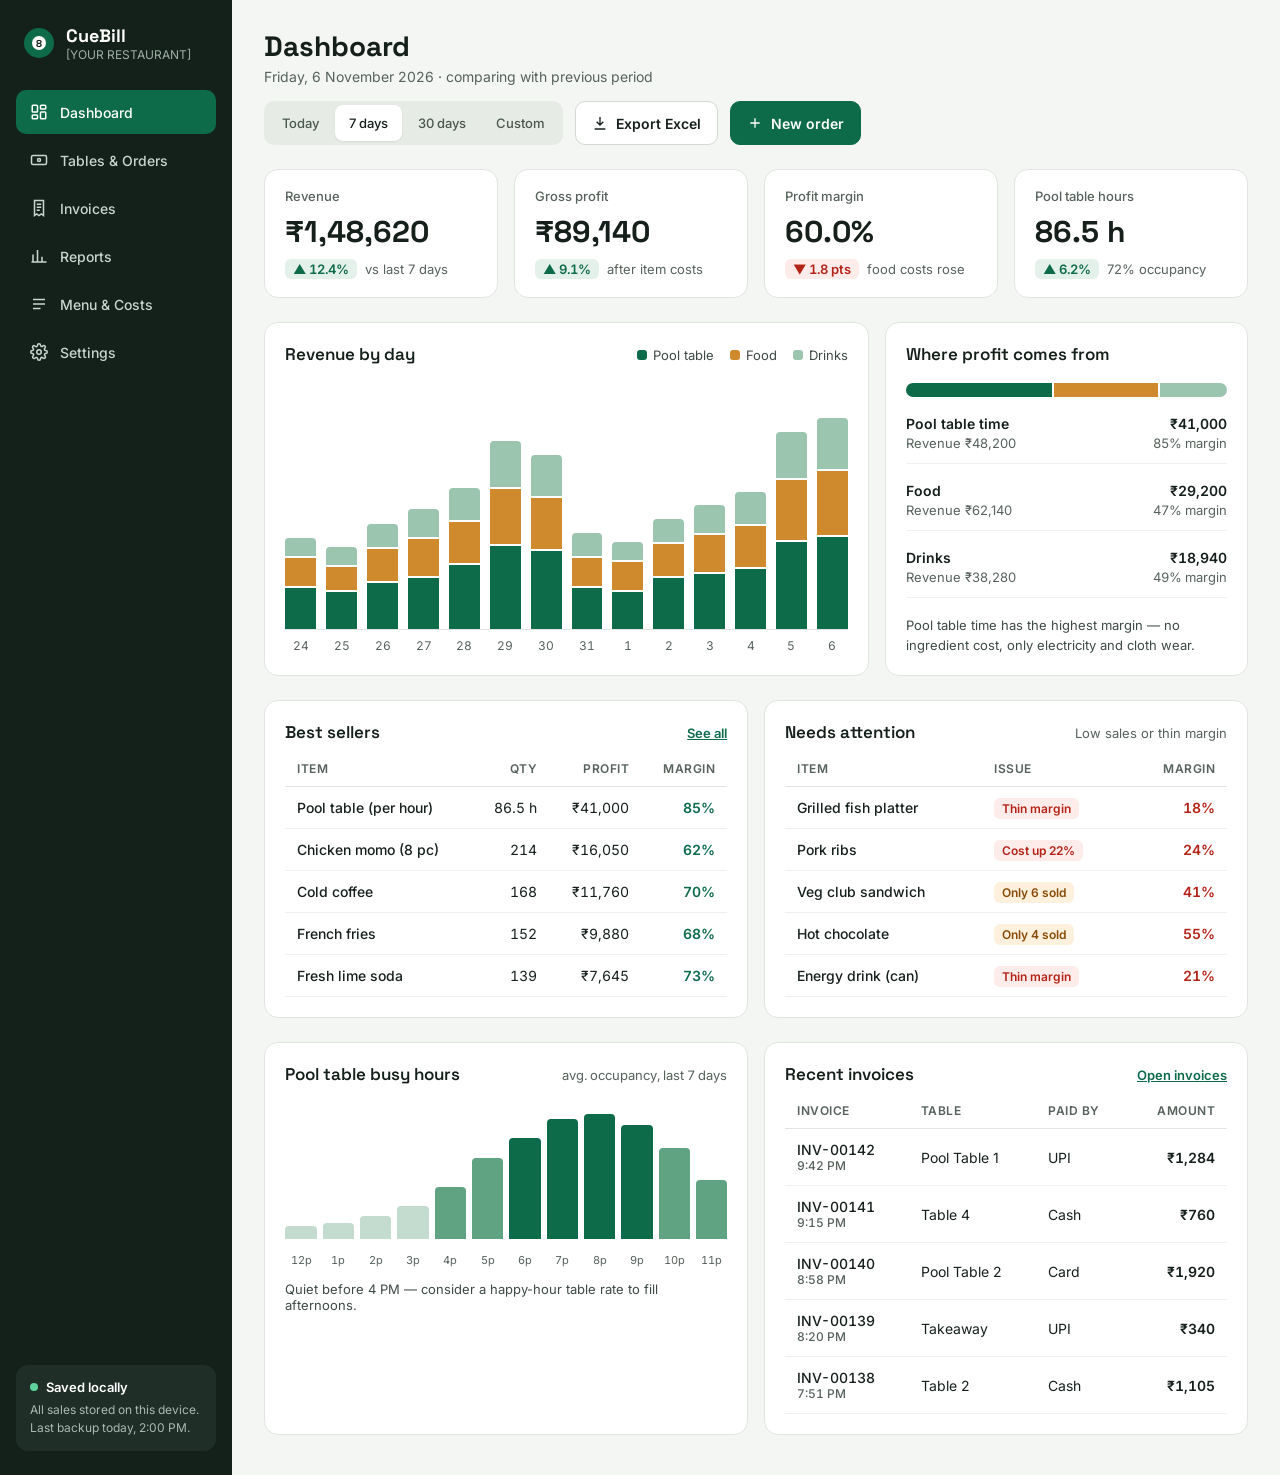
<file: cuebill-design-handoff/design/screens/01-dashboard.html>
<!doctype html>
<html lang="en">
<head>
<meta charset="utf-8">
<meta name="viewport" content="width=device-width, initial-scale=1">
<title>CueBill design reference — 01-dashboard</title>
<!-- Static render of the design canvas artboard Main.dc.html. Reference only: build the real screen in Filament. -->
<link rel="preconnect" href="https://fonts.googleapis.com">
<link href="https://fonts.googleapis.com/css2?family=Inter:wght@400;500;600;700&amp;family=Space+Grotesk:wght@500;600;700&amp;display=swap" rel="stylesheet">
<style>
body{margin:0;background:#F4F6F3}
a{color:#0E6B4A}a:hover{color:#0A4F37}
.nav a{display:flex;align-items:center;gap:12px;padding:11px 14px;border-radius:10px;color:#C9D6CF;text-decoration:none;font-size:14px;font-weight:500;min-height:22px}
.nav a:hover{background:#1F2E27;color:#FFFFFF}
.nav a.on{background:#0E6B4A;color:#FFFFFF}
.card{background:#FFFFFF;border:1px solid #E1E5E0;border-radius:14px}
.num{font-variant-numeric:tabular-nums}
.btn{display:inline-flex;align-items:center;gap:8px;min-height:44px;padding:0 16px;border-radius:10px;font:600 14px Inter,sans-serif;cursor:pointer;text-decoration:none;box-sizing:border-box}
.btn-p{background:#0E6B4A;color:#FFFFFF;border:1px solid #0E6B4A}
.btn-s{background:#FFFFFF;color:#16201B;border:1px solid #D3D9D2}
.seg button{border:0;background:transparent;padding:0 14px;min-height:36px;border-radius:8px;font:500 13px Inter,sans-serif;color:#4A5650;cursor:pointer}
.seg button.on{background:#FFFFFF;color:#16201B;box-shadow:0 1px 2px rgba(0,0,0,.08)}
table{border-collapse:collapse;width:100%}
th{font:600 12px Inter,sans-serif;color:#56625B;text-align:left;padding:10px 12px;border-bottom:1px solid #E1E5E0;text-transform:uppercase;letter-spacing:.04em}
td{font:400 14px Inter,sans-serif;color:#16201B;padding:12px;border-bottom:1px solid #EEF1ED}
</style>
</head>
<body>
<div style="display: flex; flex-wrap: wrap; min-height: 100vh; font-family: Inter, system-ui, sans-serif; color: #16201B">

<aside style="flex: 1 0 232px; max-width: 100%; background: #14201A; padding: 24px 16px; box-sizing: border-box; display: flex; flex-direction: column; gap: 28px">
<div style="display: flex; align-items: center; gap: 10px; padding: 0 6px">
<svg width="34" height="34" viewBox="0 0 34 34" aria-hidden="true"><circle cx="17" cy="17" r="15" fill="#0E6B4A"></circle><circle cx="17" cy="17" r="7" fill="#FFFFFF"></circle><text x="17" y="21" text-anchor="middle" font-family="Space Grotesk" font-weight="700" font-size="10" fill="#14201A">8</text></svg>
<div><div style="font: 700 18px 'Space Grotesk', sans-serif; color: #FFFFFF">CueBill</div><div style="font-size: 12px; color: #9DB0A6">[YOUR RESTAURANT]</div></div>
</div>
<nav class="nav" aria-label="Main" style="display: flex; flex-direction: column; gap: 4px">
<a class="on" href="01-dashboard.html"><svg width="18" height="18" viewBox="0 0 24 24" fill="none" stroke="currentColor" stroke-width="2" aria-hidden="true"><rect x="3" y="3" width="7" height="9" rx="1"></rect><rect x="14" y="3" width="7" height="5" rx="1"></rect><rect x="14" y="12" width="7" height="9" rx="1"></rect><rect x="3" y="16" width="7" height="5" rx="1"></rect></svg>Dashboard</a>
<a href="02-tables-orders.html"><svg width="18" height="18" viewBox="0 0 24 24" fill="none" stroke="currentColor" stroke-width="2" aria-hidden="true"><rect x="2" y="6" width="20" height="12" rx="2"></rect><circle cx="12" cy="12" r="2"></circle></svg>Tables &amp; Orders</a>
<a href="03-checkout-invoice.html"><svg width="18" height="18" viewBox="0 0 24 24" fill="none" stroke="currentColor" stroke-width="2" aria-hidden="true"><path d="M6 2h12v20l-3-2-3 2-3-2-3 2z"></path><path d="M9 7h6M9 11h6M9 15h4"></path></svg>Invoices</a>
<a href="04-reports.html"><svg width="18" height="18" viewBox="0 0 24 24" fill="none" stroke="currentColor" stroke-width="2" aria-hidden="true"><path d="M4 20V10M10 20V4M16 20v-7M22 20H2"></path></svg>Reports</a>
<a href="05-menu-costs.html"><svg width="18" height="18" viewBox="0 0 24 24" fill="none" stroke="currentColor" stroke-width="2" aria-hidden="true"><path d="M4 6h16M4 12h16M4 18h10"></path></svg>Menu &amp; Costs</a>
<a href="06-business-settings.html"><svg width="18" height="18" viewBox="0 0 24 24" fill="none" stroke="currentColor" stroke-width="2" aria-hidden="true"><circle cx="12" cy="12" r="3"></circle><path d="M19.4 15a1.7 1.7 0 0 0 .3 1.8l.1.1a2 2 0 1 1-2.8 2.8l-.1-.1a1.7 1.7 0 0 0-1.8-.3 1.7 1.7 0 0 0-1 1.5V21a2 2 0 1 1-4 0v-.1a1.7 1.7 0 0 0-1.1-1.5 1.7 1.7 0 0 0-1.8.3l-.1.1a2 2 0 1 1-2.8-2.8l.1-.1a1.7 1.7 0 0 0 .3-1.8 1.7 1.7 0 0 0-1.5-1H3a2 2 0 1 1 0-4h.1a1.7 1.7 0 0 0 1.5-1.1 1.7 1.7 0 0 0-.3-1.8l-.1-.1a2 2 0 1 1 2.8-2.8l.1.1a1.7 1.7 0 0 0 1.8.3H9a1.7 1.7 0 0 0 1-1.5V3a2 2 0 1 1 4 0v.1a1.7 1.7 0 0 0 1 1.5 1.7 1.7 0 0 0 1.8-.3l.1-.1a2 2 0 1 1 2.8 2.8l-.1.1a1.7 1.7 0 0 0-.3 1.8V9a1.7 1.7 0 0 0 1.5 1H21a2 2 0 1 1 0 4h-.1a1.7 1.7 0 0 0-1.5 1z"></path></svg>Settings</a>
</nav>
<div style="margin-top: auto; background: #1F2E27; border-radius: 12px; padding: 14px; display: flex; flex-direction: column; gap: 6px">
<div style="display: flex; align-items: center; gap: 8px; font-size: 13px; color: #FFFFFF; font-weight: 600"><span style="width: 8px; height: 8px; border-radius: 50%; background: #5FD39B"></span>Saved locally</div>
<div style="font-size: 12px; color: #A9BAB1; line-height: 1.5">All sales stored on this device. Last backup today, 2:00 PM.</div>
</div>
</aside>

<main style="flex: 999 1 560px; min-width: 0; padding: 28px 32px 40px; box-sizing: border-box; display: flex; flex-direction: column; gap: 24px">

<header style="display: flex; flex-wrap: wrap; align-items: center; justify-content: space-between; gap: 16px">
<div>
<h1 style="margin: 0; font: 700 28px 'Space Grotesk', sans-serif">Dashboard</h1>
<p style="margin: 4px 0 0; font-size: 14px; color: #56625B">Friday, 6 November 2026 · comparing with previous period</p>
</div>
<div style="display: flex; flex-wrap: wrap; gap: 12px; align-items: center">
<div class="seg" role="group" aria-label="Period" style="display: flex; gap: 2px; background: #E7EBE6; padding: 4px; border-radius: 10px">
<button class="">Today</button><button class="on">7 days</button><button class="">30 days</button><button class="">Custom</button>
</div>
<button class="btn btn-s"><svg width="16" height="16" viewBox="0 0 24 24" fill="none" stroke="currentColor" stroke-width="2" aria-hidden="true"><path d="M12 3v12M7 10l5 5 5-5M4 21h16"></path></svg>Export Excel</button>
<a class="btn btn-p" href="02-tables-orders.html"><svg width="16" height="16" viewBox="0 0 24 24" fill="none" stroke="currentColor" stroke-width="2" aria-hidden="true"><path d="M12 5v14M5 12h14"></path></svg>New order</a>
</div>
</header>

<section aria-label="Key figures" style="display: grid; grid-template-columns: repeat(auto-fit, minmax(220px, 1fr)); gap: 16px">

<div class="card" style="padding: 18px 20px; display: flex; flex-direction: column; gap: 8px">
<div style="font-size: 13px; color: #56625B; font-weight: 500">Revenue</div>
<div class="num" style="font: 700 30px 'Space Grotesk', sans-serif">₹1,48,620</div>
<div style="display: flex; align-items: center; gap: 8px; font-size: 13px">
<span class="num" style="color: #0E6B4A; font-weight: 600; background: #E4F1EA; padding: 2px 8px; border-radius: 6px">▲ 12.4%</span><span style="color: #56625B">vs last 7 days</span>
</div>
</div>

<div class="card" style="padding: 18px 20px; display: flex; flex-direction: column; gap: 8px">
<div style="font-size: 13px; color: #56625B; font-weight: 500">Gross profit</div>
<div class="num" style="font: 700 30px 'Space Grotesk', sans-serif">₹89,140</div>
<div style="display: flex; align-items: center; gap: 8px; font-size: 13px">
<span class="num" style="color: #0E6B4A; font-weight: 600; background: #E4F1EA; padding: 2px 8px; border-radius: 6px">▲ 9.1%</span><span style="color: #56625B">after item costs</span>
</div>
</div>

<div class="card" style="padding: 18px 20px; display: flex; flex-direction: column; gap: 8px">
<div style="font-size: 13px; color: #56625B; font-weight: 500">Profit margin</div>
<div class="num" style="font: 700 30px 'Space Grotesk', sans-serif">60.0%</div>
<div style="display: flex; align-items: center; gap: 8px; font-size: 13px">
<span class="num" style="color: #B42318; font-weight: 600; background: #FDECEA; padding: 2px 8px; border-radius: 6px">▼ 1.8 pts</span><span style="color: #56625B">food costs rose</span>
</div>
</div>

<div class="card" style="padding: 18px 20px; display: flex; flex-direction: column; gap: 8px">
<div style="font-size: 13px; color: #56625B; font-weight: 500">Pool table hours</div>
<div class="num" style="font: 700 30px 'Space Grotesk', sans-serif">86.5 h</div>
<div style="display: flex; align-items: center; gap: 8px; font-size: 13px">
<span class="num" style="color: #0E6B4A; font-weight: 600; background: #E4F1EA; padding: 2px 8px; border-radius: 6px">▲ 6.2%</span><span style="color: #56625B">72% occupancy</span>
</div>
</div>

</section>

<section style="display: flex; flex-wrap: wrap; gap: 16px">
<div class="card" style="flex: 2 1 560px; min-width: 0; padding: 20px; display: flex; flex-direction: column; gap: 16px">
<div style="display: flex; flex-wrap: wrap; justify-content: space-between; gap: 12px; align-items: baseline">
<h2 style="margin: 0; font: 600 17px 'Space Grotesk', sans-serif">Revenue by day</h2>
<div style="display: flex; gap: 16px; font-size: 13px; color: #3E4A44">
<span style="display: flex; align-items: center; gap: 6px"><span style="width: 10px; height: 10px; border-radius: 3px; background: #0E6B4A"></span>Pool table</span>
<span style="display: flex; align-items: center; gap: 6px"><span style="width: 10px; height: 10px; border-radius: 3px; background: #D08A2E"></span>Food</span>
<span style="display: flex; align-items: center; gap: 6px"><span style="width: 10px; height: 10px; border-radius: 3px; background: #9CC5B0"></span>Drinks</span>
</div>
</div>
<div style="overflow-x: auto">
<div style="display: flex; align-items: flex-end; gap: 10px; height: 240px; min-width: 560px; border-bottom: 1px solid #E1E5E0; padding-top: 8px">

<div style="flex: 1; display: flex; flex-direction: column; align-items: center; gap: 6px; height: 100%; justify-content: flex-end" title="Pool ₹3600 · Food ₹2400 · Drinks ₹1600">
<div style="width: 100%; max-width: 36px; display: flex; flex-direction: column; gap: 2px">
<div style="height: 18px; background: #9CC5B0; border-radius: 4px 4px 0 0"></div><div style="height: 28px; background: #D08A2E"></div><div style="height: 41px; background: #0E6B4A"></div>
</div>
</div>

<div style="flex: 1; display: flex; flex-direction: column; align-items: center; gap: 6px; height: 100%; justify-content: flex-end" title="Pool ₹3200 · Food ₹2000 · Drinks ₹1600">
<div style="width: 100%; max-width: 36px; display: flex; flex-direction: column; gap: 2px">
<div style="height: 18px; background: #9CC5B0; border-radius: 4px 4px 0 0"></div><div style="height: 23px; background: #D08A2E"></div><div style="height: 37px; background: #0E6B4A"></div>
</div>
</div>

<div style="flex: 1; display: flex; flex-direction: column; align-items: center; gap: 6px; height: 100%; justify-content: flex-end" title="Pool ₹4000 · Food ₹2800 · Drinks ₹2000">
<div style="width: 100%; max-width: 36px; display: flex; flex-direction: column; gap: 2px">
<div style="height: 23px; background: #9CC5B0; border-radius: 4px 4px 0 0"></div><div style="height: 32px; background: #D08A2E"></div><div style="height: 46px; background: #0E6B4A"></div>
</div>
</div>

<div style="flex: 1; display: flex; flex-direction: column; align-items: center; gap: 6px; height: 100%; justify-content: flex-end" title="Pool ₹4400 · Food ₹3200 · Drinks ₹2400">
<div style="width: 100%; max-width: 36px; display: flex; flex-direction: column; gap: 2px">
<div style="height: 28px; background: #9CC5B0; border-radius: 4px 4px 0 0"></div><div style="height: 37px; background: #D08A2E"></div><div style="height: 51px; background: #0E6B4A"></div>
</div>
</div>

<div style="flex: 1; display: flex; flex-direction: column; align-items: center; gap: 6px; height: 100%; justify-content: flex-end" title="Pool ₹5600 · Food ₹3600 · Drinks ₹2800">
<div style="width: 100%; max-width: 36px; display: flex; flex-direction: column; gap: 2px">
<div style="height: 32px; background: #9CC5B0; border-radius: 4px 4px 0 0"></div><div style="height: 41px; background: #D08A2E"></div><div style="height: 64px; background: #0E6B4A"></div>
</div>
</div>

<div style="flex: 1; display: flex; flex-direction: column; align-items: center; gap: 6px; height: 100%; justify-content: flex-end" title="Pool ₹7200 · Food ₹4800 · Drinks ₹4000">
<div style="width: 100%; max-width: 36px; display: flex; flex-direction: column; gap: 2px">
<div style="height: 46px; background: #9CC5B0; border-radius: 4px 4px 0 0"></div><div style="height: 55px; background: #D08A2E"></div><div style="height: 83px; background: #0E6B4A"></div>
</div>
</div>

<div style="flex: 1; display: flex; flex-direction: column; align-items: center; gap: 6px; height: 100%; justify-content: flex-end" title="Pool ₹6800 · Food ₹4400 · Drinks ₹3600">
<div style="width: 100%; max-width: 36px; display: flex; flex-direction: column; gap: 2px">
<div style="height: 41px; background: #9CC5B0; border-radius: 4px 4px 0 0"></div><div style="height: 51px; background: #D08A2E"></div><div style="height: 78px; background: #0E6B4A"></div>
</div>
</div>

<div style="flex: 1; display: flex; flex-direction: column; align-items: center; gap: 6px; height: 100%; justify-content: flex-end" title="Pool ₹3600 · Food ₹2400 · Drinks ₹2000">
<div style="width: 100%; max-width: 36px; display: flex; flex-direction: column; gap: 2px">
<div style="height: 23px; background: #9CC5B0; border-radius: 4px 4px 0 0"></div><div style="height: 28px; background: #D08A2E"></div><div style="height: 41px; background: #0E6B4A"></div>
</div>
</div>

<div style="flex: 1; display: flex; flex-direction: column; align-items: center; gap: 6px; height: 100%; justify-content: flex-end" title="Pool ₹3200 · Food ₹2400 · Drinks ₹1600">
<div style="width: 100%; max-width: 36px; display: flex; flex-direction: column; gap: 2px">
<div style="height: 18px; background: #9CC5B0; border-radius: 4px 4px 0 0"></div><div style="height: 28px; background: #D08A2E"></div><div style="height: 37px; background: #0E6B4A"></div>
</div>
</div>

<div style="flex: 1; display: flex; flex-direction: column; align-items: center; gap: 6px; height: 100%; justify-content: flex-end" title="Pool ₹4400 · Food ₹2800 · Drinks ₹2000">
<div style="width: 100%; max-width: 36px; display: flex; flex-direction: column; gap: 2px">
<div style="height: 23px; background: #9CC5B0; border-radius: 4px 4px 0 0"></div><div style="height: 32px; background: #D08A2E"></div><div style="height: 51px; background: #0E6B4A"></div>
</div>
</div>

<div style="flex: 1; display: flex; flex-direction: column; align-items: center; gap: 6px; height: 100%; justify-content: flex-end" title="Pool ₹4800 · Food ₹3200 · Drinks ₹2400">
<div style="width: 100%; max-width: 36px; display: flex; flex-direction: column; gap: 2px">
<div style="height: 28px; background: #9CC5B0; border-radius: 4px 4px 0 0"></div><div style="height: 37px; background: #D08A2E"></div><div style="height: 55px; background: #0E6B4A"></div>
</div>
</div>

<div style="flex: 1; display: flex; flex-direction: column; align-items: center; gap: 6px; height: 100%; justify-content: flex-end" title="Pool ₹5200 · Food ₹3600 · Drinks ₹2800">
<div style="width: 100%; max-width: 36px; display: flex; flex-direction: column; gap: 2px">
<div style="height: 32px; background: #9CC5B0; border-radius: 4px 4px 0 0"></div><div style="height: 41px; background: #D08A2E"></div><div style="height: 60px; background: #0E6B4A"></div>
</div>
</div>

<div style="flex: 1; display: flex; flex-direction: column; align-items: center; gap: 6px; height: 100%; justify-content: flex-end" title="Pool ₹7600 · Food ₹5200 · Drinks ₹4000">
<div style="width: 100%; max-width: 36px; display: flex; flex-direction: column; gap: 2px">
<div style="height: 46px; background: #9CC5B0; border-radius: 4px 4px 0 0"></div><div style="height: 60px; background: #D08A2E"></div><div style="height: 87px; background: #0E6B4A"></div>
</div>
</div>

<div style="flex: 1; display: flex; flex-direction: column; align-items: center; gap: 6px; height: 100%; justify-content: flex-end" title="Pool ₹8000 · Food ₹5600 · Drinks ₹4400">
<div style="width: 100%; max-width: 36px; display: flex; flex-direction: column; gap: 2px">
<div style="height: 51px; background: #9CC5B0; border-radius: 4px 4px 0 0"></div><div style="height: 64px; background: #D08A2E"></div><div style="height: 92px; background: #0E6B4A"></div>
</div>
</div>

</div>
<div style="display: flex; gap: 10px; min-width: 560px; padding-top: 8px">
<div class="num" style="flex: 1; text-align: center; font-size: 12px; color: #56625B">24</div><div class="num" style="flex: 1; text-align: center; font-size: 12px; color: #56625B">25</div><div class="num" style="flex: 1; text-align: center; font-size: 12px; color: #56625B">26</div><div class="num" style="flex: 1; text-align: center; font-size: 12px; color: #56625B">27</div><div class="num" style="flex: 1; text-align: center; font-size: 12px; color: #56625B">28</div><div class="num" style="flex: 1; text-align: center; font-size: 12px; color: #56625B">29</div><div class="num" style="flex: 1; text-align: center; font-size: 12px; color: #56625B">30</div><div class="num" style="flex: 1; text-align: center; font-size: 12px; color: #56625B">31</div><div class="num" style="flex: 1; text-align: center; font-size: 12px; color: #56625B">1</div><div class="num" style="flex: 1; text-align: center; font-size: 12px; color: #56625B">2</div><div class="num" style="flex: 1; text-align: center; font-size: 12px; color: #56625B">3</div><div class="num" style="flex: 1; text-align: center; font-size: 12px; color: #56625B">4</div><div class="num" style="flex: 1; text-align: center; font-size: 12px; color: #56625B">5</div><div class="num" style="flex: 1; text-align: center; font-size: 12px; color: #56625B">6</div>
</div>
</div>
</div>

<div class="card" style="flex: 1 1 320px; padding: 20px; display: flex; flex-direction: column; gap: 18px; min-width: 0">
<h2 style="margin: 0; font: 600 17px 'Space Grotesk', sans-serif">Where profit comes from</h2>
<div style="display: flex; height: 14px; border-radius: 7px; overflow: hidden; gap: 2px">
<div style="width: 46%; background: #0E6B4A"></div><div style="width: 33%; background: #D08A2E"></div><div style="width: 21%; background: #9CC5B0"></div>
</div>

<div style="display: flex; justify-content: space-between; gap: 12px; padding-bottom: 12px; border-bottom: 1px solid #EEF1ED">
<div style="display: flex; flex-direction: column; gap: 3px"><span style="font-weight: 600; font-size: 14px">Pool table time</span><span style="font-size: 13px; color: #56625B">Revenue ₹48,200</span></div>
<div style="text-align: right; display: flex; flex-direction: column; gap: 3px"><span class="num" style="font-weight: 600; font-size: 14px">₹41,000</span><span class="num" style="font-size: 13px; color: #56625B">85% margin</span></div>
</div>

<div style="display: flex; justify-content: space-between; gap: 12px; padding-bottom: 12px; border-bottom: 1px solid #EEF1ED">
<div style="display: flex; flex-direction: column; gap: 3px"><span style="font-weight: 600; font-size: 14px">Food</span><span style="font-size: 13px; color: #56625B">Revenue ₹62,140</span></div>
<div style="text-align: right; display: flex; flex-direction: column; gap: 3px"><span class="num" style="font-weight: 600; font-size: 14px">₹29,200</span><span class="num" style="font-size: 13px; color: #56625B">47% margin</span></div>
</div>

<div style="display: flex; justify-content: space-between; gap: 12px; padding-bottom: 12px; border-bottom: 1px solid #EEF1ED">
<div style="display: flex; flex-direction: column; gap: 3px"><span style="font-weight: 600; font-size: 14px">Drinks</span><span style="font-size: 13px; color: #56625B">Revenue ₹38,280</span></div>
<div style="text-align: right; display: flex; flex-direction: column; gap: 3px"><span class="num" style="font-weight: 600; font-size: 14px">₹18,940</span><span class="num" style="font-size: 13px; color: #56625B">49% margin</span></div>
</div>

<p style="margin: 0; font-size: 13px; color: #3E4A44; line-height: 1.5">Pool table time has the highest margin — no ingredient cost, only electricity and cloth wear.</p>
</div>
</section>

<section style="display: grid; grid-template-columns: repeat(auto-fit, minmax(min(420px, 100%), 1fr)); gap: 16px">
<div class="card" style="padding: 20px; min-width: 0">
<div style="display: flex; justify-content: space-between; align-items: baseline; margin-bottom: 8px"><h2 style="margin: 0; font: 600 17px 'Space Grotesk', sans-serif">Best sellers</h2><a href="04-reports.html" style="font-size: 13px; font-weight: 600">See all</a></div>
<div style="overflow-x: auto"><table>
<thead><tr><th>Item</th><th style="text-align: right">Qty</th><th style="text-align: right">Profit</th><th style="text-align: right">Margin</th></tr></thead>
<tbody><tr><td style="font-weight: 500">Pool table (per hour)</td><td class="num" style="text-align: right">86.5 h</td><td class="num" style="text-align: right">₹41,000</td><td class="num" style="text-align: right; color: #0E6B4A; font-weight: 600">85%</td></tr><tr><td style="font-weight: 500">Chicken momo (8 pc)</td><td class="num" style="text-align: right">214</td><td class="num" style="text-align: right">₹16,050</td><td class="num" style="text-align: right; color: #0E6B4A; font-weight: 600">62%</td></tr><tr><td style="font-weight: 500">Cold coffee</td><td class="num" style="text-align: right">168</td><td class="num" style="text-align: right">₹11,760</td><td class="num" style="text-align: right; color: #0E6B4A; font-weight: 600">70%</td></tr><tr><td style="font-weight: 500">French fries</td><td class="num" style="text-align: right">152</td><td class="num" style="text-align: right">₹9,880</td><td class="num" style="text-align: right; color: #0E6B4A; font-weight: 600">68%</td></tr><tr><td style="font-weight: 500">Fresh lime soda</td><td class="num" style="text-align: right">139</td><td class="num" style="text-align: right">₹7,645</td><td class="num" style="text-align: right; color: #0E6B4A; font-weight: 600">73%</td></tr></tbody>
</table></div>
</div>
<div class="card" style="padding: 20px; min-width: 0">
<div style="display: flex; justify-content: space-between; align-items: baseline; margin-bottom: 8px"><h2 style="margin: 0; font: 600 17px 'Space Grotesk', sans-serif">Needs attention</h2><span style="font-size: 13px; color: #56625B">Low sales or thin margin</span></div>
<div style="overflow-x: auto"><table>
<thead><tr><th>Item</th><th>Issue</th><th style="text-align: right">Margin</th></tr></thead>
<tbody><tr><td style="font-weight: 500">Grilled fish platter</td><td><span style="font-size: 12px; font-weight: 600; color: #B42318; background: #FDECEA; padding: 3px 8px; border-radius: 6px">Thin margin</span></td><td class="num" style="text-align: right; color: #B42318; font-weight: 600">18%</td></tr><tr><td style="font-weight: 500">Pork ribs</td><td><span style="font-size: 12px; font-weight: 600; color: #B42318; background: #FDECEA; padding: 3px 8px; border-radius: 6px">Cost up 22%</span></td><td class="num" style="text-align: right; color: #B42318; font-weight: 600">24%</td></tr><tr><td style="font-weight: 500">Veg club sandwich</td><td><span style="font-size: 12px; font-weight: 600; color: #8A4B08; background: #FDF1DD; padding: 3px 8px; border-radius: 6px">Only 6 sold</span></td><td class="num" style="text-align: right; color: #B42318; font-weight: 600">41%</td></tr><tr><td style="font-weight: 500">Hot chocolate</td><td><span style="font-size: 12px; font-weight: 600; color: #8A4B08; background: #FDF1DD; padding: 3px 8px; border-radius: 6px">Only 4 sold</span></td><td class="num" style="text-align: right; color: #B42318; font-weight: 600">55%</td></tr><tr><td style="font-weight: 500">Energy drink (can)</td><td><span style="font-size: 12px; font-weight: 600; color: #B42318; background: #FDECEA; padding: 3px 8px; border-radius: 6px">Thin margin</span></td><td class="num" style="text-align: right; color: #B42318; font-weight: 600">21%</td></tr></tbody>
</table></div>
</div>
</section>

<section style="display: grid; grid-template-columns: repeat(auto-fit, minmax(min(420px, 100%), 1fr)); gap: 16px">
<div class="card" style="padding: 20px; display: flex; flex-direction: column; gap: 14px; min-width: 0">
<div style="display: flex; justify-content: space-between; align-items: baseline"><h2 style="margin: 0; font: 600 17px 'Space Grotesk', sans-serif">Pool table busy hours</h2><span class="num" style="font-size: 13px; color: #56625B">avg. occupancy, last 7 days</span></div>
<div style="display: flex; align-items: flex-end; gap: 6px; height: 140px">
<div style="flex: 1; display: flex; flex-direction: column; justify-content: flex-end; height: 100%" title="10% occupied"><div style="height: 13px; border-radius: 4px 4px 0 0; background: #C4DCCF"></div></div><div style="flex: 1; display: flex; flex-direction: column; justify-content: flex-end; height: 100%" title="12% occupied"><div style="height: 16px; border-radius: 4px 4px 0 0; background: #C4DCCF"></div></div><div style="flex: 1; display: flex; flex-direction: column; justify-content: flex-end; height: 100%" title="18% occupied"><div style="height: 23px; border-radius: 4px 4px 0 0; background: #C4DCCF"></div></div><div style="flex: 1; display: flex; flex-direction: column; justify-content: flex-end; height: 100%" title="25% occupied"><div style="height: 33px; border-radius: 4px 4px 0 0; background: #C4DCCF"></div></div><div style="flex: 1; display: flex; flex-direction: column; justify-content: flex-end; height: 100%" title="40% occupied"><div style="height: 52px; border-radius: 4px 4px 0 0; background: #5FA383"></div></div><div style="flex: 1; display: flex; flex-direction: column; justify-content: flex-end; height: 100%" title="62% occupied"><div style="height: 81px; border-radius: 4px 4px 0 0; background: #5FA383"></div></div><div style="flex: 1; display: flex; flex-direction: column; justify-content: flex-end; height: 100%" title="78% occupied"><div style="height: 101px; border-radius: 4px 4px 0 0; background: #0E6B4A"></div></div><div style="flex: 1; display: flex; flex-direction: column; justify-content: flex-end; height: 100%" title="92% occupied"><div style="height: 120px; border-radius: 4px 4px 0 0; background: #0E6B4A"></div></div><div style="flex: 1; display: flex; flex-direction: column; justify-content: flex-end; height: 100%" title="96% occupied"><div style="height: 125px; border-radius: 4px 4px 0 0; background: #0E6B4A"></div></div><div style="flex: 1; display: flex; flex-direction: column; justify-content: flex-end; height: 100%" title="88% occupied"><div style="height: 114px; border-radius: 4px 4px 0 0; background: #0E6B4A"></div></div><div style="flex: 1; display: flex; flex-direction: column; justify-content: flex-end; height: 100%" title="70% occupied"><div style="height: 91px; border-radius: 4px 4px 0 0; background: #5FA383"></div></div><div style="flex: 1; display: flex; flex-direction: column; justify-content: flex-end; height: 100%" title="45% occupied"><div style="height: 59px; border-radius: 4px 4px 0 0; background: #5FA383"></div></div>
</div>
<div style="display: flex; gap: 6px"><div class="num" style="flex: 1; text-align: center; font-size: 11px; color: #56625B">12p</div><div class="num" style="flex: 1; text-align: center; font-size: 11px; color: #56625B">1p</div><div class="num" style="flex: 1; text-align: center; font-size: 11px; color: #56625B">2p</div><div class="num" style="flex: 1; text-align: center; font-size: 11px; color: #56625B">3p</div><div class="num" style="flex: 1; text-align: center; font-size: 11px; color: #56625B">4p</div><div class="num" style="flex: 1; text-align: center; font-size: 11px; color: #56625B">5p</div><div class="num" style="flex: 1; text-align: center; font-size: 11px; color: #56625B">6p</div><div class="num" style="flex: 1; text-align: center; font-size: 11px; color: #56625B">7p</div><div class="num" style="flex: 1; text-align: center; font-size: 11px; color: #56625B">8p</div><div class="num" style="flex: 1; text-align: center; font-size: 11px; color: #56625B">9p</div><div class="num" style="flex: 1; text-align: center; font-size: 11px; color: #56625B">10p</div><div class="num" style="flex: 1; text-align: center; font-size: 11px; color: #56625B">11p</div></div>
<p style="margin: 0; font-size: 13px; color: #3E4A44">Quiet before 4 PM — consider a happy-hour table rate to fill afternoons.</p>
</div>
<div class="card" style="padding: 20px; min-width: 0">
<div style="display: flex; justify-content: space-between; align-items: baseline; margin-bottom: 8px"><h2 style="margin: 0; font: 600 17px 'Space Grotesk', sans-serif">Recent invoices</h2><a href="03-checkout-invoice.html" style="font-size: 13px; font-weight: 600">Open invoices</a></div>
<div style="overflow-x: auto"><table>
<thead><tr><th>Invoice</th><th>Table</th><th>Paid by</th><th style="text-align: right">Amount</th></tr></thead>
<tbody><tr><td class="num" style="font-weight: 500">INV-00142<div style="font-size: 12px; color: #56625B">9:42 PM</div></td><td>Pool Table 1</td><td>UPI</td><td class="num" style="text-align: right; font-weight: 600">₹1,284</td></tr><tr><td class="num" style="font-weight: 500">INV-00141<div style="font-size: 12px; color: #56625B">9:15 PM</div></td><td>Table 4</td><td>Cash</td><td class="num" style="text-align: right; font-weight: 600">₹760</td></tr><tr><td class="num" style="font-weight: 500">INV-00140<div style="font-size: 12px; color: #56625B">8:58 PM</div></td><td>Pool Table 2</td><td>Card</td><td class="num" style="text-align: right; font-weight: 600">₹1,920</td></tr><tr><td class="num" style="font-weight: 500">INV-00139<div style="font-size: 12px; color: #56625B">8:20 PM</div></td><td>Takeaway</td><td>UPI</td><td class="num" style="text-align: right; font-weight: 600">₹340</td></tr><tr><td class="num" style="font-weight: 500">INV-00138<div style="font-size: 12px; color: #56625B">7:51 PM</div></td><td>Table 2</td><td>Cash</td><td class="num" style="text-align: right; font-weight: 600">₹1,105</td></tr></tbody>
</table></div>
</div>
</section>

</main>
</div>
</body>
</html>
</file>
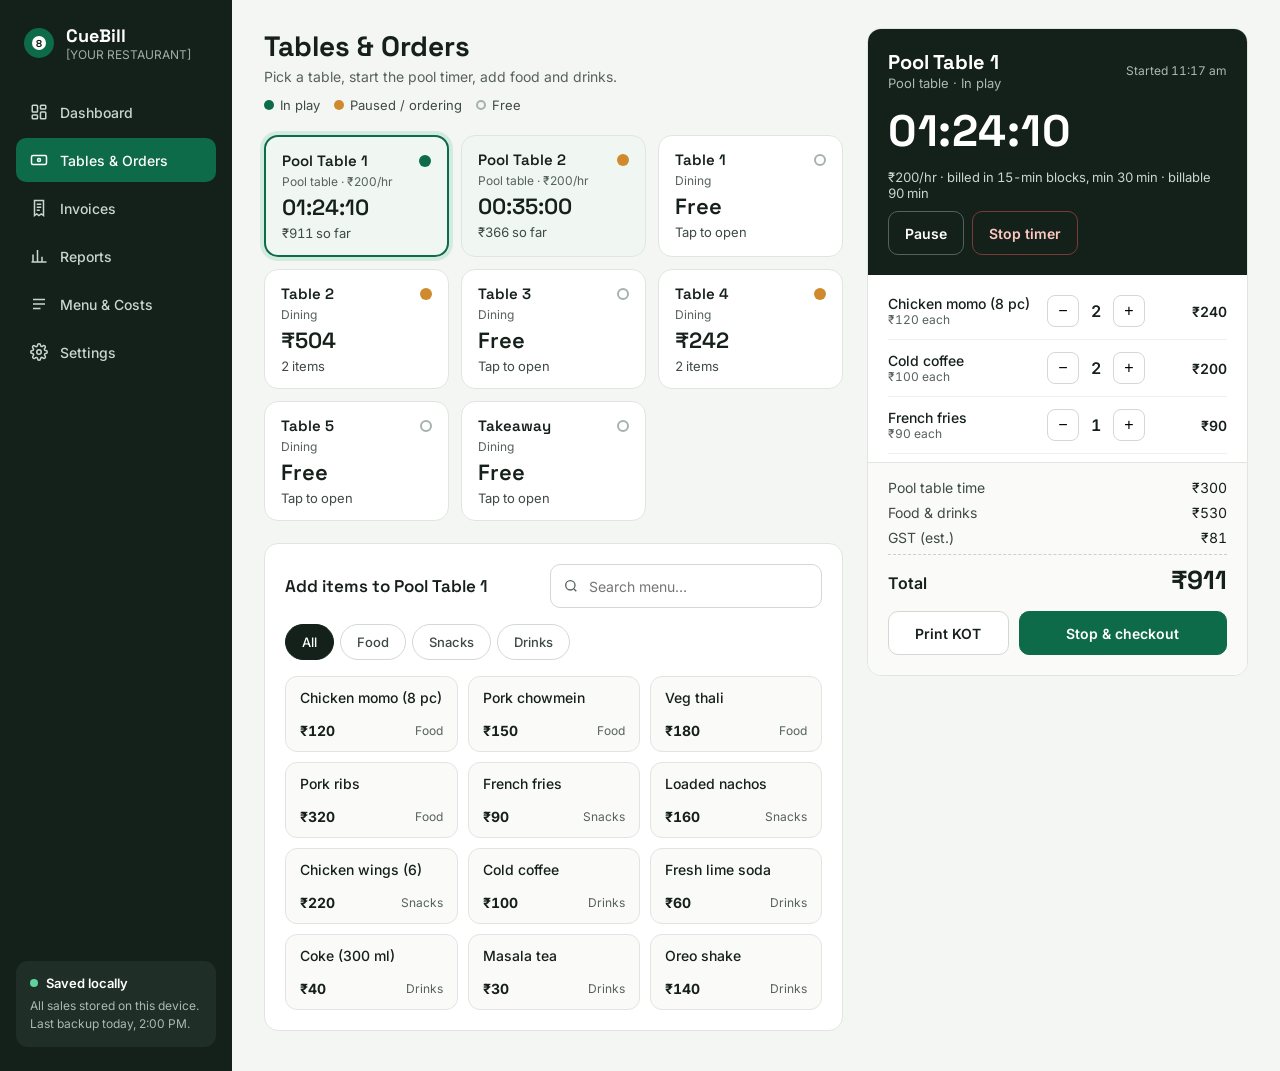
<file: cuebill-design-handoff/design/screens/02-tables-orders.html>
<!doctype html>
<html lang="en">
<head>
<meta charset="utf-8">
<meta name="viewport" content="width=device-width, initial-scale=1">
<title>CueBill design reference — 02-tables-orders</title>
<!-- Static render of the design canvas artboard Tables.dc.html. Reference only: build the real screen in Filament. -->
<link rel="preconnect" href="https://fonts.googleapis.com">
<link href="https://fonts.googleapis.com/css2?family=Inter:wght@400;500;600;700&amp;family=Space+Grotesk:wght@500;600;700&amp;display=swap" rel="stylesheet">
<style>
body{margin:0;background:#F4F6F3}
a{color:#0E6B4A}a:hover{color:#0A4F37}
.nav a{display:flex;align-items:center;gap:12px;padding:11px 14px;border-radius:10px;color:#C9D6CF;text-decoration:none;font-size:14px;font-weight:500;min-height:22px}
.nav a:hover{background:#1F2E27;color:#FFFFFF}
.nav a.on{background:#0E6B4A;color:#FFFFFF}
.card{background:#FFFFFF;border:1px solid #E1E5E0;border-radius:14px}
.num{font-variant-numeric:tabular-nums}
.btn{display:inline-flex;align-items:center;gap:8px;min-height:44px;padding:0 16px;border-radius:10px;font:600 14px Inter,sans-serif;cursor:pointer;text-decoration:none;box-sizing:border-box}
.btn-p{background:#0E6B4A;color:#FFFFFF;border:1px solid #0E6B4A}
.btn-s{background:#FFFFFF;color:#16201B;border:1px solid #D3D9D2}
.seg button{border:0;background:transparent;padding:0 14px;min-height:36px;border-radius:8px;font:500 13px Inter,sans-serif;color:#4A5650;cursor:pointer}
.seg button.on{background:#FFFFFF;color:#16201B;box-shadow:0 1px 2px rgba(0,0,0,.08)}
table{border-collapse:collapse;width:100%}
th{font:600 12px Inter,sans-serif;color:#56625B;text-align:left;padding:10px 12px;border-bottom:1px solid #E1E5E0;text-transform:uppercase;letter-spacing:.04em}
td{font:400 14px Inter,sans-serif;color:#16201B;padding:12px;border-bottom:1px solid #EEF1ED}
</style>
</head>
<body>
<div style="display: flex; flex-wrap: wrap; min-height: 100vh; font-family: Inter, system-ui, sans-serif; color: #16201B">
<aside style="flex: 1 0 232px; max-width: 100%; background: #14201A; padding: 24px 16px; box-sizing: border-box; display: flex; flex-direction: column; gap: 28px">
<div style="display: flex; align-items: center; gap: 10px; padding: 0 6px">
<svg width="34" height="34" viewBox="0 0 34 34" aria-hidden="true"><circle cx="17" cy="17" r="15" fill="#0E6B4A"></circle><circle cx="17" cy="17" r="7" fill="#FFFFFF"></circle><text x="17" y="21" text-anchor="middle" font-family="Space Grotesk" font-weight="700" font-size="10" fill="#14201A">8</text></svg>
<div><div style="font: 700 18px 'Space Grotesk', sans-serif; color: #FFFFFF">CueBill</div><div style="font-size: 12px; color: #9DB0A6">[YOUR RESTAURANT]</div></div>
</div>
<nav class="nav" aria-label="Main" style="display: flex; flex-direction: column; gap: 4px">
<a href="01-dashboard.html"><svg width="18" height="18" viewBox="0 0 24 24" fill="none" stroke="currentColor" stroke-width="2" aria-hidden="true"><rect x="3" y="3" width="7" height="9" rx="1"></rect><rect x="14" y="3" width="7" height="5" rx="1"></rect><rect x="14" y="12" width="7" height="9" rx="1"></rect><rect x="3" y="16" width="7" height="5" rx="1"></rect></svg>Dashboard</a>
<a class="on" href="02-tables-orders.html"><svg width="18" height="18" viewBox="0 0 24 24" fill="none" stroke="currentColor" stroke-width="2" aria-hidden="true"><rect x="2" y="6" width="20" height="12" rx="2"></rect><circle cx="12" cy="12" r="2"></circle></svg>Tables &amp; Orders</a>
<a href="03-checkout-invoice.html"><svg width="18" height="18" viewBox="0 0 24 24" fill="none" stroke="currentColor" stroke-width="2" aria-hidden="true"><path d="M6 2h12v20l-3-2-3 2-3-2-3 2z"></path><path d="M9 7h6M9 11h6M9 15h4"></path></svg>Invoices</a>
<a href="04-reports.html"><svg width="18" height="18" viewBox="0 0 24 24" fill="none" stroke="currentColor" stroke-width="2" aria-hidden="true"><path d="M4 20V10M10 20V4M16 20v-7M22 20H2"></path></svg>Reports</a>
<a href="05-menu-costs.html"><svg width="18" height="18" viewBox="0 0 24 24" fill="none" stroke="currentColor" stroke-width="2" aria-hidden="true"><path d="M4 6h16M4 12h16M4 18h10"></path></svg>Menu &amp; Costs</a>
<a href="06-business-settings.html"><svg width="18" height="18" viewBox="0 0 24 24" fill="none" stroke="currentColor" stroke-width="2" aria-hidden="true"><circle cx="12" cy="12" r="3"></circle><path d="M19.4 15a1.7 1.7 0 0 0 .3 1.8l.1.1a2 2 0 1 1-2.8 2.8l-.1-.1a1.7 1.7 0 0 0-1.8-.3 1.7 1.7 0 0 0-1 1.5V21a2 2 0 1 1-4 0v-.1a1.7 1.7 0 0 0-1.1-1.5 1.7 1.7 0 0 0-1.8.3l-.1.1a2 2 0 1 1-2.8-2.8l.1-.1a1.7 1.7 0 0 0 .3-1.8 1.7 1.7 0 0 0-1.5-1H3a2 2 0 1 1 0-4h.1a1.7 1.7 0 0 0 1.5-1.1 1.7 1.7 0 0 0-.3-1.8l-.1-.1a2 2 0 1 1 2.8-2.8l.1.1a1.7 1.7 0 0 0 1.8.3H9a1.7 1.7 0 0 0 1-1.5V3a2 2 0 1 1 4 0v.1a1.7 1.7 0 0 0 1 1.5 1.7 1.7 0 0 0 1.8-.3l.1-.1a2 2 0 1 1 2.8 2.8l-.1.1a1.7 1.7 0 0 0-.3 1.8V9a1.7 1.7 0 0 0 1.5 1H21a2 2 0 1 1 0 4h-.1a1.7 1.7 0 0 0-1.5 1z"></path></svg>Settings</a>
</nav>
<div style="margin-top: auto; background: #1F2E27; border-radius: 12px; padding: 14px; display: flex; flex-direction: column; gap: 6px">
<div style="display: flex; align-items: center; gap: 8px; font-size: 13px; color: #FFFFFF; font-weight: 600"><span style="width: 8px; height: 8px; border-radius: 50%; background: #5FD39B"></span>Saved locally</div>
<div style="font-size: 12px; color: #A9BAB1; line-height: 1.5">All sales stored on this device. Last backup today, 2:00 PM.</div>
</div>
</aside>
<main style="flex: 999 1 560px; min-width: 0; padding: 28px 32px 40px; box-sizing: border-box; display: flex; flex-wrap: wrap; gap: 24px; align-items: flex-start">

<div style="flex: 3 1 520px; min-width: 0; display: flex; flex-direction: column; gap: 22px">
<header style="display: flex; flex-wrap: wrap; justify-content: space-between; align-items: center; gap: 12px">
<div><h1 style="margin: 0; font: 700 28px 'Space Grotesk', sans-serif">Tables &amp; Orders</h1><p style="margin: 4px 0 0; font-size: 14px; color: #56625B">Pick a table, start the pool timer, add food and drinks.</p></div>
<div style="display: flex; gap: 14px; font-size: 13px; color: #3E4A44; flex-wrap: wrap">
<span style="display: flex; align-items: center; gap: 6px"><span style="width: 10px; height: 10px; border-radius: 50%; background: #0E6B4A"></span>In play</span>
<span style="display: flex; align-items: center; gap: 6px"><span style="width: 10px; height: 10px; border-radius: 50%; background: #D08A2E"></span>Paused / ordering</span>
<span style="display: flex; align-items: center; gap: 6px"><span style="width: 10px; height: 10px; border-radius: 50%; border: 2px solid #A7B2AC; box-sizing: border-box"></span>Free</span>
</div>
</header>

<section aria-label="Tables" style="display: grid; grid-template-columns: repeat(auto-fill, minmax(170px, 1fr)); gap: 12px">

<button aria-pressed="true" style="text-align: left; cursor: pointer; display: flex; flex-direction: column; gap: 4px; padding: 14px 16px; min-height: 120px; border-radius: 14px; font-family: Inter, sans-serif; color: #16201B; background: #F0F7F3; border: 2px solid #0E6B4A; box-shadow: 0 0 0 4px #D3EADF">
<div style="display: flex; justify-content: space-between; align-items: center; width: 100%">
<span style="font: 600 15px 'Space Grotesk', sans-serif">Pool Table 1</span>
<span style="width: 12px; height: 12px; border-radius: 50%; box-sizing: border-box; background: #0E6B4A"></span>
</div>
<span style="font-size: 12px; color: #56625B">Pool table · ₹200/hr</span>
<span class="num" style="font: 600 22px 'Space Grotesk', sans-serif">01:24:10</span>
<span class="num" style="font-size: 13px; color: #3E4A44">₹911 so far</span>
</button>

<button aria-pressed="false" style="text-align: left; cursor: pointer; display: flex; flex-direction: column; gap: 4px; padding: 14px 16px; min-height: 120px; border-radius: 14px; font-family: Inter, sans-serif; color: #16201B; background: #F0F7F3; border: 1px solid #E1E5E0">
<div style="display: flex; justify-content: space-between; align-items: center; width: 100%">
<span style="font: 600 15px 'Space Grotesk', sans-serif">Pool Table 2</span>
<span style="width: 12px; height: 12px; border-radius: 50%; box-sizing: border-box; background: #D08A2E"></span>
</div>
<span style="font-size: 12px; color: #56625B">Pool table · ₹200/hr</span>
<span class="num" style="font: 600 22px 'Space Grotesk', sans-serif">00:35:00</span>
<span class="num" style="font-size: 13px; color: #3E4A44">₹366 so far</span>
</button>

<button aria-pressed="false" style="text-align: left; cursor: pointer; display: flex; flex-direction: column; gap: 4px; padding: 14px 16px; min-height: 120px; border-radius: 14px; font-family: Inter, sans-serif; color: #16201B; background: #FFFFFF; border: 1px solid #E1E5E0">
<div style="display: flex; justify-content: space-between; align-items: center; width: 100%">
<span style="font: 600 15px 'Space Grotesk', sans-serif">Table 1</span>
<span style="width: 12px; height: 12px; border-radius: 50%; box-sizing: border-box; background: transparent; border: 2px solid #A7B2AC"></span>
</div>
<span style="font-size: 12px; color: #56625B">Dining</span>
<span class="num" style="font: 600 22px 'Space Grotesk', sans-serif">Free</span>
<span class="num" style="font-size: 13px; color: #3E4A44">Tap to open</span>
</button>

<button aria-pressed="false" style="text-align: left; cursor: pointer; display: flex; flex-direction: column; gap: 4px; padding: 14px 16px; min-height: 120px; border-radius: 14px; font-family: Inter, sans-serif; color: #16201B; background: #FFFFFF; border: 1px solid #E1E5E0">
<div style="display: flex; justify-content: space-between; align-items: center; width: 100%">
<span style="font: 600 15px 'Space Grotesk', sans-serif">Table 2</span>
<span style="width: 12px; height: 12px; border-radius: 50%; box-sizing: border-box; background: #D08A2E"></span>
</div>
<span style="font-size: 12px; color: #56625B">Dining</span>
<span class="num" style="font: 600 22px 'Space Grotesk', sans-serif">₹504</span>
<span class="num" style="font-size: 13px; color: #3E4A44">2 items</span>
</button>

<button aria-pressed="false" style="text-align: left; cursor: pointer; display: flex; flex-direction: column; gap: 4px; padding: 14px 16px; min-height: 120px; border-radius: 14px; font-family: Inter, sans-serif; color: #16201B; background: #FFFFFF; border: 1px solid #E1E5E0">
<div style="display: flex; justify-content: space-between; align-items: center; width: 100%">
<span style="font: 600 15px 'Space Grotesk', sans-serif">Table 3</span>
<span style="width: 12px; height: 12px; border-radius: 50%; box-sizing: border-box; background: transparent; border: 2px solid #A7B2AC"></span>
</div>
<span style="font-size: 12px; color: #56625B">Dining</span>
<span class="num" style="font: 600 22px 'Space Grotesk', sans-serif">Free</span>
<span class="num" style="font-size: 13px; color: #3E4A44">Tap to open</span>
</button>

<button aria-pressed="false" style="text-align: left; cursor: pointer; display: flex; flex-direction: column; gap: 4px; padding: 14px 16px; min-height: 120px; border-radius: 14px; font-family: Inter, sans-serif; color: #16201B; background: #FFFFFF; border: 1px solid #E1E5E0">
<div style="display: flex; justify-content: space-between; align-items: center; width: 100%">
<span style="font: 600 15px 'Space Grotesk', sans-serif">Table 4</span>
<span style="width: 12px; height: 12px; border-radius: 50%; box-sizing: border-box; background: #D08A2E"></span>
</div>
<span style="font-size: 12px; color: #56625B">Dining</span>
<span class="num" style="font: 600 22px 'Space Grotesk', sans-serif">₹242</span>
<span class="num" style="font-size: 13px; color: #3E4A44">2 items</span>
</button>

<button aria-pressed="false" style="text-align: left; cursor: pointer; display: flex; flex-direction: column; gap: 4px; padding: 14px 16px; min-height: 120px; border-radius: 14px; font-family: Inter, sans-serif; color: #16201B; background: #FFFFFF; border: 1px solid #E1E5E0">
<div style="display: flex; justify-content: space-between; align-items: center; width: 100%">
<span style="font: 600 15px 'Space Grotesk', sans-serif">Table 5</span>
<span style="width: 12px; height: 12px; border-radius: 50%; box-sizing: border-box; background: transparent; border: 2px solid #A7B2AC"></span>
</div>
<span style="font-size: 12px; color: #56625B">Dining</span>
<span class="num" style="font: 600 22px 'Space Grotesk', sans-serif">Free</span>
<span class="num" style="font-size: 13px; color: #3E4A44">Tap to open</span>
</button>

<button aria-pressed="false" style="text-align: left; cursor: pointer; display: flex; flex-direction: column; gap: 4px; padding: 14px 16px; min-height: 120px; border-radius: 14px; font-family: Inter, sans-serif; color: #16201B; background: #FFFFFF; border: 1px solid #E1E5E0">
<div style="display: flex; justify-content: space-between; align-items: center; width: 100%">
<span style="font: 600 15px 'Space Grotesk', sans-serif">Takeaway</span>
<span style="width: 12px; height: 12px; border-radius: 50%; box-sizing: border-box; background: transparent; border: 2px solid #A7B2AC"></span>
</div>
<span style="font-size: 12px; color: #56625B">Dining</span>
<span class="num" style="font: 600 22px 'Space Grotesk', sans-serif">Free</span>
<span class="num" style="font-size: 13px; color: #3E4A44">Tap to open</span>
</button>

</section>

<section class="card" style="padding: 20px; display: flex; flex-direction: column; gap: 16px">
<div style="display: flex; flex-wrap: wrap; gap: 12px; justify-content: space-between; align-items: center">
<h2 style="margin: 0; font: 600 17px 'Space Grotesk', sans-serif">Add items to Pool Table 1</h2>
<label style="display: flex; align-items: center; gap: 8px; border: 1px solid #D3D9D2; border-radius: 10px; padding: 0 12px; min-height: 44px; flex: 0 1 260px; box-sizing: border-box">
<svg width="16" height="16" viewBox="0 0 24 24" fill="none" stroke="#56625B" stroke-width="2" aria-hidden="true"><circle cx="11" cy="11" r="7"></circle><path d="M20 20l-3.5-3.5"></path></svg>
<span style="position: absolute; left: -9999px">Search menu</span>
<input placeholder="Search menu…" value="" style="border: 0; outline: 0; font: 400 14px Inter, sans-serif; flex: 1; min-width: 0; background: transparent">
</label>
</div>
<div class="seg" role="group" aria-label="Category" style="display: flex; flex-wrap: wrap; gap: 6px">
<button style="min-height: 36px; padding: 0 16px; border-radius: 18px; cursor: pointer; font: 500 13px Inter, sans-serif; background: #14201A; color: #FFFFFF; border: 1px solid #14201A">All</button><button style="min-height: 36px; padding: 0 16px; border-radius: 18px; cursor: pointer; font: 500 13px Inter, sans-serif; background: #FFFFFF; color: #3E4A44; border: 1px solid #D3D9D2">Food</button><button style="min-height: 36px; padding: 0 16px; border-radius: 18px; cursor: pointer; font: 500 13px Inter, sans-serif; background: #FFFFFF; color: #3E4A44; border: 1px solid #D3D9D2">Snacks</button><button style="min-height: 36px; padding: 0 16px; border-radius: 18px; cursor: pointer; font: 500 13px Inter, sans-serif; background: #FFFFFF; color: #3E4A44; border: 1px solid #D3D9D2">Drinks</button>
</div>
<div style="display: grid; grid-template-columns: repeat(auto-fill, minmax(150px, 1fr)); gap: 10px">

<button style="text-align: left; background: #FAFBF9; border: 1px solid #E1E5E0; border-radius: 12px; padding: 12px 14px; min-height: 76px; cursor: pointer; display: flex; flex-direction: column; justify-content: space-between; gap: 6px; font-family: Inter, sans-serif; color: #16201B">
<span style="font-size: 14px; font-weight: 500; line-height: 1.3">Chicken momo (8 pc)</span>
<span style="display: flex; justify-content: space-between; width: 100%; align-items: center"><span class="num" style="font-weight: 700; font-size: 14px">₹120</span><span style="font-size: 12px; color: #56625B">Food</span></span>
</button>

<button style="text-align: left; background: #FAFBF9; border: 1px solid #E1E5E0; border-radius: 12px; padding: 12px 14px; min-height: 76px; cursor: pointer; display: flex; flex-direction: column; justify-content: space-between; gap: 6px; font-family: Inter, sans-serif; color: #16201B">
<span style="font-size: 14px; font-weight: 500; line-height: 1.3">Pork chowmein</span>
<span style="display: flex; justify-content: space-between; width: 100%; align-items: center"><span class="num" style="font-weight: 700; font-size: 14px">₹150</span><span style="font-size: 12px; color: #56625B">Food</span></span>
</button>

<button style="text-align: left; background: #FAFBF9; border: 1px solid #E1E5E0; border-radius: 12px; padding: 12px 14px; min-height: 76px; cursor: pointer; display: flex; flex-direction: column; justify-content: space-between; gap: 6px; font-family: Inter, sans-serif; color: #16201B">
<span style="font-size: 14px; font-weight: 500; line-height: 1.3">Veg thali</span>
<span style="display: flex; justify-content: space-between; width: 100%; align-items: center"><span class="num" style="font-weight: 700; font-size: 14px">₹180</span><span style="font-size: 12px; color: #56625B">Food</span></span>
</button>

<button style="text-align: left; background: #FAFBF9; border: 1px solid #E1E5E0; border-radius: 12px; padding: 12px 14px; min-height: 76px; cursor: pointer; display: flex; flex-direction: column; justify-content: space-between; gap: 6px; font-family: Inter, sans-serif; color: #16201B">
<span style="font-size: 14px; font-weight: 500; line-height: 1.3">Pork ribs</span>
<span style="display: flex; justify-content: space-between; width: 100%; align-items: center"><span class="num" style="font-weight: 700; font-size: 14px">₹320</span><span style="font-size: 12px; color: #56625B">Food</span></span>
</button>

<button style="text-align: left; background: #FAFBF9; border: 1px solid #E1E5E0; border-radius: 12px; padding: 12px 14px; min-height: 76px; cursor: pointer; display: flex; flex-direction: column; justify-content: space-between; gap: 6px; font-family: Inter, sans-serif; color: #16201B">
<span style="font-size: 14px; font-weight: 500; line-height: 1.3">French fries</span>
<span style="display: flex; justify-content: space-between; width: 100%; align-items: center"><span class="num" style="font-weight: 700; font-size: 14px">₹90</span><span style="font-size: 12px; color: #56625B">Snacks</span></span>
</button>

<button style="text-align: left; background: #FAFBF9; border: 1px solid #E1E5E0; border-radius: 12px; padding: 12px 14px; min-height: 76px; cursor: pointer; display: flex; flex-direction: column; justify-content: space-between; gap: 6px; font-family: Inter, sans-serif; color: #16201B">
<span style="font-size: 14px; font-weight: 500; line-height: 1.3">Loaded nachos</span>
<span style="display: flex; justify-content: space-between; width: 100%; align-items: center"><span class="num" style="font-weight: 700; font-size: 14px">₹160</span><span style="font-size: 12px; color: #56625B">Snacks</span></span>
</button>

<button style="text-align: left; background: #FAFBF9; border: 1px solid #E1E5E0; border-radius: 12px; padding: 12px 14px; min-height: 76px; cursor: pointer; display: flex; flex-direction: column; justify-content: space-between; gap: 6px; font-family: Inter, sans-serif; color: #16201B">
<span style="font-size: 14px; font-weight: 500; line-height: 1.3">Chicken wings (6)</span>
<span style="display: flex; justify-content: space-between; width: 100%; align-items: center"><span class="num" style="font-weight: 700; font-size: 14px">₹220</span><span style="font-size: 12px; color: #56625B">Snacks</span></span>
</button>

<button style="text-align: left; background: #FAFBF9; border: 1px solid #E1E5E0; border-radius: 12px; padding: 12px 14px; min-height: 76px; cursor: pointer; display: flex; flex-direction: column; justify-content: space-between; gap: 6px; font-family: Inter, sans-serif; color: #16201B">
<span style="font-size: 14px; font-weight: 500; line-height: 1.3">Cold coffee</span>
<span style="display: flex; justify-content: space-between; width: 100%; align-items: center"><span class="num" style="font-weight: 700; font-size: 14px">₹100</span><span style="font-size: 12px; color: #56625B">Drinks</span></span>
</button>

<button style="text-align: left; background: #FAFBF9; border: 1px solid #E1E5E0; border-radius: 12px; padding: 12px 14px; min-height: 76px; cursor: pointer; display: flex; flex-direction: column; justify-content: space-between; gap: 6px; font-family: Inter, sans-serif; color: #16201B">
<span style="font-size: 14px; font-weight: 500; line-height: 1.3">Fresh lime soda</span>
<span style="display: flex; justify-content: space-between; width: 100%; align-items: center"><span class="num" style="font-weight: 700; font-size: 14px">₹60</span><span style="font-size: 12px; color: #56625B">Drinks</span></span>
</button>

<button style="text-align: left; background: #FAFBF9; border: 1px solid #E1E5E0; border-radius: 12px; padding: 12px 14px; min-height: 76px; cursor: pointer; display: flex; flex-direction: column; justify-content: space-between; gap: 6px; font-family: Inter, sans-serif; color: #16201B">
<span style="font-size: 14px; font-weight: 500; line-height: 1.3">Coke (300 ml)</span>
<span style="display: flex; justify-content: space-between; width: 100%; align-items: center"><span class="num" style="font-weight: 700; font-size: 14px">₹40</span><span style="font-size: 12px; color: #56625B">Drinks</span></span>
</button>

<button style="text-align: left; background: #FAFBF9; border: 1px solid #E1E5E0; border-radius: 12px; padding: 12px 14px; min-height: 76px; cursor: pointer; display: flex; flex-direction: column; justify-content: space-between; gap: 6px; font-family: Inter, sans-serif; color: #16201B">
<span style="font-size: 14px; font-weight: 500; line-height: 1.3">Masala tea</span>
<span style="display: flex; justify-content: space-between; width: 100%; align-items: center"><span class="num" style="font-weight: 700; font-size: 14px">₹30</span><span style="font-size: 12px; color: #56625B">Drinks</span></span>
</button>

<button style="text-align: left; background: #FAFBF9; border: 1px solid #E1E5E0; border-radius: 12px; padding: 12px 14px; min-height: 76px; cursor: pointer; display: flex; flex-direction: column; justify-content: space-between; gap: 6px; font-family: Inter, sans-serif; color: #16201B">
<span style="font-size: 14px; font-weight: 500; line-height: 1.3">Oreo shake</span>
<span style="display: flex; justify-content: space-between; width: 100%; align-items: center"><span class="num" style="font-weight: 700; font-size: 14px">₹140</span><span style="font-size: 12px; color: #56625B">Drinks</span></span>
</button>

</div>
</section>
</div>

<aside class="card" aria-label="Current order" style="flex: 1 1 360px; min-width: 0; display: flex; flex-direction: column; overflow: hidden">
<div style="padding: 20px; background: #14201A; color: #FFFFFF; display: flex; flex-direction: column; gap: 12px">
<div style="display: flex; justify-content: space-between; align-items: center">
<div><div style="font: 700 20px 'Space Grotesk', sans-serif">Pool Table 1</div><div style="font-size: 13px; color: #A9BAB1">Pool table · In play</div></div>
<span class="num" style="font-size: 12px; color: #A9BAB1">Started 11:17 am</span>
</div>

<div style="display: flex; flex-direction: column; gap: 10px">
<div class="num" aria-live="off" style="font: 700 44px 'Space Grotesk', sans-serif; letter-spacing: .02em">01:24:10</div>
<div class="num" style="font-size: 13px; color: #C9D6CF">₹200/hr · billed in 15-min blocks, min 30 min · billable 90 min</div>
<div style="display: flex; gap: 8px; flex-wrap: wrap">

<button class="btn" style="background: transparent; color: #FFFFFF; border: 1px solid #50645A">Pause</button>

<button class="btn" style="background: transparent; color: #FFC9C2; border: 1px solid #7A3B34">Stop timer</button>
</div>
</div>

</div>

<div style="padding: 8px 20px; flex: 1; display: flex; flex-direction: column">


<div style="display: flex; align-items: center; gap: 10px; padding: 12px 0; border-bottom: 1px solid #EEF1ED">
<div style="flex: 1; min-width: 0"><div style="font-size: 14px; font-weight: 500">Chicken momo (8 pc)</div><div class="num" style="font-size: 12px; color: #56625B">₹120 each</div></div>
<div style="display: flex; align-items: center; gap: 4px">
<button aria-label="Remove one Chicken momo (8 pc)" style="width: 32px; height: 32px; border-radius: 8px; border: 1px solid #D3D9D2; background: #FFFFFF; cursor: pointer; font-size: 16px">−</button>
<span class="num" style="width: 26px; text-align: center; font-weight: 600">2</span>
<button aria-label="Add one Chicken momo (8 pc)" style="width: 32px; height: 32px; border-radius: 8px; border: 1px solid #D3D9D2; background: #FFFFFF; cursor: pointer; font-size: 16px">+</button>
</div>
<div class="num" style="width: 72px; text-align: right; font-weight: 600; font-size: 14px">₹240</div>
</div>

<div style="display: flex; align-items: center; gap: 10px; padding: 12px 0; border-bottom: 1px solid #EEF1ED">
<div style="flex: 1; min-width: 0"><div style="font-size: 14px; font-weight: 500">Cold coffee</div><div class="num" style="font-size: 12px; color: #56625B">₹100 each</div></div>
<div style="display: flex; align-items: center; gap: 4px">
<button aria-label="Remove one Cold coffee" style="width: 32px; height: 32px; border-radius: 8px; border: 1px solid #D3D9D2; background: #FFFFFF; cursor: pointer; font-size: 16px">−</button>
<span class="num" style="width: 26px; text-align: center; font-weight: 600">2</span>
<button aria-label="Add one Cold coffee" style="width: 32px; height: 32px; border-radius: 8px; border: 1px solid #D3D9D2; background: #FFFFFF; cursor: pointer; font-size: 16px">+</button>
</div>
<div class="num" style="width: 72px; text-align: right; font-weight: 600; font-size: 14px">₹200</div>
</div>

<div style="display: flex; align-items: center; gap: 10px; padding: 12px 0; border-bottom: 1px solid #EEF1ED">
<div style="flex: 1; min-width: 0"><div style="font-size: 14px; font-weight: 500">French fries</div><div class="num" style="font-size: 12px; color: #56625B">₹90 each</div></div>
<div style="display: flex; align-items: center; gap: 4px">
<button aria-label="Remove one French fries" style="width: 32px; height: 32px; border-radius: 8px; border: 1px solid #D3D9D2; background: #FFFFFF; cursor: pointer; font-size: 16px">−</button>
<span class="num" style="width: 26px; text-align: center; font-weight: 600">1</span>
<button aria-label="Add one French fries" style="width: 32px; height: 32px; border-radius: 8px; border: 1px solid #D3D9D2; background: #FFFFFF; cursor: pointer; font-size: 16px">+</button>
</div>
<div class="num" style="width: 72px; text-align: right; font-weight: 600; font-size: 14px">₹90</div>
</div>

</div>

<div style="padding: 16px 20px 20px; background: #FAFBF9; border-top: 1px solid #E1E5E0; display: flex; flex-direction: column; gap: 8px">
<div style="display: flex; justify-content: space-between; font-size: 14px"><span style="color: #3E4A44">Pool table time</span><span class="num">₹300</span></div>
<div style="display: flex; justify-content: space-between; font-size: 14px"><span style="color: #3E4A44">Food &amp; drinks</span><span class="num">₹530</span></div>
<div style="display: flex; justify-content: space-between; font-size: 14px"><span style="color: #3E4A44">GST (est.)</span><span class="num">₹81</span></div>
<div style="display: flex; justify-content: space-between; align-items: baseline; padding-top: 8px; border-top: 1px dashed #C9D1C8"><span style="font-weight: 600">Total</span><span class="num" style="font: 700 26px 'Space Grotesk', sans-serif">₹911</span></div>
<div style="display: flex; gap: 10px; margin-top: 6px">
<button class="btn btn-s" style="flex: 1; justify-content: center">Print KOT</button>
<a class="btn btn-p" href="03-checkout-invoice.html" style="flex: 2; justify-content: center">Stop &amp; checkout</a>
</div>
</div>
</aside>

</main>
</div>
</body>
</html>
</file>
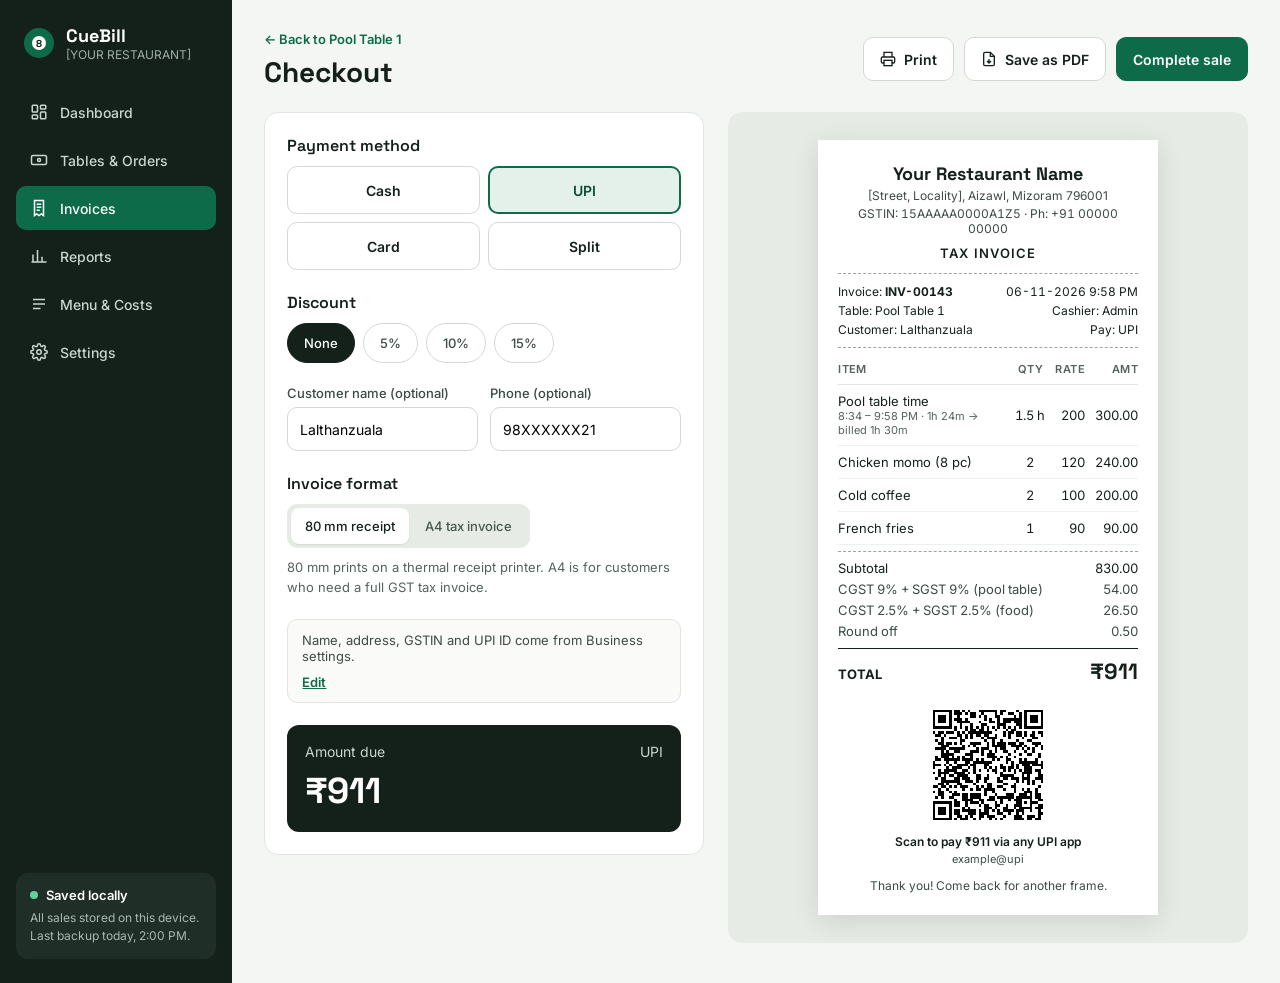
<file: cuebill-design-handoff/design/screens/03-checkout-invoice.html>
<!doctype html>
<html lang="en">
<head>
<meta charset="utf-8">
<meta name="viewport" content="width=device-width, initial-scale=1">
<title>CueBill design reference — 03-checkout-invoice</title>
<!-- Static render of the design canvas artboard Invoice.dc.html. Reference only: build the real screen in Filament. -->
<link rel="preconnect" href="https://fonts.googleapis.com">
<link href="https://fonts.googleapis.com/css2?family=Inter:wght@400;500;600;700&amp;family=Space+Grotesk:wght@500;600;700&amp;display=swap" rel="stylesheet">
<style>
body{margin:0;background:#F4F6F3}
a{color:#0E6B4A}a:hover{color:#0A4F37}
.nav a{display:flex;align-items:center;gap:12px;padding:11px 14px;border-radius:10px;color:#C9D6CF;text-decoration:none;font-size:14px;font-weight:500;min-height:22px}
.nav a:hover{background:#1F2E27;color:#FFFFFF}
.nav a.on{background:#0E6B4A;color:#FFFFFF}
.card{background:#FFFFFF;border:1px solid #E1E5E0;border-radius:14px}
.num{font-variant-numeric:tabular-nums}
.btn{display:inline-flex;align-items:center;gap:8px;min-height:44px;padding:0 16px;border-radius:10px;font:600 14px Inter,sans-serif;cursor:pointer;text-decoration:none;box-sizing:border-box}
.btn-p{background:#0E6B4A;color:#FFFFFF;border:1px solid #0E6B4A}
.btn-s{background:#FFFFFF;color:#16201B;border:1px solid #D3D9D2}
.seg button{border:0;background:transparent;padding:0 14px;min-height:36px;border-radius:8px;font:500 13px Inter,sans-serif;color:#4A5650;cursor:pointer}
.seg button.on{background:#FFFFFF;color:#16201B;box-shadow:0 1px 2px rgba(0,0,0,.08)}
table{border-collapse:collapse;width:100%}
th{font:600 12px Inter,sans-serif;color:#56625B;text-align:left;padding:10px 12px;border-bottom:1px solid #E1E5E0;text-transform:uppercase;letter-spacing:.04em}
td{font:400 14px Inter,sans-serif;color:#16201B;padding:12px;border-bottom:1px solid #EEF1ED}
</style>
</head>
<body>
<div style="display: flex; flex-wrap: wrap; min-height: 100vh; font-family: Inter, system-ui, sans-serif; color: #16201B">
<aside style="flex: 1 0 232px; max-width: 100%; background: #14201A; padding: 24px 16px; box-sizing: border-box; display: flex; flex-direction: column; gap: 28px">
<div style="display: flex; align-items: center; gap: 10px; padding: 0 6px">
<svg width="34" height="34" viewBox="0 0 34 34" aria-hidden="true"><circle cx="17" cy="17" r="15" fill="#0E6B4A"></circle><circle cx="17" cy="17" r="7" fill="#FFFFFF"></circle><text x="17" y="21" text-anchor="middle" font-family="Space Grotesk" font-weight="700" font-size="10" fill="#14201A">8</text></svg>
<div><div style="font: 700 18px 'Space Grotesk', sans-serif; color: #FFFFFF">CueBill</div><div style="font-size: 12px; color: #9DB0A6">[YOUR RESTAURANT]</div></div>
</div>
<nav class="nav" aria-label="Main" style="display: flex; flex-direction: column; gap: 4px">
<a href="01-dashboard.html"><svg width="18" height="18" viewBox="0 0 24 24" fill="none" stroke="currentColor" stroke-width="2" aria-hidden="true"><rect x="3" y="3" width="7" height="9" rx="1"></rect><rect x="14" y="3" width="7" height="5" rx="1"></rect><rect x="14" y="12" width="7" height="9" rx="1"></rect><rect x="3" y="16" width="7" height="5" rx="1"></rect></svg>Dashboard</a>
<a href="02-tables-orders.html"><svg width="18" height="18" viewBox="0 0 24 24" fill="none" stroke="currentColor" stroke-width="2" aria-hidden="true"><rect x="2" y="6" width="20" height="12" rx="2"></rect><circle cx="12" cy="12" r="2"></circle></svg>Tables &amp; Orders</a>
<a class="on" href="03-checkout-invoice.html"><svg width="18" height="18" viewBox="0 0 24 24" fill="none" stroke="currentColor" stroke-width="2" aria-hidden="true"><path d="M6 2h12v20l-3-2-3 2-3-2-3 2z"></path><path d="M9 7h6M9 11h6M9 15h4"></path></svg>Invoices</a>
<a href="04-reports.html"><svg width="18" height="18" viewBox="0 0 24 24" fill="none" stroke="currentColor" stroke-width="2" aria-hidden="true"><path d="M4 20V10M10 20V4M16 20v-7M22 20H2"></path></svg>Reports</a>
<a href="05-menu-costs.html"><svg width="18" height="18" viewBox="0 0 24 24" fill="none" stroke="currentColor" stroke-width="2" aria-hidden="true"><path d="M4 6h16M4 12h16M4 18h10"></path></svg>Menu &amp; Costs</a>
<a href="06-business-settings.html"><svg width="18" height="18" viewBox="0 0 24 24" fill="none" stroke="currentColor" stroke-width="2" aria-hidden="true"><circle cx="12" cy="12" r="3"></circle><path d="M19.4 15a1.7 1.7 0 0 0 .3 1.8l.1.1a2 2 0 1 1-2.8 2.8l-.1-.1a1.7 1.7 0 0 0-1.8-.3 1.7 1.7 0 0 0-1 1.5V21a2 2 0 1 1-4 0v-.1a1.7 1.7 0 0 0-1.1-1.5 1.7 1.7 0 0 0-1.8.3l-.1.1a2 2 0 1 1-2.8-2.8l.1-.1a1.7 1.7 0 0 0 .3-1.8 1.7 1.7 0 0 0-1.5-1H3a2 2 0 1 1 0-4h.1a1.7 1.7 0 0 0 1.5-1.1 1.7 1.7 0 0 0-.3-1.8l-.1-.1a2 2 0 1 1 2.8-2.8l.1.1a1.7 1.7 0 0 0 1.8.3H9a1.7 1.7 0 0 0 1-1.5V3a2 2 0 1 1 4 0v.1a1.7 1.7 0 0 0 1 1.5 1.7 1.7 0 0 0 1.8-.3l.1-.1a2 2 0 1 1 2.8 2.8l-.1.1a1.7 1.7 0 0 0-.3 1.8V9a1.7 1.7 0 0 0 1.5 1H21a2 2 0 1 1 0 4h-.1a1.7 1.7 0 0 0-1.5 1z"></path></svg>Settings</a>
</nav>
<div style="margin-top: auto; background: #1F2E27; border-radius: 12px; padding: 14px; display: flex; flex-direction: column; gap: 6px">
<div style="display: flex; align-items: center; gap: 8px; font-size: 13px; color: #FFFFFF; font-weight: 600"><span style="width: 8px; height: 8px; border-radius: 50%; background: #5FD39B"></span>Saved locally</div>
<div style="font-size: 12px; color: #A9BAB1; line-height: 1.5">All sales stored on this device. Last backup today, 2:00 PM.</div>
</div>
</aside>
<main style="flex: 999 1 560px; min-width: 0; padding: 28px 32px 40px; box-sizing: border-box; display: flex; flex-direction: column; gap: 22px">

<header style="display: flex; flex-wrap: wrap; justify-content: space-between; align-items: center; gap: 12px">
<div><a href="02-tables-orders.html" style="font-size: 13px; font-weight: 600; text-decoration: none">← Back to Pool Table 1</a><h1 style="margin: 6px 0 0; font: 700 28px 'Space Grotesk', sans-serif">Checkout</h1></div>
<div style="display: flex; gap: 10px; flex-wrap: wrap">
<button class="btn btn-s"><svg width="16" height="16" viewBox="0 0 24 24" fill="none" stroke="currentColor" stroke-width="2" aria-hidden="true"><path d="M6 9V2h12v7M6 18H4a2 2 0 0 1-2-2v-5a2 2 0 0 1 2-2h16a2 2 0 0 1 2 2v5a2 2 0 0 1-2 2h-2"></path><rect x="6" y="14" width="12" height="8"></rect></svg>Print</button>
<button class="btn btn-s"><svg width="16" height="16" viewBox="0 0 24 24" fill="none" stroke="currentColor" stroke-width="2" aria-hidden="true"><path d="M14 2H6a2 2 0 0 0-2 2v16a2 2 0 0 0 2 2h12a2 2 0 0 0 2-2V8z"></path><path d="M14 2v6h6M12 18v-6M9 15l3 3 3-3"></path></svg>Save as PDF</button>
<button class="btn btn-p">Complete sale</button>
</div>
</header>



<div style="display: flex; flex-wrap: wrap; gap: 24px; align-items: flex-start">

<section class="card" style="flex: 1 1 360px; min-width: 0; padding: 22px; display: flex; flex-direction: column; gap: 22px">
<div style="display: flex; flex-direction: column; gap: 10px">
<h2 style="margin: 0; font: 600 16px 'Space Grotesk', sans-serif">Payment method</h2>
<div role="group" aria-label="Payment method" style="display: grid; grid-template-columns: repeat(2, minmax(0, 1fr)); gap: 8px">
<button aria-pressed="false" style="min-height: 48px; border-radius: 10px; cursor: pointer; font: 600 14px Inter, sans-serif; background: #FFFFFF; color: #16201B; border: 1px solid #D3D9D2">Cash</button><button aria-pressed="true" style="min-height: 48px; border-radius: 10px; cursor: pointer; font: 600 14px Inter, sans-serif; background: #E4F1EA; color: #0A4F37; border: 2px solid #0E6B4A">UPI</button><button aria-pressed="false" style="min-height: 48px; border-radius: 10px; cursor: pointer; font: 600 14px Inter, sans-serif; background: #FFFFFF; color: #16201B; border: 1px solid #D3D9D2">Card</button><button aria-pressed="false" style="min-height: 48px; border-radius: 10px; cursor: pointer; font: 600 14px Inter, sans-serif; background: #FFFFFF; color: #16201B; border: 1px solid #D3D9D2">Split</button>
</div>
</div>

<div style="display: flex; flex-direction: column; gap: 10px">
<h2 style="margin: 0; font: 600 16px 'Space Grotesk', sans-serif">Discount</h2>
<div style="display: flex; gap: 8px; flex-wrap: wrap">
<button style="min-height: 40px; padding: 0 16px; border-radius: 20px; cursor: pointer; font: 500 13px Inter, sans-serif; background: #14201A; color: #FFFFFF; border: 1px solid #14201A">None</button><button style="min-height: 40px; padding: 0 16px; border-radius: 20px; cursor: pointer; font: 500 13px Inter, sans-serif; background: #FFFFFF; color: #3E4A44; border: 1px solid #D3D9D2">5%</button><button style="min-height: 40px; padding: 0 16px; border-radius: 20px; cursor: pointer; font: 500 13px Inter, sans-serif; background: #FFFFFF; color: #3E4A44; border: 1px solid #D3D9D2">10%</button><button style="min-height: 40px; padding: 0 16px; border-radius: 20px; cursor: pointer; font: 500 13px Inter, sans-serif; background: #FFFFFF; color: #3E4A44; border: 1px solid #D3D9D2">15%</button>
</div>
</div>

<div style="display: grid; grid-template-columns: repeat(2, minmax(0, 1fr)); gap: 12px">
<label style="display: flex; flex-direction: column; gap: 6px; font-size: 13px; font-weight: 500; color: #3E4A44">Customer name (optional)<input value="Lalthanzuala" style="min-height: 44px; border: 1px solid #D3D9D2; border-radius: 10px; padding: 0 12px; font: 400 14px Inter, sans-serif; box-sizing: border-box"></label>
<label style="display: flex; flex-direction: column; gap: 6px; font-size: 13px; font-weight: 500; color: #3E4A44">Phone (optional)<input value="98XXXXXX21" style="min-height: 44px; border: 1px solid #D3D9D2; border-radius: 10px; padding: 0 12px; font: 400 14px Inter, sans-serif; box-sizing: border-box"></label>
</div>

<div style="display: flex; flex-direction: column; gap: 10px">
<h2 style="margin: 0; font: 600 16px 'Space Grotesk', sans-serif">Invoice format</h2>
<div class="seg" role="group" aria-label="Invoice format" style="display: flex; gap: 2px; background: #E7EBE6; padding: 4px; border-radius: 10px; align-self: flex-start">
<button class="on">80 mm receipt</button><button class="">A4 tax invoice</button>
</div>
<p style="margin: 0; font-size: 13px; color: #56625B; line-height: 1.5">80 mm prints on a thermal receipt printer. A4 is for customers who need a full GST tax invoice.</p>
</div>

<div style="display: flex; justify-content: space-between; align-items: center; gap: 10px; flex-wrap: wrap; font-size: 13px; color: #3E4A44; padding: 12px 14px; background: #FAFBF9; border: 1px solid #E1E5E0; border-radius: 10px"><span>Name, address, GSTIN and UPI ID come from Business settings.</span><a href="06-business-settings.html" style="font-weight: 600">Edit</a></div>

<div style="background: #14201A; color: #FFFFFF; border-radius: 12px; padding: 18px; display: flex; flex-direction: column; gap: 8px">
<div style="display: flex; justify-content: space-between; font-size: 14px; color: #C9D6CF"><span>Amount due</span><span>UPI</span></div>
<div class="num" style="font: 700 36px 'Space Grotesk', sans-serif">₹911</div>

</div>
</section>

<section aria-label="Invoice preview" style="flex: 1.3 1 420px; min-width: 0; background: #E7EBE6; border-radius: 14px; padding: 28px; display: flex; justify-content: center">
<div style="background: #FFFFFF; box-shadow: 0 6px 24px rgba(20,32,26,.12); padding: 22px 20px; width: 100%; max-width: 340px; box-sizing: border-box; font-family: Inter, sans-serif; color: #16201B">
<div style="text-align: center; display: flex; flex-direction: column; gap: 3px; padding-bottom: 12px; border-bottom: 1px dashed #9AA59F">
<div style="font: 700 18px 'Space Grotesk', sans-serif">Your Restaurant Name</div>
<div style="font-size: 12px; color: #3E4A44">[Street, Locality], Aizawl, Mizoram 796001</div>
<div class="num" style="font-size: 12px; color: #3E4A44">GSTIN: 15AAAAA0000A1Z5 · Ph: +91 00000 00000</div>
<div style="font: 600 13px Inter, sans-serif; margin-top: 6px; letter-spacing: .08em">TAX INVOICE</div>
</div>
<div class="num" style="display: grid; grid-template-columns: repeat(2, minmax(0, 1fr)); gap: 4px 12px; font-size: 12px; padding: 10px 0; border-bottom: 1px dashed #9AA59F">
<span>Invoice: <b>INV-00143</b></span><span style="text-align: right">06-11-2026 9:58 PM</span>
<span>Table: Pool Table 1</span><span style="text-align: right">Cashier: Admin</span>
<span>Customer: Lalthanzuala</span><span style="text-align: right">Pay: UPI</span>
</div>
<table style="margin: 6px 0">
<thead><tr><th style="padding: 8px 0; font-size: 11px">Item</th><th style="padding: 8px 0 8px 10px; text-align: center; white-space: nowrap; font-size: 11px">Qty</th><th style="padding: 8px 0 8px 10px; text-align: right; font-size: 11px">Rate</th><th style="padding: 8px 0 8px 10px; text-align: right; font-size: 11px">Amt</th></tr></thead>
<tbody>
<tr><td style="padding: 8px 0; font-size: 13px">Pool table time<div style="font-size: 11px; color: #56625B">8:34 – 9:58 PM · 1h 24m → billed 1h 30m</div></td><td class="num" style="padding: 8px 0 8px 10px; text-align: center; white-space: nowrap; font-size: 13px">1.5 h</td><td class="num" style="padding: 8px 0 8px 10px; text-align: right; font-size: 13px">200</td><td class="num" style="padding: 8px 0 8px 10px; text-align: right; font-size: 13px">300.00</td></tr>
<tr><td style="padding: 8px 0; font-size: 13px">Chicken momo (8 pc)</td><td class="num" style="padding: 8px 0 8px 10px; text-align: center; white-space: nowrap; font-size: 13px">2</td><td class="num" style="padding: 8px 0 8px 10px; text-align: right; font-size: 13px">120</td><td class="num" style="padding: 8px 0 8px 10px; text-align: right; font-size: 13px">240.00</td></tr><tr><td style="padding: 8px 0; font-size: 13px">Cold coffee</td><td class="num" style="padding: 8px 0 8px 10px; text-align: center; white-space: nowrap; font-size: 13px">2</td><td class="num" style="padding: 8px 0 8px 10px; text-align: right; font-size: 13px">100</td><td class="num" style="padding: 8px 0 8px 10px; text-align: right; font-size: 13px">200.00</td></tr><tr><td style="padding: 8px 0; font-size: 13px">French fries</td><td class="num" style="padding: 8px 0 8px 10px; text-align: center; white-space: nowrap; font-size: 13px">1</td><td class="num" style="padding: 8px 0 8px 10px; text-align: right; font-size: 13px">90</td><td class="num" style="padding: 8px 0 8px 10px; text-align: right; font-size: 13px">90.00</td></tr>
</tbody>
</table>
<div class="num" style="display: flex; flex-direction: column; gap: 5px; font-size: 13px; padding-top: 8px; border-top: 1px dashed #9AA59F">
<div style="display: flex; justify-content: space-between"><span>Subtotal</span><span>830.00</span></div>

<div style="display: flex; justify-content: space-between; color: #3E4A44"><span>CGST 9% + SGST 9% (pool table)</span><span>54.00</span></div>
<div style="display: flex; justify-content: space-between; color: #3E4A44"><span>CGST 2.5% + SGST 2.5% (food)</span><span>26.50</span></div>
<div style="display: flex; justify-content: space-between; color: #3E4A44"><span>Round off</span><span>0.50</span></div>
<div style="display: flex; justify-content: space-between; align-items: baseline; padding-top: 8px; margin-top: 4px; border-top: 1px solid #16201B"><span style="font-weight: 700">TOTAL</span><span style="font: 700 22px 'Space Grotesk', sans-serif">₹911</span></div>
</div>
<div style="text-align: center; font-size: 12px; color: #3E4A44; padding-top: 14px; display: flex; flex-direction: column; gap: 4px">

<div style="display: flex; flex-direction: column; align-items: center; gap: 3px; padding-bottom: 8px">
<svg width="132" height="132" viewBox="0 0 49 49" role="img" aria-label="UPI QR code to pay ₹911" shape-rendering="crispEdges"><rect width="100%" height="100%" fill="#FFFFFF"></rect><path d="M4 4h1v1h-1zM5 4h1v1h-1zM6 4h1v1h-1zM7 4h1v1h-1zM8 4h1v1h-1zM9 4h1v1h-1zM10 4h1v1h-1zM12 4h1v1h-1zM13 4h1v1h-1zM15 4h1v1h-1zM17 4h1v1h-1zM21 4h1v1h-1zM22 4h1v1h-1zM23 4h1v1h-1zM24 4h1v1h-1zM25 4h1v1h-1zM26 4h1v1h-1zM27 4h1v1h-1zM29 4h1v1h-1zM30 4h1v1h-1zM35 4h1v1h-1zM38 4h1v1h-1zM39 4h1v1h-1zM40 4h1v1h-1zM41 4h1v1h-1zM42 4h1v1h-1zM43 4h1v1h-1zM44 4h1v1h-1zM4 5h1v1h-1zM10 5h1v1h-1zM12 5h1v1h-1zM13 5h1v1h-1zM14 5h1v1h-1zM16 5h1v1h-1zM18 5h1v1h-1zM19 5h1v1h-1zM22 5h1v1h-1zM27 5h1v1h-1zM29 5h1v1h-1zM32 5h1v1h-1zM33 5h1v1h-1zM36 5h1v1h-1zM38 5h1v1h-1zM44 5h1v1h-1zM4 6h1v1h-1zM6 6h1v1h-1zM7 6h1v1h-1zM8 6h1v1h-1zM10 6h1v1h-1zM13 6h1v1h-1zM18 6h1v1h-1zM19 6h1v1h-1zM21 6h1v1h-1zM23 6h1v1h-1zM27 6h1v1h-1zM28 6h1v1h-1zM34 6h1v1h-1zM36 6h1v1h-1zM38 6h1v1h-1zM40 6h1v1h-1zM41 6h1v1h-1zM42 6h1v1h-1zM44 6h1v1h-1zM4 7h1v1h-1zM6 7h1v1h-1zM7 7h1v1h-1zM8 7h1v1h-1zM10 7h1v1h-1zM12 7h1v1h-1zM13 7h1v1h-1zM14 7h1v1h-1zM16 7h1v1h-1zM23 7h1v1h-1zM25 7h1v1h-1zM28 7h1v1h-1zM30 7h1v1h-1zM31 7h1v1h-1zM32 7h1v1h-1zM33 7h1v1h-1zM34 7h1v1h-1zM35 7h1v1h-1zM36 7h1v1h-1zM38 7h1v1h-1zM40 7h1v1h-1zM41 7h1v1h-1zM42 7h1v1h-1zM44 7h1v1h-1zM4 8h1v1h-1zM6 8h1v1h-1zM7 8h1v1h-1zM8 8h1v1h-1zM10 8h1v1h-1zM13 8h1v1h-1zM14 8h1v1h-1zM15 8h1v1h-1zM16 8h1v1h-1zM17 8h1v1h-1zM21 8h1v1h-1zM25 8h1v1h-1zM26 8h1v1h-1zM28 8h1v1h-1zM30 8h1v1h-1zM31 8h1v1h-1zM32 8h1v1h-1zM34 8h1v1h-1zM35 8h1v1h-1zM36 8h1v1h-1zM38 8h1v1h-1zM40 8h1v1h-1zM41 8h1v1h-1zM42 8h1v1h-1zM44 8h1v1h-1zM4 9h1v1h-1zM10 9h1v1h-1zM14 9h1v1h-1zM18 9h1v1h-1zM22 9h1v1h-1zM23 9h1v1h-1zM28 9h1v1h-1zM29 9h1v1h-1zM30 9h1v1h-1zM35 9h1v1h-1zM36 9h1v1h-1zM38 9h1v1h-1zM44 9h1v1h-1zM4 10h1v1h-1zM5 10h1v1h-1zM6 10h1v1h-1zM7 10h1v1h-1zM8 10h1v1h-1zM9 10h1v1h-1zM10 10h1v1h-1zM12 10h1v1h-1zM14 10h1v1h-1zM16 10h1v1h-1zM18 10h1v1h-1zM20 10h1v1h-1zM22 10h1v1h-1zM24 10h1v1h-1zM26 10h1v1h-1zM28 10h1v1h-1zM30 10h1v1h-1zM32 10h1v1h-1zM34 10h1v1h-1zM36 10h1v1h-1zM38 10h1v1h-1zM39 10h1v1h-1zM40 10h1v1h-1zM41 10h1v1h-1zM42 10h1v1h-1zM43 10h1v1h-1zM44 10h1v1h-1zM12 11h1v1h-1zM16 11h1v1h-1zM18 11h1v1h-1zM19 11h1v1h-1zM21 11h1v1h-1zM22 11h1v1h-1zM24 11h1v1h-1zM27 11h1v1h-1zM31 11h1v1h-1zM33 11h1v1h-1zM34 11h1v1h-1zM4 12h1v1h-1zM6 12h1v1h-1zM7 12h1v1h-1zM9 12h1v1h-1zM10 12h1v1h-1zM11 12h1v1h-1zM13 12h1v1h-1zM15 12h1v1h-1zM17 12h1v1h-1zM18 12h1v1h-1zM19 12h1v1h-1zM20 12h1v1h-1zM21 12h1v1h-1zM22 12h1v1h-1zM23 12h1v1h-1zM24 12h1v1h-1zM25 12h1v1h-1zM30 12h1v1h-1zM32 12h1v1h-1zM33 12h1v1h-1zM35 12h1v1h-1zM36 12h1v1h-1zM38 12h1v1h-1zM41 12h1v1h-1zM43 12h1v1h-1zM44 12h1v1h-1zM5 13h1v1h-1zM6 13h1v1h-1zM8 13h1v1h-1zM13 13h1v1h-1zM14 13h1v1h-1zM16 13h1v1h-1zM18 13h1v1h-1zM20 13h1v1h-1zM21 13h1v1h-1zM23 13h1v1h-1zM24 13h1v1h-1zM27 13h1v1h-1zM30 13h1v1h-1zM32 13h1v1h-1zM35 13h1v1h-1zM36 13h1v1h-1zM38 13h1v1h-1zM40 13h1v1h-1zM41 13h1v1h-1zM44 13h1v1h-1zM7 14h1v1h-1zM10 14h1v1h-1zM11 14h1v1h-1zM12 14h1v1h-1zM14 14h1v1h-1zM16 14h1v1h-1zM18 14h1v1h-1zM22 14h1v1h-1zM24 14h1v1h-1zM25 14h1v1h-1zM26 14h1v1h-1zM27 14h1v1h-1zM32 14h1v1h-1zM37 14h1v1h-1zM41 14h1v1h-1zM42 14h1v1h-1zM5 15h1v1h-1zM7 15h1v1h-1zM14 15h1v1h-1zM15 15h1v1h-1zM23 15h1v1h-1zM26 15h1v1h-1zM29 15h1v1h-1zM35 15h1v1h-1zM39 15h1v1h-1zM40 15h1v1h-1zM6 16h1v1h-1zM7 16h1v1h-1zM9 16h1v1h-1zM10 16h1v1h-1zM12 16h1v1h-1zM14 16h1v1h-1zM18 16h1v1h-1zM19 16h1v1h-1zM20 16h1v1h-1zM21 16h1v1h-1zM24 16h1v1h-1zM26 16h1v1h-1zM28 16h1v1h-1zM29 16h1v1h-1zM30 16h1v1h-1zM32 16h1v1h-1zM33 16h1v1h-1zM34 16h1v1h-1zM36 16h1v1h-1zM37 16h1v1h-1zM41 16h1v1h-1zM42 16h1v1h-1zM43 16h1v1h-1zM7 17h1v1h-1zM8 17h1v1h-1zM9 17h1v1h-1zM15 17h1v1h-1zM17 17h1v1h-1zM19 17h1v1h-1zM24 17h1v1h-1zM26 17h1v1h-1zM27 17h1v1h-1zM28 17h1v1h-1zM29 17h1v1h-1zM30 17h1v1h-1zM33 17h1v1h-1zM34 17h1v1h-1zM35 17h1v1h-1zM36 17h1v1h-1zM38 17h1v1h-1zM42 17h1v1h-1zM44 17h1v1h-1zM5 18h1v1h-1zM6 18h1v1h-1zM7 18h1v1h-1zM8 18h1v1h-1zM10 18h1v1h-1zM11 18h1v1h-1zM12 18h1v1h-1zM13 18h1v1h-1zM14 18h1v1h-1zM15 18h1v1h-1zM20 18h1v1h-1zM22 18h1v1h-1zM23 18h1v1h-1zM24 18h1v1h-1zM27 18h1v1h-1zM29 18h1v1h-1zM30 18h1v1h-1zM35 18h1v1h-1zM37 18h1v1h-1zM39 18h1v1h-1zM41 18h1v1h-1zM44 18h1v1h-1zM7 19h1v1h-1zM9 19h1v1h-1zM12 19h1v1h-1zM13 19h1v1h-1zM18 19h1v1h-1zM19 19h1v1h-1zM20 19h1v1h-1zM22 19h1v1h-1zM25 19h1v1h-1zM27 19h1v1h-1zM30 19h1v1h-1zM31 19h1v1h-1zM34 19h1v1h-1zM38 19h1v1h-1zM41 19h1v1h-1zM7 20h1v1h-1zM8 20h1v1h-1zM9 20h1v1h-1zM10 20h1v1h-1zM11 20h1v1h-1zM16 20h1v1h-1zM17 20h1v1h-1zM18 20h1v1h-1zM22 20h1v1h-1zM24 20h1v1h-1zM25 20h1v1h-1zM26 20h1v1h-1zM32 20h1v1h-1zM36 20h1v1h-1zM39 20h1v1h-1zM40 20h1v1h-1zM43 20h1v1h-1zM5 21h1v1h-1zM7 21h1v1h-1zM8 21h1v1h-1zM9 21h1v1h-1zM11 21h1v1h-1zM13 21h1v1h-1zM15 21h1v1h-1zM18 21h1v1h-1zM24 21h1v1h-1zM25 21h1v1h-1zM26 21h1v1h-1zM27 21h1v1h-1zM29 21h1v1h-1zM31 21h1v1h-1zM34 21h1v1h-1zM43 21h1v1h-1zM5 22h1v1h-1zM6 22h1v1h-1zM8 22h1v1h-1zM9 22h1v1h-1zM10 22h1v1h-1zM11 22h1v1h-1zM12 22h1v1h-1zM13 22h1v1h-1zM15 22h1v1h-1zM16 22h1v1h-1zM17 22h1v1h-1zM18 22h1v1h-1zM20 22h1v1h-1zM22 22h1v1h-1zM26 22h1v1h-1zM28 22h1v1h-1zM31 22h1v1h-1zM32 22h1v1h-1zM36 22h1v1h-1zM38 22h1v1h-1zM42 22h1v1h-1zM4 23h1v1h-1zM9 23h1v1h-1zM12 23h1v1h-1zM16 23h1v1h-1zM17 23h1v1h-1zM19 23h1v1h-1zM20 23h1v1h-1zM21 23h1v1h-1zM22 23h1v1h-1zM23 23h1v1h-1zM24 23h1v1h-1zM25 23h1v1h-1zM31 23h1v1h-1zM33 23h1v1h-1zM36 23h1v1h-1zM37 23h1v1h-1zM38 23h1v1h-1zM39 23h1v1h-1zM40 23h1v1h-1zM41 23h1v1h-1zM42 23h1v1h-1zM44 23h1v1h-1zM4 24h1v1h-1zM5 24h1v1h-1zM6 24h1v1h-1zM8 24h1v1h-1zM10 24h1v1h-1zM13 24h1v1h-1zM14 24h1v1h-1zM15 24h1v1h-1zM16 24h1v1h-1zM18 24h1v1h-1zM19 24h1v1h-1zM23 24h1v1h-1zM24 24h1v1h-1zM29 24h1v1h-1zM33 24h1v1h-1zM35 24h1v1h-1zM37 24h1v1h-1zM38 24h1v1h-1zM39 24h1v1h-1zM41 24h1v1h-1zM42 24h1v1h-1zM43 24h1v1h-1zM44 24h1v1h-1zM4 25h1v1h-1zM9 25h1v1h-1zM11 25h1v1h-1zM12 25h1v1h-1zM13 25h1v1h-1zM14 25h1v1h-1zM17 25h1v1h-1zM19 25h1v1h-1zM23 25h1v1h-1zM25 25h1v1h-1zM27 25h1v1h-1zM29 25h1v1h-1zM30 25h1v1h-1zM32 25h1v1h-1zM33 25h1v1h-1zM35 25h1v1h-1zM38 25h1v1h-1zM39 25h1v1h-1zM40 25h1v1h-1zM44 25h1v1h-1zM6 26h1v1h-1zM8 26h1v1h-1zM9 26h1v1h-1zM10 26h1v1h-1zM11 26h1v1h-1zM12 26h1v1h-1zM15 26h1v1h-1zM16 26h1v1h-1zM19 26h1v1h-1zM21 26h1v1h-1zM24 26h1v1h-1zM26 26h1v1h-1zM27 26h1v1h-1zM30 26h1v1h-1zM32 26h1v1h-1zM34 26h1v1h-1zM36 26h1v1h-1zM38 26h1v1h-1zM39 26h1v1h-1zM40 26h1v1h-1zM42 26h1v1h-1zM43 26h1v1h-1zM4 27h1v1h-1zM6 27h1v1h-1zM7 27h1v1h-1zM8 27h1v1h-1zM9 27h1v1h-1zM12 27h1v1h-1zM13 27h1v1h-1zM14 27h1v1h-1zM15 27h1v1h-1zM17 27h1v1h-1zM19 27h1v1h-1zM27 27h1v1h-1zM29 27h1v1h-1zM34 27h1v1h-1zM37 27h1v1h-1zM38 27h1v1h-1zM39 27h1v1h-1zM40 27h1v1h-1zM43 27h1v1h-1zM6 28h1v1h-1zM8 28h1v1h-1zM10 28h1v1h-1zM11 28h1v1h-1zM13 28h1v1h-1zM14 28h1v1h-1zM15 28h1v1h-1zM16 28h1v1h-1zM20 28h1v1h-1zM21 28h1v1h-1zM24 28h1v1h-1zM29 28h1v1h-1zM30 28h1v1h-1zM31 28h1v1h-1zM32 28h1v1h-1zM33 28h1v1h-1zM37 28h1v1h-1zM39 28h1v1h-1zM43 28h1v1h-1zM44 28h1v1h-1zM5 29h1v1h-1zM7 29h1v1h-1zM8 29h1v1h-1zM12 29h1v1h-1zM13 29h1v1h-1zM15 29h1v1h-1zM16 29h1v1h-1zM17 29h1v1h-1zM20 29h1v1h-1zM21 29h1v1h-1zM23 29h1v1h-1zM24 29h1v1h-1zM28 29h1v1h-1zM30 29h1v1h-1zM31 29h1v1h-1zM33 29h1v1h-1zM34 29h1v1h-1zM35 29h1v1h-1zM37 29h1v1h-1zM38 29h1v1h-1zM39 29h1v1h-1zM42 29h1v1h-1zM43 29h1v1h-1zM44 29h1v1h-1zM7 30h1v1h-1zM8 30h1v1h-1zM9 30h1v1h-1zM10 30h1v1h-1zM11 30h1v1h-1zM12 30h1v1h-1zM13 30h1v1h-1zM16 30h1v1h-1zM17 30h1v1h-1zM18 30h1v1h-1zM20 30h1v1h-1zM23 30h1v1h-1zM28 30h1v1h-1zM29 30h1v1h-1zM35 30h1v1h-1zM37 30h1v1h-1zM39 30h1v1h-1zM41 30h1v1h-1zM44 30h1v1h-1zM6 31h1v1h-1zM7 31h1v1h-1zM9 31h1v1h-1zM13 31h1v1h-1zM14 31h1v1h-1zM19 31h1v1h-1zM24 31h1v1h-1zM25 31h1v1h-1zM30 31h1v1h-1zM31 31h1v1h-1zM34 31h1v1h-1zM39 31h1v1h-1zM41 31h1v1h-1zM4 32h1v1h-1zM5 32h1v1h-1zM7 32h1v1h-1zM8 32h1v1h-1zM10 32h1v1h-1zM12 32h1v1h-1zM14 32h1v1h-1zM15 32h1v1h-1zM16 32h1v1h-1zM20 32h1v1h-1zM22 32h1v1h-1zM24 32h1v1h-1zM25 32h1v1h-1zM28 32h1v1h-1zM29 32h1v1h-1zM33 32h1v1h-1zM34 32h1v1h-1zM43 32h1v1h-1zM6 33h1v1h-1zM9 33h1v1h-1zM15 33h1v1h-1zM18 33h1v1h-1zM20 33h1v1h-1zM21 33h1v1h-1zM23 33h1v1h-1zM24 33h1v1h-1zM25 33h1v1h-1zM26 33h1v1h-1zM30 33h1v1h-1zM34 33h1v1h-1zM37 33h1v1h-1zM39 33h1v1h-1zM42 33h1v1h-1zM4 34h1v1h-1zM6 34h1v1h-1zM7 34h1v1h-1zM10 34h1v1h-1zM12 34h1v1h-1zM23 34h1v1h-1zM26 34h1v1h-1zM34 34h1v1h-1zM38 34h1v1h-1zM39 34h1v1h-1zM40 34h1v1h-1zM42 34h1v1h-1zM6 35h1v1h-1zM7 35h1v1h-1zM11 35h1v1h-1zM12 35h1v1h-1zM13 35h1v1h-1zM15 35h1v1h-1zM16 35h1v1h-1zM18 35h1v1h-1zM19 35h1v1h-1zM20 35h1v1h-1zM21 35h1v1h-1zM23 35h1v1h-1zM27 35h1v1h-1zM31 35h1v1h-1zM32 35h1v1h-1zM33 35h1v1h-1zM36 35h1v1h-1zM37 35h1v1h-1zM38 35h1v1h-1zM40 35h1v1h-1zM42 35h1v1h-1zM43 35h1v1h-1zM5 36h1v1h-1zM7 36h1v1h-1zM10 36h1v1h-1zM11 36h1v1h-1zM15 36h1v1h-1zM16 36h1v1h-1zM18 36h1v1h-1zM19 36h1v1h-1zM20 36h1v1h-1zM21 36h1v1h-1zM25 36h1v1h-1zM26 36h1v1h-1zM28 36h1v1h-1zM29 36h1v1h-1zM30 36h1v1h-1zM31 36h1v1h-1zM32 36h1v1h-1zM33 36h1v1h-1zM35 36h1v1h-1zM36 36h1v1h-1zM37 36h1v1h-1zM38 36h1v1h-1zM39 36h1v1h-1zM40 36h1v1h-1zM42 36h1v1h-1zM43 36h1v1h-1zM12 37h1v1h-1zM15 37h1v1h-1zM16 37h1v1h-1zM17 37h1v1h-1zM18 37h1v1h-1zM21 37h1v1h-1zM22 37h1v1h-1zM24 37h1v1h-1zM25 37h1v1h-1zM26 37h1v1h-1zM29 37h1v1h-1zM32 37h1v1h-1zM34 37h1v1h-1zM35 37h1v1h-1zM36 37h1v1h-1zM40 37h1v1h-1zM43 37h1v1h-1zM44 37h1v1h-1zM4 38h1v1h-1zM5 38h1v1h-1zM6 38h1v1h-1zM7 38h1v1h-1zM8 38h1v1h-1zM9 38h1v1h-1zM10 38h1v1h-1zM12 38h1v1h-1zM13 38h1v1h-1zM16 38h1v1h-1zM18 38h1v1h-1zM19 38h1v1h-1zM20 38h1v1h-1zM22 38h1v1h-1zM27 38h1v1h-1zM29 38h1v1h-1zM35 38h1v1h-1zM36 38h1v1h-1zM38 38h1v1h-1zM40 38h1v1h-1zM41 38h1v1h-1zM42 38h1v1h-1zM4 39h1v1h-1zM10 39h1v1h-1zM12 39h1v1h-1zM13 39h1v1h-1zM16 39h1v1h-1zM21 39h1v1h-1zM23 39h1v1h-1zM24 39h1v1h-1zM27 39h1v1h-1zM28 39h1v1h-1zM31 39h1v1h-1zM34 39h1v1h-1zM35 39h1v1h-1zM36 39h1v1h-1zM40 39h1v1h-1zM43 39h1v1h-1zM44 39h1v1h-1zM4 40h1v1h-1zM6 40h1v1h-1zM7 40h1v1h-1zM8 40h1v1h-1zM10 40h1v1h-1zM15 40h1v1h-1zM17 40h1v1h-1zM23 40h1v1h-1zM24 40h1v1h-1zM25 40h1v1h-1zM27 40h1v1h-1zM30 40h1v1h-1zM31 40h1v1h-1zM34 40h1v1h-1zM36 40h1v1h-1zM37 40h1v1h-1zM38 40h1v1h-1zM39 40h1v1h-1zM40 40h1v1h-1zM42 40h1v1h-1zM43 40h1v1h-1zM44 40h1v1h-1zM4 41h1v1h-1zM6 41h1v1h-1zM7 41h1v1h-1zM8 41h1v1h-1zM10 41h1v1h-1zM12 41h1v1h-1zM13 41h1v1h-1zM15 41h1v1h-1zM16 41h1v1h-1zM17 41h1v1h-1zM18 41h1v1h-1zM19 41h1v1h-1zM21 41h1v1h-1zM23 41h1v1h-1zM24 41h1v1h-1zM26 41h1v1h-1zM28 41h1v1h-1zM30 41h1v1h-1zM31 41h1v1h-1zM32 41h1v1h-1zM33 41h1v1h-1zM35 41h1v1h-1zM36 41h1v1h-1zM37 41h1v1h-1zM40 41h1v1h-1zM43 41h1v1h-1zM4 42h1v1h-1zM6 42h1v1h-1zM7 42h1v1h-1zM8 42h1v1h-1zM10 42h1v1h-1zM12 42h1v1h-1zM13 42h1v1h-1zM17 42h1v1h-1zM18 42h1v1h-1zM19 42h1v1h-1zM21 42h1v1h-1zM22 42h1v1h-1zM23 42h1v1h-1zM24 42h1v1h-1zM28 42h1v1h-1zM29 42h1v1h-1zM32 42h1v1h-1zM35 42h1v1h-1zM37 42h1v1h-1zM43 42h1v1h-1zM44 42h1v1h-1zM4 43h1v1h-1zM10 43h1v1h-1zM13 43h1v1h-1zM14 43h1v1h-1zM16 43h1v1h-1zM18 43h1v1h-1zM21 43h1v1h-1zM22 43h1v1h-1zM24 43h1v1h-1zM25 43h1v1h-1zM26 43h1v1h-1zM30 43h1v1h-1zM34 43h1v1h-1zM35 43h1v1h-1zM36 43h1v1h-1zM39 43h1v1h-1zM40 43h1v1h-1zM41 43h1v1h-1zM43 43h1v1h-1zM4 44h1v1h-1zM5 44h1v1h-1zM6 44h1v1h-1zM7 44h1v1h-1zM8 44h1v1h-1zM9 44h1v1h-1zM10 44h1v1h-1zM12 44h1v1h-1zM14 44h1v1h-1zM15 44h1v1h-1zM16 44h1v1h-1zM19 44h1v1h-1zM21 44h1v1h-1zM25 44h1v1h-1zM27 44h1v1h-1zM29 44h1v1h-1zM34 44h1v1h-1zM35 44h1v1h-1zM36 44h1v1h-1zM37 44h1v1h-1zM39 44h1v1h-1zM40 44h1v1h-1zM42 44h1v1h-1zM43 44h1v1h-1z" fill="#000000"></path></svg>
<span style="font-weight: 600; color: #16201B">Scan to pay ₹911 via any UPI app</span>
<span class="num" style="font-size: 11px">example@upi</span>
</div>

<span>Thank you! Come back for another frame.</span>
</div>
</div>
</section>
</div>
</main>
</div>
</body>
</html>
</file>
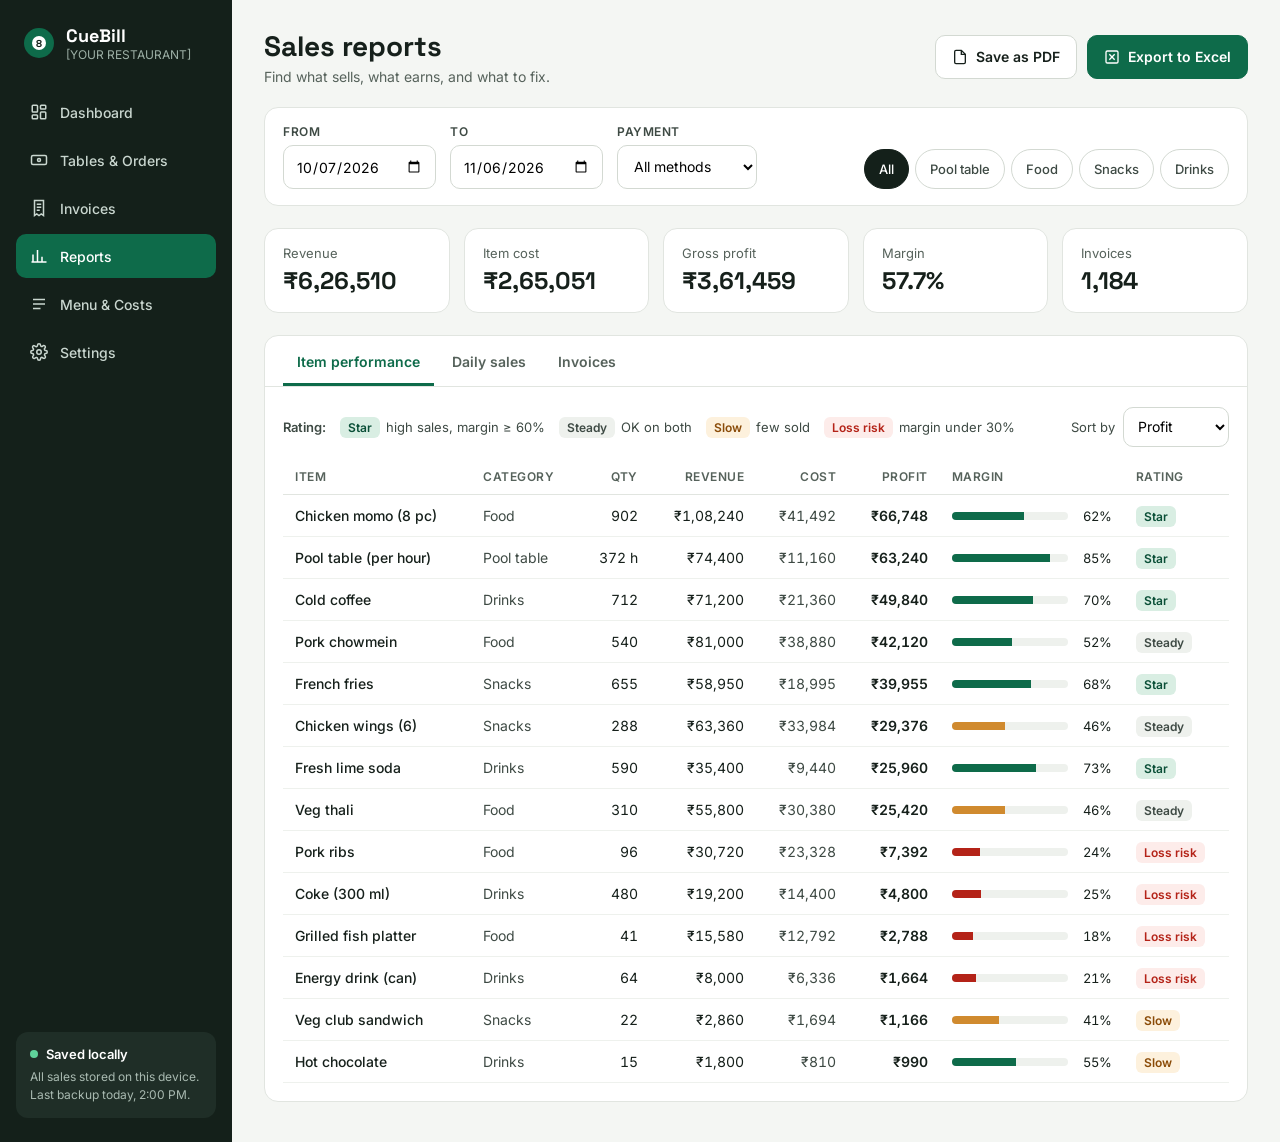
<file: cuebill-design-handoff/design/screens/04-reports.html>
<!doctype html>
<html lang="en">
<head>
<meta charset="utf-8">
<meta name="viewport" content="width=device-width, initial-scale=1">
<title>CueBill design reference — 04-reports</title>
<!-- Static render of the design canvas artboard Reports.dc.html. Reference only: build the real screen in Filament. -->
<link rel="preconnect" href="https://fonts.googleapis.com">
<link href="https://fonts.googleapis.com/css2?family=Inter:wght@400;500;600;700&amp;family=Space+Grotesk:wght@500;600;700&amp;display=swap" rel="stylesheet">
<style>
body{margin:0;background:#F4F6F3}
a{color:#0E6B4A}a:hover{color:#0A4F37}
.nav a{display:flex;align-items:center;gap:12px;padding:11px 14px;border-radius:10px;color:#C9D6CF;text-decoration:none;font-size:14px;font-weight:500;min-height:22px}
.nav a:hover{background:#1F2E27;color:#FFFFFF}
.nav a.on{background:#0E6B4A;color:#FFFFFF}
.card{background:#FFFFFF;border:1px solid #E1E5E0;border-radius:14px}
.num{font-variant-numeric:tabular-nums}
.btn{display:inline-flex;align-items:center;gap:8px;min-height:44px;padding:0 16px;border-radius:10px;font:600 14px Inter,sans-serif;cursor:pointer;text-decoration:none;box-sizing:border-box}
.btn-p{background:#0E6B4A;color:#FFFFFF;border:1px solid #0E6B4A}
.btn-s{background:#FFFFFF;color:#16201B;border:1px solid #D3D9D2}
.seg button{border:0;background:transparent;padding:0 14px;min-height:36px;border-radius:8px;font:500 13px Inter,sans-serif;color:#4A5650;cursor:pointer}
.seg button.on{background:#FFFFFF;color:#16201B;box-shadow:0 1px 2px rgba(0,0,0,.08)}
table{border-collapse:collapse;width:100%}
th{font:600 12px Inter,sans-serif;color:#56625B;text-align:left;padding:10px 12px;border-bottom:1px solid #E1E5E0;text-transform:uppercase;letter-spacing:.04em}
td{font:400 14px Inter,sans-serif;color:#16201B;padding:12px;border-bottom:1px solid #EEF1ED}
</style>
</head>
<body>
<div style="display: flex; flex-wrap: wrap; min-height: 100vh; font-family: Inter, system-ui, sans-serif; color: #16201B">
<aside style="flex: 1 0 232px; max-width: 100%; background: #14201A; padding: 24px 16px; box-sizing: border-box; display: flex; flex-direction: column; gap: 28px">
<div style="display: flex; align-items: center; gap: 10px; padding: 0 6px">
<svg width="34" height="34" viewBox="0 0 34 34" aria-hidden="true"><circle cx="17" cy="17" r="15" fill="#0E6B4A"></circle><circle cx="17" cy="17" r="7" fill="#FFFFFF"></circle><text x="17" y="21" text-anchor="middle" font-family="Space Grotesk" font-weight="700" font-size="10" fill="#14201A">8</text></svg>
<div><div style="font: 700 18px 'Space Grotesk', sans-serif; color: #FFFFFF">CueBill</div><div style="font-size: 12px; color: #9DB0A6">[YOUR RESTAURANT]</div></div>
</div>
<nav class="nav" aria-label="Main" style="display: flex; flex-direction: column; gap: 4px">
<a href="01-dashboard.html"><svg width="18" height="18" viewBox="0 0 24 24" fill="none" stroke="currentColor" stroke-width="2" aria-hidden="true"><rect x="3" y="3" width="7" height="9" rx="1"></rect><rect x="14" y="3" width="7" height="5" rx="1"></rect><rect x="14" y="12" width="7" height="9" rx="1"></rect><rect x="3" y="16" width="7" height="5" rx="1"></rect></svg>Dashboard</a>
<a href="02-tables-orders.html"><svg width="18" height="18" viewBox="0 0 24 24" fill="none" stroke="currentColor" stroke-width="2" aria-hidden="true"><rect x="2" y="6" width="20" height="12" rx="2"></rect><circle cx="12" cy="12" r="2"></circle></svg>Tables &amp; Orders</a>
<a href="03-checkout-invoice.html"><svg width="18" height="18" viewBox="0 0 24 24" fill="none" stroke="currentColor" stroke-width="2" aria-hidden="true"><path d="M6 2h12v20l-3-2-3 2-3-2-3 2z"></path><path d="M9 7h6M9 11h6M9 15h4"></path></svg>Invoices</a>
<a class="on" href="04-reports.html"><svg width="18" height="18" viewBox="0 0 24 24" fill="none" stroke="currentColor" stroke-width="2" aria-hidden="true"><path d="M4 20V10M10 20V4M16 20v-7M22 20H2"></path></svg>Reports</a>
<a href="05-menu-costs.html"><svg width="18" height="18" viewBox="0 0 24 24" fill="none" stroke="currentColor" stroke-width="2" aria-hidden="true"><path d="M4 6h16M4 12h16M4 18h10"></path></svg>Menu &amp; Costs</a>
<a href="06-business-settings.html"><svg width="18" height="18" viewBox="0 0 24 24" fill="none" stroke="currentColor" stroke-width="2" aria-hidden="true"><circle cx="12" cy="12" r="3"></circle><path d="M19.4 15a1.7 1.7 0 0 0 .3 1.8l.1.1a2 2 0 1 1-2.8 2.8l-.1-.1a1.7 1.7 0 0 0-1.8-.3 1.7 1.7 0 0 0-1 1.5V21a2 2 0 1 1-4 0v-.1a1.7 1.7 0 0 0-1.1-1.5 1.7 1.7 0 0 0-1.8.3l-.1.1a2 2 0 1 1-2.8-2.8l.1-.1a1.7 1.7 0 0 0 .3-1.8 1.7 1.7 0 0 0-1.5-1H3a2 2 0 1 1 0-4h.1a1.7 1.7 0 0 0 1.5-1.1 1.7 1.7 0 0 0-.3-1.8l-.1-.1a2 2 0 1 1 2.8-2.8l.1.1a1.7 1.7 0 0 0 1.8.3H9a1.7 1.7 0 0 0 1-1.5V3a2 2 0 1 1 4 0v.1a1.7 1.7 0 0 0 1 1.5 1.7 1.7 0 0 0 1.8-.3l.1-.1a2 2 0 1 1 2.8 2.8l-.1.1a1.7 1.7 0 0 0-.3 1.8V9a1.7 1.7 0 0 0 1.5 1H21a2 2 0 1 1 0 4h-.1a1.7 1.7 0 0 0-1.5 1z"></path></svg>Settings</a>
</nav>
<div style="margin-top: auto; background: #1F2E27; border-radius: 12px; padding: 14px; display: flex; flex-direction: column; gap: 6px">
<div style="display: flex; align-items: center; gap: 8px; font-size: 13px; color: #FFFFFF; font-weight: 600"><span style="width: 8px; height: 8px; border-radius: 50%; background: #5FD39B"></span>Saved locally</div>
<div style="font-size: 12px; color: #A9BAB1; line-height: 1.5">All sales stored on this device. Last backup today, 2:00 PM.</div>
</div>
</aside>
<main style="flex: 999 1 560px; min-width: 0; padding: 28px 32px 40px; box-sizing: border-box; display: flex; flex-direction: column; gap: 22px">

<header style="display: flex; flex-wrap: wrap; justify-content: space-between; align-items: center; gap: 12px">
<div><h1 style="margin: 0; font: 700 28px 'Space Grotesk', sans-serif">Sales reports</h1><p style="margin: 4px 0 0; font-size: 14px; color: #56625B">Find what sells, what earns, and what to fix.</p></div>
<div style="display: flex; gap: 10px; flex-wrap: wrap">
<button class="btn btn-s"><svg width="16" height="16" viewBox="0 0 24 24" fill="none" stroke="currentColor" stroke-width="2" aria-hidden="true"><path d="M14 2H6a2 2 0 0 0-2 2v16a2 2 0 0 0 2 2h12a2 2 0 0 0 2-2V8z"></path><path d="M14 2v6h6"></path></svg>Save as PDF</button>
<button class="btn btn-p"><svg width="16" height="16" viewBox="0 0 24 24" fill="none" stroke="currentColor" stroke-width="2" aria-hidden="true"><rect x="3" y="3" width="18" height="18" rx="2"></rect><path d="M8 8l8 8M16 8l-8 8"></path></svg>Export to Excel</button>
</div>
</header>

<section class="card" aria-label="Filters" style="padding: 16px 18px; display: flex; flex-wrap: wrap; gap: 14px; align-items: flex-end">
<label style="display: flex; flex-direction: column; gap: 6px; font-size: 12px; font-weight: 600; color: #3E4A44; text-transform: uppercase; letter-spacing: .04em">From<input type="date" value="2026-10-07" style="min-height: 44px; border: 1px solid #D3D9D2; border-radius: 10px; padding: 0 12px; font: 400 14px Inter, sans-serif; box-sizing: border-box"></label>
<label style="display: flex; flex-direction: column; gap: 6px; font-size: 12px; font-weight: 600; color: #3E4A44; text-transform: uppercase; letter-spacing: .04em">To<input type="date" value="2026-11-06" style="min-height: 44px; border: 1px solid #D3D9D2; border-radius: 10px; padding: 0 12px; font: 400 14px Inter, sans-serif; box-sizing: border-box"></label>
<label style="display: flex; flex-direction: column; gap: 6px; font-size: 12px; font-weight: 600; color: #3E4A44; text-transform: uppercase; letter-spacing: .04em">Payment<select style="min-height: 44px; border: 1px solid #D3D9D2; border-radius: 10px; padding: 0 12px; font: 400 14px Inter, sans-serif; background: #FFFFFF; min-width: 140px"><option>All methods</option><option>Cash</option><option>UPI</option><option>Card</option></select></label>
<div role="group" aria-label="Category" style="display: flex; gap: 6px; flex-wrap: wrap; margin-left: auto">
<button style="min-height: 40px; padding: 0 14px; border-radius: 20px; cursor: pointer; font: 500 13px Inter, sans-serif; background: #14201A; color: #FFFFFF; border: 1px solid #14201A">All</button><button style="min-height: 40px; padding: 0 14px; border-radius: 20px; cursor: pointer; font: 500 13px Inter, sans-serif; background: #FFFFFF; color: #3E4A44; border: 1px solid #D3D9D2">Pool table</button><button style="min-height: 40px; padding: 0 14px; border-radius: 20px; cursor: pointer; font: 500 13px Inter, sans-serif; background: #FFFFFF; color: #3E4A44; border: 1px solid #D3D9D2">Food</button><button style="min-height: 40px; padding: 0 14px; border-radius: 20px; cursor: pointer; font: 500 13px Inter, sans-serif; background: #FFFFFF; color: #3E4A44; border: 1px solid #D3D9D2">Snacks</button><button style="min-height: 40px; padding: 0 14px; border-radius: 20px; cursor: pointer; font: 500 13px Inter, sans-serif; background: #FFFFFF; color: #3E4A44; border: 1px solid #D3D9D2">Drinks</button>
</div>
</section>

<section style="display: grid; grid-template-columns: repeat(auto-fit, minmax(180px, 1fr)); gap: 14px">

<div class="card" style="padding: 16px 18px; display: flex; flex-direction: column; gap: 4px"><span style="font-size: 13px; color: #56625B">Revenue</span><span class="num" style="font: 700 24px 'Space Grotesk', sans-serif">₹6,26,510</span></div>

<div class="card" style="padding: 16px 18px; display: flex; flex-direction: column; gap: 4px"><span style="font-size: 13px; color: #56625B">Item cost</span><span class="num" style="font: 700 24px 'Space Grotesk', sans-serif">₹2,65,051</span></div>

<div class="card" style="padding: 16px 18px; display: flex; flex-direction: column; gap: 4px"><span style="font-size: 13px; color: #56625B">Gross profit</span><span class="num" style="font: 700 24px 'Space Grotesk', sans-serif">₹3,61,459</span></div>

<div class="card" style="padding: 16px 18px; display: flex; flex-direction: column; gap: 4px"><span style="font-size: 13px; color: #56625B">Margin</span><span class="num" style="font: 700 24px 'Space Grotesk', sans-serif">57.7%</span></div>

<div class="card" style="padding: 16px 18px; display: flex; flex-direction: column; gap: 4px"><span style="font-size: 13px; color: #56625B">Invoices</span><span class="num" style="font: 700 24px 'Space Grotesk', sans-serif">1,184</span></div>

</section>

<section class="card" style="padding: 0; overflow: hidden">
<div role="tablist" aria-label="Report" style="display: flex; gap: 4px; padding: 0 18px; border-bottom: 1px solid #E1E5E0; overflow-x: auto">
<button role="tab" aria-selected="true" style="min-height: 50px; padding: 0 14px; border: 0; background: transparent; cursor: pointer; white-space: nowrap; font: 600 14px Inter, sans-serif; color: #0E6B4A; box-shadow: inset 0 -3px 0 #0E6B4A">Item performance</button><button role="tab" aria-selected="false" style="min-height: 50px; padding: 0 14px; border: 0; background: transparent; cursor: pointer; white-space: nowrap; font: 600 14px Inter, sans-serif; color: #56625B">Daily sales</button><button role="tab" aria-selected="false" style="min-height: 50px; padding: 0 14px; border: 0; background: transparent; cursor: pointer; white-space: nowrap; font: 600 14px Inter, sans-serif; color: #56625B">Invoices</button>
</div>


<div style="padding: 8px 18px 18px">
<div style="display: flex; flex-wrap: wrap; gap: 14px; padding: 12px 0; font-size: 13px; color: #3E4A44; align-items: center">
<span style="font-weight: 600">Rating:</span>
<span style="display: flex; align-items: center; gap: 6px"><span style="font-size: 12px; font-weight: 600; color: #0A4F37; background: #D9EEE3; padding: 3px 8px; border-radius: 6px">Star</span>high sales, margin ≥ 60%</span>
<span style="display: flex; align-items: center; gap: 6px"><span style="font-size: 12px; font-weight: 600; color: #3E4A44; background: #EEF1ED; padding: 3px 8px; border-radius: 6px">Steady</span>OK on both</span>
<span style="display: flex; align-items: center; gap: 6px"><span style="font-size: 12px; font-weight: 600; color: #8A4B08; background: #FDF1DD; padding: 3px 8px; border-radius: 6px">Slow</span>few sold</span>
<span style="display: flex; align-items: center; gap: 6px"><span style="font-size: 12px; font-weight: 600; color: #B42318; background: #FDECEA; padding: 3px 8px; border-radius: 6px">Loss risk</span>margin under 30%</span>
<label style="margin-left: auto; display: flex; align-items: center; gap: 8px">Sort by
<select style="min-height: 40px; border: 1px solid #D3D9D2; border-radius: 10px; padding: 0 10px; font: 400 14px Inter, sans-serif; background: #FFFFFF"><option value="profit">Profit</option><option value="revenue">Revenue</option><option value="qty">Qty sold</option><option value="margin">Margin %</option></select></label>
</div>
<div style="overflow-x: auto"><table style="min-width: 860px">
<thead><tr><th>Item</th><th>Category</th><th style="text-align: right">Qty</th><th style="text-align: right">Revenue</th><th style="text-align: right">Cost</th><th style="text-align: right">Profit</th><th style="width: 160px">Margin</th><th>Rating</th></tr></thead>
<tbody>
<tr><td style="font-weight: 500">Chicken momo (8 pc)</td><td style="color: #3E4A44">Food</td><td class="num" style="text-align: right">902</td><td class="num" style="text-align: right">₹1,08,240</td><td class="num" style="text-align: right; color: #3E4A44">₹41,492</td><td class="num" style="text-align: right; font-weight: 600">₹66,748</td>
<td><div style="display: flex; align-items: center; gap: 8px"><div style="flex: 1; height: 8px; background: #EEF1ED; border-radius: 4px; overflow: hidden"><div style="height: 100%; width: 62%; background: #0E6B4A"></div></div><span class="num" style="font-size: 13px; width: 36px; text-align: right">62%</span></div></td>
<td><span style="font-size: 12px; font-weight: 600; padding: 3px 8px; border-radius: 6px; color: #0A4F37; background: #D9EEE3">Star</span></td></tr>

<tr><td style="font-weight: 500">Pool table (per hour)</td><td style="color: #3E4A44">Pool table</td><td class="num" style="text-align: right">372 h</td><td class="num" style="text-align: right">₹74,400</td><td class="num" style="text-align: right; color: #3E4A44">₹11,160</td><td class="num" style="text-align: right; font-weight: 600">₹63,240</td>
<td><div style="display: flex; align-items: center; gap: 8px"><div style="flex: 1; height: 8px; background: #EEF1ED; border-radius: 4px; overflow: hidden"><div style="height: 100%; width: 85%; background: #0E6B4A"></div></div><span class="num" style="font-size: 13px; width: 36px; text-align: right">85%</span></div></td>
<td><span style="font-size: 12px; font-weight: 600; padding: 3px 8px; border-radius: 6px; color: #0A4F37; background: #D9EEE3">Star</span></td></tr>

<tr><td style="font-weight: 500">Cold coffee</td><td style="color: #3E4A44">Drinks</td><td class="num" style="text-align: right">712</td><td class="num" style="text-align: right">₹71,200</td><td class="num" style="text-align: right; color: #3E4A44">₹21,360</td><td class="num" style="text-align: right; font-weight: 600">₹49,840</td>
<td><div style="display: flex; align-items: center; gap: 8px"><div style="flex: 1; height: 8px; background: #EEF1ED; border-radius: 4px; overflow: hidden"><div style="height: 100%; width: 70%; background: #0E6B4A"></div></div><span class="num" style="font-size: 13px; width: 36px; text-align: right">70%</span></div></td>
<td><span style="font-size: 12px; font-weight: 600; padding: 3px 8px; border-radius: 6px; color: #0A4F37; background: #D9EEE3">Star</span></td></tr>

<tr><td style="font-weight: 500">Pork chowmein</td><td style="color: #3E4A44">Food</td><td class="num" style="text-align: right">540</td><td class="num" style="text-align: right">₹81,000</td><td class="num" style="text-align: right; color: #3E4A44">₹38,880</td><td class="num" style="text-align: right; font-weight: 600">₹42,120</td>
<td><div style="display: flex; align-items: center; gap: 8px"><div style="flex: 1; height: 8px; background: #EEF1ED; border-radius: 4px; overflow: hidden"><div style="height: 100%; width: 52%; background: #0E6B4A"></div></div><span class="num" style="font-size: 13px; width: 36px; text-align: right">52%</span></div></td>
<td><span style="font-size: 12px; font-weight: 600; padding: 3px 8px; border-radius: 6px; color: #3E4A44; background: #EEF1ED">Steady</span></td></tr>

<tr><td style="font-weight: 500">French fries</td><td style="color: #3E4A44">Snacks</td><td class="num" style="text-align: right">655</td><td class="num" style="text-align: right">₹58,950</td><td class="num" style="text-align: right; color: #3E4A44">₹18,995</td><td class="num" style="text-align: right; font-weight: 600">₹39,955</td>
<td><div style="display: flex; align-items: center; gap: 8px"><div style="flex: 1; height: 8px; background: #EEF1ED; border-radius: 4px; overflow: hidden"><div style="height: 100%; width: 68%; background: #0E6B4A"></div></div><span class="num" style="font-size: 13px; width: 36px; text-align: right">68%</span></div></td>
<td><span style="font-size: 12px; font-weight: 600; padding: 3px 8px; border-radius: 6px; color: #0A4F37; background: #D9EEE3">Star</span></td></tr>

<tr><td style="font-weight: 500">Chicken wings (6)</td><td style="color: #3E4A44">Snacks</td><td class="num" style="text-align: right">288</td><td class="num" style="text-align: right">₹63,360</td><td class="num" style="text-align: right; color: #3E4A44">₹33,984</td><td class="num" style="text-align: right; font-weight: 600">₹29,376</td>
<td><div style="display: flex; align-items: center; gap: 8px"><div style="flex: 1; height: 8px; background: #EEF1ED; border-radius: 4px; overflow: hidden"><div style="height: 100%; width: 46%; background: #D08A2E"></div></div><span class="num" style="font-size: 13px; width: 36px; text-align: right">46%</span></div></td>
<td><span style="font-size: 12px; font-weight: 600; padding: 3px 8px; border-radius: 6px; color: #3E4A44; background: #EEF1ED">Steady</span></td></tr>

<tr><td style="font-weight: 500">Fresh lime soda</td><td style="color: #3E4A44">Drinks</td><td class="num" style="text-align: right">590</td><td class="num" style="text-align: right">₹35,400</td><td class="num" style="text-align: right; color: #3E4A44">₹9,440</td><td class="num" style="text-align: right; font-weight: 600">₹25,960</td>
<td><div style="display: flex; align-items: center; gap: 8px"><div style="flex: 1; height: 8px; background: #EEF1ED; border-radius: 4px; overflow: hidden"><div style="height: 100%; width: 73%; background: #0E6B4A"></div></div><span class="num" style="font-size: 13px; width: 36px; text-align: right">73%</span></div></td>
<td><span style="font-size: 12px; font-weight: 600; padding: 3px 8px; border-radius: 6px; color: #0A4F37; background: #D9EEE3">Star</span></td></tr>

<tr><td style="font-weight: 500">Veg thali</td><td style="color: #3E4A44">Food</td><td class="num" style="text-align: right">310</td><td class="num" style="text-align: right">₹55,800</td><td class="num" style="text-align: right; color: #3E4A44">₹30,380</td><td class="num" style="text-align: right; font-weight: 600">₹25,420</td>
<td><div style="display: flex; align-items: center; gap: 8px"><div style="flex: 1; height: 8px; background: #EEF1ED; border-radius: 4px; overflow: hidden"><div style="height: 100%; width: 46%; background: #D08A2E"></div></div><span class="num" style="font-size: 13px; width: 36px; text-align: right">46%</span></div></td>
<td><span style="font-size: 12px; font-weight: 600; padding: 3px 8px; border-radius: 6px; color: #3E4A44; background: #EEF1ED">Steady</span></td></tr>

<tr><td style="font-weight: 500">Pork ribs</td><td style="color: #3E4A44">Food</td><td class="num" style="text-align: right">96</td><td class="num" style="text-align: right">₹30,720</td><td class="num" style="text-align: right; color: #3E4A44">₹23,328</td><td class="num" style="text-align: right; font-weight: 600">₹7,392</td>
<td><div style="display: flex; align-items: center; gap: 8px"><div style="flex: 1; height: 8px; background: #EEF1ED; border-radius: 4px; overflow: hidden"><div style="height: 100%; width: 24%; background: #B42318"></div></div><span class="num" style="font-size: 13px; width: 36px; text-align: right">24%</span></div></td>
<td><span style="font-size: 12px; font-weight: 600; padding: 3px 8px; border-radius: 6px; color: #B42318; background: #FDECEA">Loss risk</span></td></tr>

<tr><td style="font-weight: 500">Coke (300 ml)</td><td style="color: #3E4A44">Drinks</td><td class="num" style="text-align: right">480</td><td class="num" style="text-align: right">₹19,200</td><td class="num" style="text-align: right; color: #3E4A44">₹14,400</td><td class="num" style="text-align: right; font-weight: 600">₹4,800</td>
<td><div style="display: flex; align-items: center; gap: 8px"><div style="flex: 1; height: 8px; background: #EEF1ED; border-radius: 4px; overflow: hidden"><div style="height: 100%; width: 25%; background: #B42318"></div></div><span class="num" style="font-size: 13px; width: 36px; text-align: right">25%</span></div></td>
<td><span style="font-size: 12px; font-weight: 600; padding: 3px 8px; border-radius: 6px; color: #B42318; background: #FDECEA">Loss risk</span></td></tr>

<tr><td style="font-weight: 500">Grilled fish platter</td><td style="color: #3E4A44">Food</td><td class="num" style="text-align: right">41</td><td class="num" style="text-align: right">₹15,580</td><td class="num" style="text-align: right; color: #3E4A44">₹12,792</td><td class="num" style="text-align: right; font-weight: 600">₹2,788</td>
<td><div style="display: flex; align-items: center; gap: 8px"><div style="flex: 1; height: 8px; background: #EEF1ED; border-radius: 4px; overflow: hidden"><div style="height: 100%; width: 18%; background: #B42318"></div></div><span class="num" style="font-size: 13px; width: 36px; text-align: right">18%</span></div></td>
<td><span style="font-size: 12px; font-weight: 600; padding: 3px 8px; border-radius: 6px; color: #B42318; background: #FDECEA">Loss risk</span></td></tr>

<tr><td style="font-weight: 500">Energy drink (can)</td><td style="color: #3E4A44">Drinks</td><td class="num" style="text-align: right">64</td><td class="num" style="text-align: right">₹8,000</td><td class="num" style="text-align: right; color: #3E4A44">₹6,336</td><td class="num" style="text-align: right; font-weight: 600">₹1,664</td>
<td><div style="display: flex; align-items: center; gap: 8px"><div style="flex: 1; height: 8px; background: #EEF1ED; border-radius: 4px; overflow: hidden"><div style="height: 100%; width: 21%; background: #B42318"></div></div><span class="num" style="font-size: 13px; width: 36px; text-align: right">21%</span></div></td>
<td><span style="font-size: 12px; font-weight: 600; padding: 3px 8px; border-radius: 6px; color: #B42318; background: #FDECEA">Loss risk</span></td></tr>

<tr><td style="font-weight: 500">Veg club sandwich</td><td style="color: #3E4A44">Snacks</td><td class="num" style="text-align: right">22</td><td class="num" style="text-align: right">₹2,860</td><td class="num" style="text-align: right; color: #3E4A44">₹1,694</td><td class="num" style="text-align: right; font-weight: 600">₹1,166</td>
<td><div style="display: flex; align-items: center; gap: 8px"><div style="flex: 1; height: 8px; background: #EEF1ED; border-radius: 4px; overflow: hidden"><div style="height: 100%; width: 41%; background: #D08A2E"></div></div><span class="num" style="font-size: 13px; width: 36px; text-align: right">41%</span></div></td>
<td><span style="font-size: 12px; font-weight: 600; padding: 3px 8px; border-radius: 6px; color: #8A4B08; background: #FDF1DD">Slow</span></td></tr>

<tr><td style="font-weight: 500">Hot chocolate</td><td style="color: #3E4A44">Drinks</td><td class="num" style="text-align: right">15</td><td class="num" style="text-align: right">₹1,800</td><td class="num" style="text-align: right; color: #3E4A44">₹810</td><td class="num" style="text-align: right; font-weight: 600">₹990</td>
<td><div style="display: flex; align-items: center; gap: 8px"><div style="flex: 1; height: 8px; background: #EEF1ED; border-radius: 4px; overflow: hidden"><div style="height: 100%; width: 55%; background: #0E6B4A"></div></div><span class="num" style="font-size: 13px; width: 36px; text-align: right">55%</span></div></td>
<td><span style="font-size: 12px; font-weight: 600; padding: 3px 8px; border-radius: 6px; color: #8A4B08; background: #FDF1DD">Slow</span></td></tr>
</tbody>
</table></div>
</div>





</section>

</main>
</div>
</body>
</html>
</file>
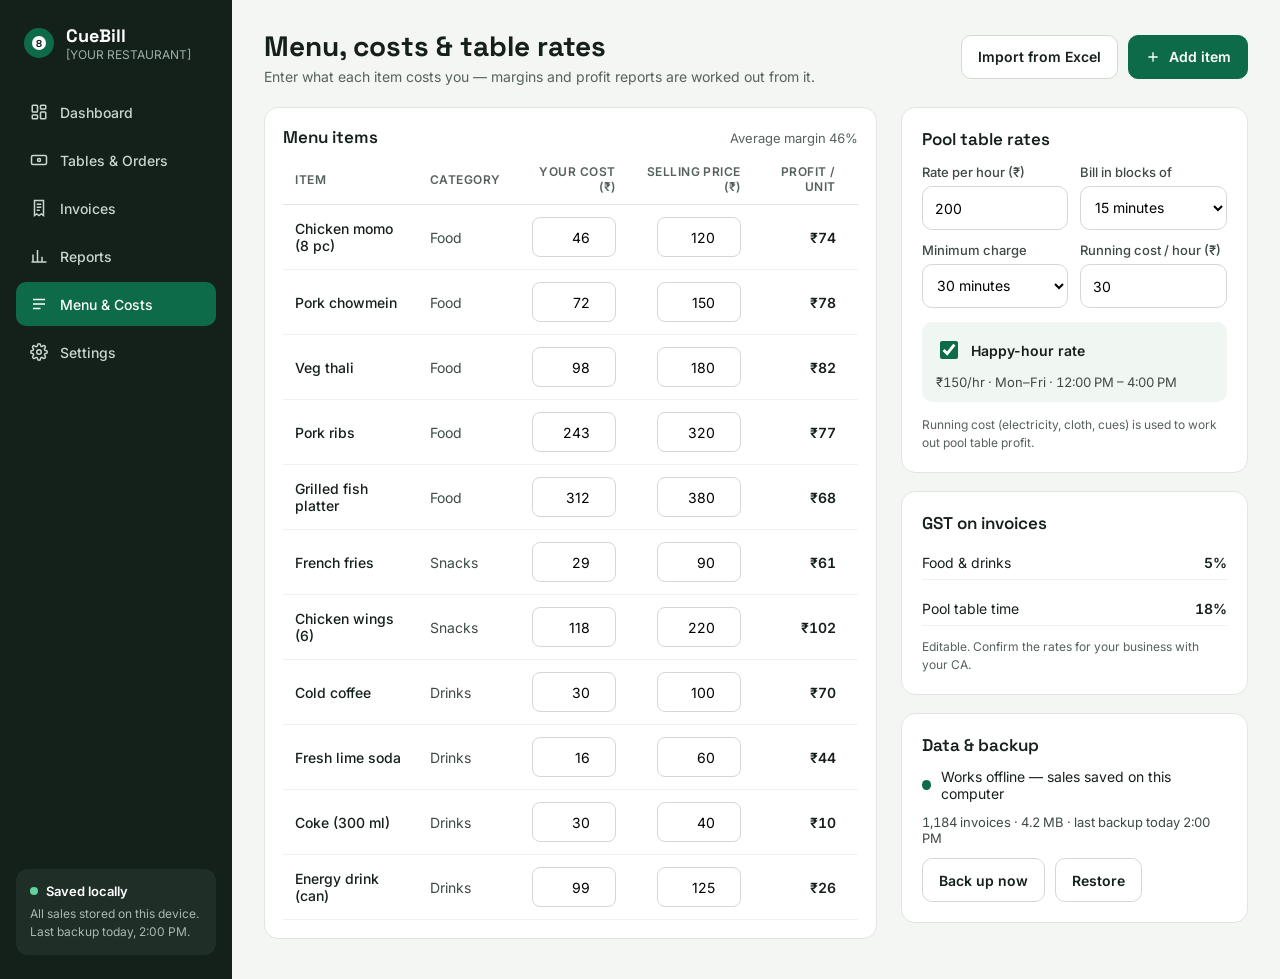
<file: cuebill-design-handoff/design/screens/05-menu-costs.html>
<!doctype html>
<html lang="en">
<head>
<meta charset="utf-8">
<meta name="viewport" content="width=device-width, initial-scale=1">
<title>CueBill design reference — 05-menu-costs</title>
<!-- Static render of the design canvas artboard Menu.dc.html. Reference only: build the real screen in Filament. -->
<link rel="preconnect" href="https://fonts.googleapis.com">
<link href="https://fonts.googleapis.com/css2?family=Inter:wght@400;500;600;700&amp;family=Space+Grotesk:wght@500;600;700&amp;display=swap" rel="stylesheet">
<style>
body{margin:0;background:#F4F6F3}
a{color:#0E6B4A}a:hover{color:#0A4F37}
.nav a{display:flex;align-items:center;gap:12px;padding:11px 14px;border-radius:10px;color:#C9D6CF;text-decoration:none;font-size:14px;font-weight:500;min-height:22px}
.nav a:hover{background:#1F2E27;color:#FFFFFF}
.nav a.on{background:#0E6B4A;color:#FFFFFF}
.card{background:#FFFFFF;border:1px solid #E1E5E0;border-radius:14px}
.num{font-variant-numeric:tabular-nums}
.btn{display:inline-flex;align-items:center;gap:8px;min-height:44px;padding:0 16px;border-radius:10px;font:600 14px Inter,sans-serif;cursor:pointer;text-decoration:none;box-sizing:border-box}
.btn-p{background:#0E6B4A;color:#FFFFFF;border:1px solid #0E6B4A}
.btn-s{background:#FFFFFF;color:#16201B;border:1px solid #D3D9D2}
.seg button{border:0;background:transparent;padding:0 14px;min-height:36px;border-radius:8px;font:500 13px Inter,sans-serif;color:#4A5650;cursor:pointer}
.seg button.on{background:#FFFFFF;color:#16201B;box-shadow:0 1px 2px rgba(0,0,0,.08)}
table{border-collapse:collapse;width:100%}
th{font:600 12px Inter,sans-serif;color:#56625B;text-align:left;padding:10px 12px;border-bottom:1px solid #E1E5E0;text-transform:uppercase;letter-spacing:.04em}
td{font:400 14px Inter,sans-serif;color:#16201B;padding:12px;border-bottom:1px solid #EEF1ED}
</style>
</head>
<body>
<div style="display: flex; flex-wrap: wrap; min-height: 100vh; font-family: Inter, system-ui, sans-serif; color: #16201B">
<aside style="flex: 1 0 232px; max-width: 100%; background: #14201A; padding: 24px 16px; box-sizing: border-box; display: flex; flex-direction: column; gap: 28px">
<div style="display: flex; align-items: center; gap: 10px; padding: 0 6px">
<svg width="34" height="34" viewBox="0 0 34 34" aria-hidden="true"><circle cx="17" cy="17" r="15" fill="#0E6B4A"></circle><circle cx="17" cy="17" r="7" fill="#FFFFFF"></circle><text x="17" y="21" text-anchor="middle" font-family="Space Grotesk" font-weight="700" font-size="10" fill="#14201A">8</text></svg>
<div><div style="font: 700 18px 'Space Grotesk', sans-serif; color: #FFFFFF">CueBill</div><div style="font-size: 12px; color: #9DB0A6">[YOUR RESTAURANT]</div></div>
</div>
<nav class="nav" aria-label="Main" style="display: flex; flex-direction: column; gap: 4px">
<a href="01-dashboard.html"><svg width="18" height="18" viewBox="0 0 24 24" fill="none" stroke="currentColor" stroke-width="2" aria-hidden="true"><rect x="3" y="3" width="7" height="9" rx="1"></rect><rect x="14" y="3" width="7" height="5" rx="1"></rect><rect x="14" y="12" width="7" height="9" rx="1"></rect><rect x="3" y="16" width="7" height="5" rx="1"></rect></svg>Dashboard</a>
<a href="02-tables-orders.html"><svg width="18" height="18" viewBox="0 0 24 24" fill="none" stroke="currentColor" stroke-width="2" aria-hidden="true"><rect x="2" y="6" width="20" height="12" rx="2"></rect><circle cx="12" cy="12" r="2"></circle></svg>Tables &amp; Orders</a>
<a href="03-checkout-invoice.html"><svg width="18" height="18" viewBox="0 0 24 24" fill="none" stroke="currentColor" stroke-width="2" aria-hidden="true"><path d="M6 2h12v20l-3-2-3 2-3-2-3 2z"></path><path d="M9 7h6M9 11h6M9 15h4"></path></svg>Invoices</a>
<a href="04-reports.html"><svg width="18" height="18" viewBox="0 0 24 24" fill="none" stroke="currentColor" stroke-width="2" aria-hidden="true"><path d="M4 20V10M10 20V4M16 20v-7M22 20H2"></path></svg>Reports</a>
<a class="on" href="05-menu-costs.html"><svg width="18" height="18" viewBox="0 0 24 24" fill="none" stroke="currentColor" stroke-width="2" aria-hidden="true"><path d="M4 6h16M4 12h16M4 18h10"></path></svg>Menu &amp; Costs</a>
<a href="06-business-settings.html"><svg width="18" height="18" viewBox="0 0 24 24" fill="none" stroke="currentColor" stroke-width="2" aria-hidden="true"><circle cx="12" cy="12" r="3"></circle><path d="M19.4 15a1.7 1.7 0 0 0 .3 1.8l.1.1a2 2 0 1 1-2.8 2.8l-.1-.1a1.7 1.7 0 0 0-1.8-.3 1.7 1.7 0 0 0-1 1.5V21a2 2 0 1 1-4 0v-.1a1.7 1.7 0 0 0-1.1-1.5 1.7 1.7 0 0 0-1.8.3l-.1.1a2 2 0 1 1-2.8-2.8l.1-.1a1.7 1.7 0 0 0 .3-1.8 1.7 1.7 0 0 0-1.5-1H3a2 2 0 1 1 0-4h.1a1.7 1.7 0 0 0 1.5-1.1 1.7 1.7 0 0 0-.3-1.8l-.1-.1a2 2 0 1 1 2.8-2.8l.1.1a1.7 1.7 0 0 0 1.8.3H9a1.7 1.7 0 0 0 1-1.5V3a2 2 0 1 1 4 0v.1a1.7 1.7 0 0 0 1 1.5 1.7 1.7 0 0 0 1.8-.3l.1-.1a2 2 0 1 1 2.8 2.8l-.1.1a1.7 1.7 0 0 0-.3 1.8V9a1.7 1.7 0 0 0 1.5 1H21a2 2 0 1 1 0 4h-.1a1.7 1.7 0 0 0-1.5 1z"></path></svg>Settings</a>
</nav>
<div style="margin-top: auto; background: #1F2E27; border-radius: 12px; padding: 14px; display: flex; flex-direction: column; gap: 6px">
<div style="display: flex; align-items: center; gap: 8px; font-size: 13px; color: #FFFFFF; font-weight: 600"><span style="width: 8px; height: 8px; border-radius: 50%; background: #5FD39B"></span>Saved locally</div>
<div style="font-size: 12px; color: #A9BAB1; line-height: 1.5">All sales stored on this device. Last backup today, 2:00 PM.</div>
</div>
</aside>
<main style="flex: 999 1 560px; min-width: 0; padding: 28px 32px 40px; box-sizing: border-box; display: flex; flex-direction: column; gap: 22px">

<header style="display: flex; flex-wrap: wrap; justify-content: space-between; align-items: center; gap: 12px">
<div><h1 style="margin: 0; font: 700 28px 'Space Grotesk', sans-serif">Menu, costs &amp; table rates</h1><p style="margin: 4px 0 0; font-size: 14px; color: #56625B">Enter what each item costs you — margins and profit reports are worked out from it.</p></div>
<div style="display: flex; gap: 10px; flex-wrap: wrap">
<button class="btn btn-s">Import from Excel</button>
<button class="btn btn-p"><svg width="16" height="16" viewBox="0 0 24 24" fill="none" stroke="currentColor" stroke-width="2" aria-hidden="true"><path d="M12 5v14M5 12h14"></path></svg>Add item</button>
</div>
</header>

<div style="display: flex; flex-wrap: wrap; gap: 24px; align-items: flex-start">

<section class="card" style="flex: 2 1 560px; min-width: 0; padding: 18px">
<div style="display: flex; justify-content: space-between; align-items: baseline; margin-bottom: 6px; flex-wrap: wrap; gap: 8px">
<h2 style="margin: 0; font: 600 17px 'Space Grotesk', sans-serif">Menu items</h2>
<span class="num" style="font-size: 13px; color: #56625B">Average margin 46%</span>
</div>
<div style="overflow-x: auto"><table style="min-width: 640px">
<thead><tr><th>Item</th><th>Category</th><th style="text-align: right">Your cost (₹)</th><th style="text-align: right">Selling price (₹)</th><th style="text-align: right">Profit / unit</th><th style="text-align: right">Margin</th></tr></thead>
<tbody>
<tr>
<td style="font-weight: 500">Chicken momo (8 pc)</td>
<td style="color: #3E4A44">Food</td>
<td style="text-align: right"><input aria-label="Cost of Chicken momo (8 pc)" type="number" value="46" class="num" style="width: 84px; min-height: 40px; text-align: right; border: 1px solid #D3D9D2; border-radius: 8px; padding: 0 10px; font: 400 14px Inter, sans-serif; box-sizing: border-box"></td>
<td style="text-align: right"><input aria-label="Price of Chicken momo (8 pc)" type="number" value="120" class="num" style="width: 84px; min-height: 40px; text-align: right; border: 1px solid #D3D9D2; border-radius: 8px; padding: 0 10px; font: 400 14px Inter, sans-serif; box-sizing: border-box"></td>
<td class="num" style="text-align: right; font-weight: 600">₹74</td>
<td style="text-align: right"><span class="num" style="font-size: 13px; font-weight: 600; padding: 3px 8px; border-radius: 6px; color: #0A4F37; background: #D9EEE3">62%</span></td>
</tr>

<tr>
<td style="font-weight: 500">Pork chowmein</td>
<td style="color: #3E4A44">Food</td>
<td style="text-align: right"><input aria-label="Cost of Pork chowmein" type="number" value="72" class="num" style="width: 84px; min-height: 40px; text-align: right; border: 1px solid #D3D9D2; border-radius: 8px; padding: 0 10px; font: 400 14px Inter, sans-serif; box-sizing: border-box"></td>
<td style="text-align: right"><input aria-label="Price of Pork chowmein" type="number" value="150" class="num" style="width: 84px; min-height: 40px; text-align: right; border: 1px solid #D3D9D2; border-radius: 8px; padding: 0 10px; font: 400 14px Inter, sans-serif; box-sizing: border-box"></td>
<td class="num" style="text-align: right; font-weight: 600">₹78</td>
<td style="text-align: right"><span class="num" style="font-size: 13px; font-weight: 600; padding: 3px 8px; border-radius: 6px; color: #0A4F37; background: #D9EEE3">52%</span></td>
</tr>

<tr>
<td style="font-weight: 500">Veg thali</td>
<td style="color: #3E4A44">Food</td>
<td style="text-align: right"><input aria-label="Cost of Veg thali" type="number" value="98" class="num" style="width: 84px; min-height: 40px; text-align: right; border: 1px solid #D3D9D2; border-radius: 8px; padding: 0 10px; font: 400 14px Inter, sans-serif; box-sizing: border-box"></td>
<td style="text-align: right"><input aria-label="Price of Veg thali" type="number" value="180" class="num" style="width: 84px; min-height: 40px; text-align: right; border: 1px solid #D3D9D2; border-radius: 8px; padding: 0 10px; font: 400 14px Inter, sans-serif; box-sizing: border-box"></td>
<td class="num" style="text-align: right; font-weight: 600">₹82</td>
<td style="text-align: right"><span class="num" style="font-size: 13px; font-weight: 600; padding: 3px 8px; border-radius: 6px; color: #8A4B08; background: #FDF1DD">46%</span></td>
</tr>

<tr>
<td style="font-weight: 500">Pork ribs</td>
<td style="color: #3E4A44">Food</td>
<td style="text-align: right"><input aria-label="Cost of Pork ribs" type="number" value="243" class="num" style="width: 84px; min-height: 40px; text-align: right; border: 1px solid #D3D9D2; border-radius: 8px; padding: 0 10px; font: 400 14px Inter, sans-serif; box-sizing: border-box"></td>
<td style="text-align: right"><input aria-label="Price of Pork ribs" type="number" value="320" class="num" style="width: 84px; min-height: 40px; text-align: right; border: 1px solid #D3D9D2; border-radius: 8px; padding: 0 10px; font: 400 14px Inter, sans-serif; box-sizing: border-box"></td>
<td class="num" style="text-align: right; font-weight: 600">₹77</td>
<td style="text-align: right"><span class="num" style="font-size: 13px; font-weight: 600; padding: 3px 8px; border-radius: 6px; color: #B42318; background: #FDECEA">24%</span></td>
</tr>

<tr>
<td style="font-weight: 500">Grilled fish platter</td>
<td style="color: #3E4A44">Food</td>
<td style="text-align: right"><input aria-label="Cost of Grilled fish platter" type="number" value="312" class="num" style="width: 84px; min-height: 40px; text-align: right; border: 1px solid #D3D9D2; border-radius: 8px; padding: 0 10px; font: 400 14px Inter, sans-serif; box-sizing: border-box"></td>
<td style="text-align: right"><input aria-label="Price of Grilled fish platter" type="number" value="380" class="num" style="width: 84px; min-height: 40px; text-align: right; border: 1px solid #D3D9D2; border-radius: 8px; padding: 0 10px; font: 400 14px Inter, sans-serif; box-sizing: border-box"></td>
<td class="num" style="text-align: right; font-weight: 600">₹68</td>
<td style="text-align: right"><span class="num" style="font-size: 13px; font-weight: 600; padding: 3px 8px; border-radius: 6px; color: #B42318; background: #FDECEA">18%</span></td>
</tr>

<tr>
<td style="font-weight: 500">French fries</td>
<td style="color: #3E4A44">Snacks</td>
<td style="text-align: right"><input aria-label="Cost of French fries" type="number" value="29" class="num" style="width: 84px; min-height: 40px; text-align: right; border: 1px solid #D3D9D2; border-radius: 8px; padding: 0 10px; font: 400 14px Inter, sans-serif; box-sizing: border-box"></td>
<td style="text-align: right"><input aria-label="Price of French fries" type="number" value="90" class="num" style="width: 84px; min-height: 40px; text-align: right; border: 1px solid #D3D9D2; border-radius: 8px; padding: 0 10px; font: 400 14px Inter, sans-serif; box-sizing: border-box"></td>
<td class="num" style="text-align: right; font-weight: 600">₹61</td>
<td style="text-align: right"><span class="num" style="font-size: 13px; font-weight: 600; padding: 3px 8px; border-radius: 6px; color: #0A4F37; background: #D9EEE3">68%</span></td>
</tr>

<tr>
<td style="font-weight: 500">Chicken wings (6)</td>
<td style="color: #3E4A44">Snacks</td>
<td style="text-align: right"><input aria-label="Cost of Chicken wings (6)" type="number" value="118" class="num" style="width: 84px; min-height: 40px; text-align: right; border: 1px solid #D3D9D2; border-radius: 8px; padding: 0 10px; font: 400 14px Inter, sans-serif; box-sizing: border-box"></td>
<td style="text-align: right"><input aria-label="Price of Chicken wings (6)" type="number" value="220" class="num" style="width: 84px; min-height: 40px; text-align: right; border: 1px solid #D3D9D2; border-radius: 8px; padding: 0 10px; font: 400 14px Inter, sans-serif; box-sizing: border-box"></td>
<td class="num" style="text-align: right; font-weight: 600">₹102</td>
<td style="text-align: right"><span class="num" style="font-size: 13px; font-weight: 600; padding: 3px 8px; border-radius: 6px; color: #8A4B08; background: #FDF1DD">46%</span></td>
</tr>

<tr>
<td style="font-weight: 500">Cold coffee</td>
<td style="color: #3E4A44">Drinks</td>
<td style="text-align: right"><input aria-label="Cost of Cold coffee" type="number" value="30" class="num" style="width: 84px; min-height: 40px; text-align: right; border: 1px solid #D3D9D2; border-radius: 8px; padding: 0 10px; font: 400 14px Inter, sans-serif; box-sizing: border-box"></td>
<td style="text-align: right"><input aria-label="Price of Cold coffee" type="number" value="100" class="num" style="width: 84px; min-height: 40px; text-align: right; border: 1px solid #D3D9D2; border-radius: 8px; padding: 0 10px; font: 400 14px Inter, sans-serif; box-sizing: border-box"></td>
<td class="num" style="text-align: right; font-weight: 600">₹70</td>
<td style="text-align: right"><span class="num" style="font-size: 13px; font-weight: 600; padding: 3px 8px; border-radius: 6px; color: #0A4F37; background: #D9EEE3">70%</span></td>
</tr>

<tr>
<td style="font-weight: 500">Fresh lime soda</td>
<td style="color: #3E4A44">Drinks</td>
<td style="text-align: right"><input aria-label="Cost of Fresh lime soda" type="number" value="16" class="num" style="width: 84px; min-height: 40px; text-align: right; border: 1px solid #D3D9D2; border-radius: 8px; padding: 0 10px; font: 400 14px Inter, sans-serif; box-sizing: border-box"></td>
<td style="text-align: right"><input aria-label="Price of Fresh lime soda" type="number" value="60" class="num" style="width: 84px; min-height: 40px; text-align: right; border: 1px solid #D3D9D2; border-radius: 8px; padding: 0 10px; font: 400 14px Inter, sans-serif; box-sizing: border-box"></td>
<td class="num" style="text-align: right; font-weight: 600">₹44</td>
<td style="text-align: right"><span class="num" style="font-size: 13px; font-weight: 600; padding: 3px 8px; border-radius: 6px; color: #0A4F37; background: #D9EEE3">73%</span></td>
</tr>

<tr>
<td style="font-weight: 500">Coke (300 ml)</td>
<td style="color: #3E4A44">Drinks</td>
<td style="text-align: right"><input aria-label="Cost of Coke (300 ml)" type="number" value="30" class="num" style="width: 84px; min-height: 40px; text-align: right; border: 1px solid #D3D9D2; border-radius: 8px; padding: 0 10px; font: 400 14px Inter, sans-serif; box-sizing: border-box"></td>
<td style="text-align: right"><input aria-label="Price of Coke (300 ml)" type="number" value="40" class="num" style="width: 84px; min-height: 40px; text-align: right; border: 1px solid #D3D9D2; border-radius: 8px; padding: 0 10px; font: 400 14px Inter, sans-serif; box-sizing: border-box"></td>
<td class="num" style="text-align: right; font-weight: 600">₹10</td>
<td style="text-align: right"><span class="num" style="font-size: 13px; font-weight: 600; padding: 3px 8px; border-radius: 6px; color: #B42318; background: #FDECEA">25%</span></td>
</tr>

<tr>
<td style="font-weight: 500">Energy drink (can)</td>
<td style="color: #3E4A44">Drinks</td>
<td style="text-align: right"><input aria-label="Cost of Energy drink (can)" type="number" value="99" class="num" style="width: 84px; min-height: 40px; text-align: right; border: 1px solid #D3D9D2; border-radius: 8px; padding: 0 10px; font: 400 14px Inter, sans-serif; box-sizing: border-box"></td>
<td style="text-align: right"><input aria-label="Price of Energy drink (can)" type="number" value="125" class="num" style="width: 84px; min-height: 40px; text-align: right; border: 1px solid #D3D9D2; border-radius: 8px; padding: 0 10px; font: 400 14px Inter, sans-serif; box-sizing: border-box"></td>
<td class="num" style="text-align: right; font-weight: 600">₹26</td>
<td style="text-align: right"><span class="num" style="font-size: 13px; font-weight: 600; padding: 3px 8px; border-radius: 6px; color: #B42318; background: #FDECEA">21%</span></td>
</tr>
</tbody>
</table></div>
</section>

<div style="flex: 1 1 340px; min-width: 0; display: flex; flex-direction: column; gap: 18px">
<section class="card" style="padding: 20px; display: flex; flex-direction: column; gap: 14px">
<h2 style="margin: 0; font: 600 17px 'Space Grotesk', sans-serif">Pool table rates</h2>
<div style="display: grid; grid-template-columns: repeat(2, minmax(0, 1fr)); gap: 12px">
<label style="display: flex; flex-direction: column; gap: 6px; font-size: 13px; font-weight: 500; color: #3E4A44">Rate per hour (₹)<input type="number" value="200" style="min-height: 44px; border: 1px solid #D3D9D2; border-radius: 10px; padding: 0 12px; font: 400 14px Inter, sans-serif; box-sizing: border-box"></label>
<label style="display: flex; flex-direction: column; gap: 6px; font-size: 13px; font-weight: 500; color: #3E4A44">Bill in blocks of<select style="min-height: 44px; border: 1px solid #D3D9D2; border-radius: 10px; padding: 0 10px; font: 400 14px Inter, sans-serif; background: #FFFFFF"><option>Per minute</option><option selected="">15 minutes</option><option>30 minutes</option><option>1 hour</option></select></label>
<label style="display: flex; flex-direction: column; gap: 6px; font-size: 13px; font-weight: 500; color: #3E4A44">Minimum charge<select style="min-height: 44px; border: 1px solid #D3D9D2; border-radius: 10px; padding: 0 10px; font: 400 14px Inter, sans-serif; background: #FFFFFF"><option>None</option><option selected="">30 minutes</option><option>1 hour</option></select></label>
<label style="display: flex; flex-direction: column; gap: 6px; font-size: 13px; font-weight: 500; color: #3E4A44">Running cost / hour (₹)<input type="number" value="30" style="min-height: 44px; border: 1px solid #D3D9D2; border-radius: 10px; padding: 0 12px; font: 400 14px Inter, sans-serif; box-sizing: border-box"></label>
</div>
<div style="background: #F0F7F3; border-radius: 10px; padding: 12px 14px; display: flex; flex-direction: column; gap: 8px">
<label style="display: flex; align-items: center; gap: 10px; font-size: 14px; font-weight: 600; min-height: 32px"><input type="checkbox" checked="" style="width: 18px; height: 18px; accent-color: #0E6B4A">Happy-hour rate</label>
<div class="num" style="font-size: 13px; color: #3E4A44">₹150/hr · Mon–Fri · 12:00 PM – 4:00 PM</div>
</div>
<p style="margin: 0; font-size: 12px; color: #56625B; line-height: 1.5">Running cost (electricity, cloth, cues) is used to work out pool table profit.</p>
</section>

<section class="card" style="padding: 20px; display: flex; flex-direction: column; gap: 12px">
<h2 style="margin: 0; font: 600 17px 'Space Grotesk', sans-serif">GST on invoices</h2>
<div style="display: flex; justify-content: space-between; font-size: 14px; padding: 8px 0; border-bottom: 1px solid #EEF1ED"><span>Food &amp; drinks</span><span class="num" style="font-weight: 600">5%</span></div>
<div style="display: flex; justify-content: space-between; font-size: 14px; padding: 8px 0; border-bottom: 1px solid #EEF1ED"><span>Pool table time</span><span class="num" style="font-weight: 600">18%</span></div>
<p style="margin: 0; font-size: 12px; color: #56625B; line-height: 1.5">Editable. Confirm the rates for your business with your CA.</p>
</section>

<section class="card" style="padding: 20px; display: flex; flex-direction: column; gap: 12px">
<h2 style="margin: 0; font: 600 17px 'Space Grotesk', sans-serif">Data &amp; backup</h2>
<div style="display: flex; align-items: center; gap: 10px; font-size: 14px"><span style="width: 10px; height: 10px; border-radius: 50%; background: #0E6B4A"></span>Works offline — sales saved on this computer</div>
<div class="num" style="font-size: 13px; color: #3E4A44">1,184 invoices · 4.2 MB · last backup today 2:00 PM</div>
<div style="display: flex; gap: 10px; flex-wrap: wrap">
<button class="btn btn-s">Back up now</button>
<button class="btn btn-s">Restore</button>
</div>
</section>
</div>
</div>
</main>
</div>
</body>
</html>
</file>
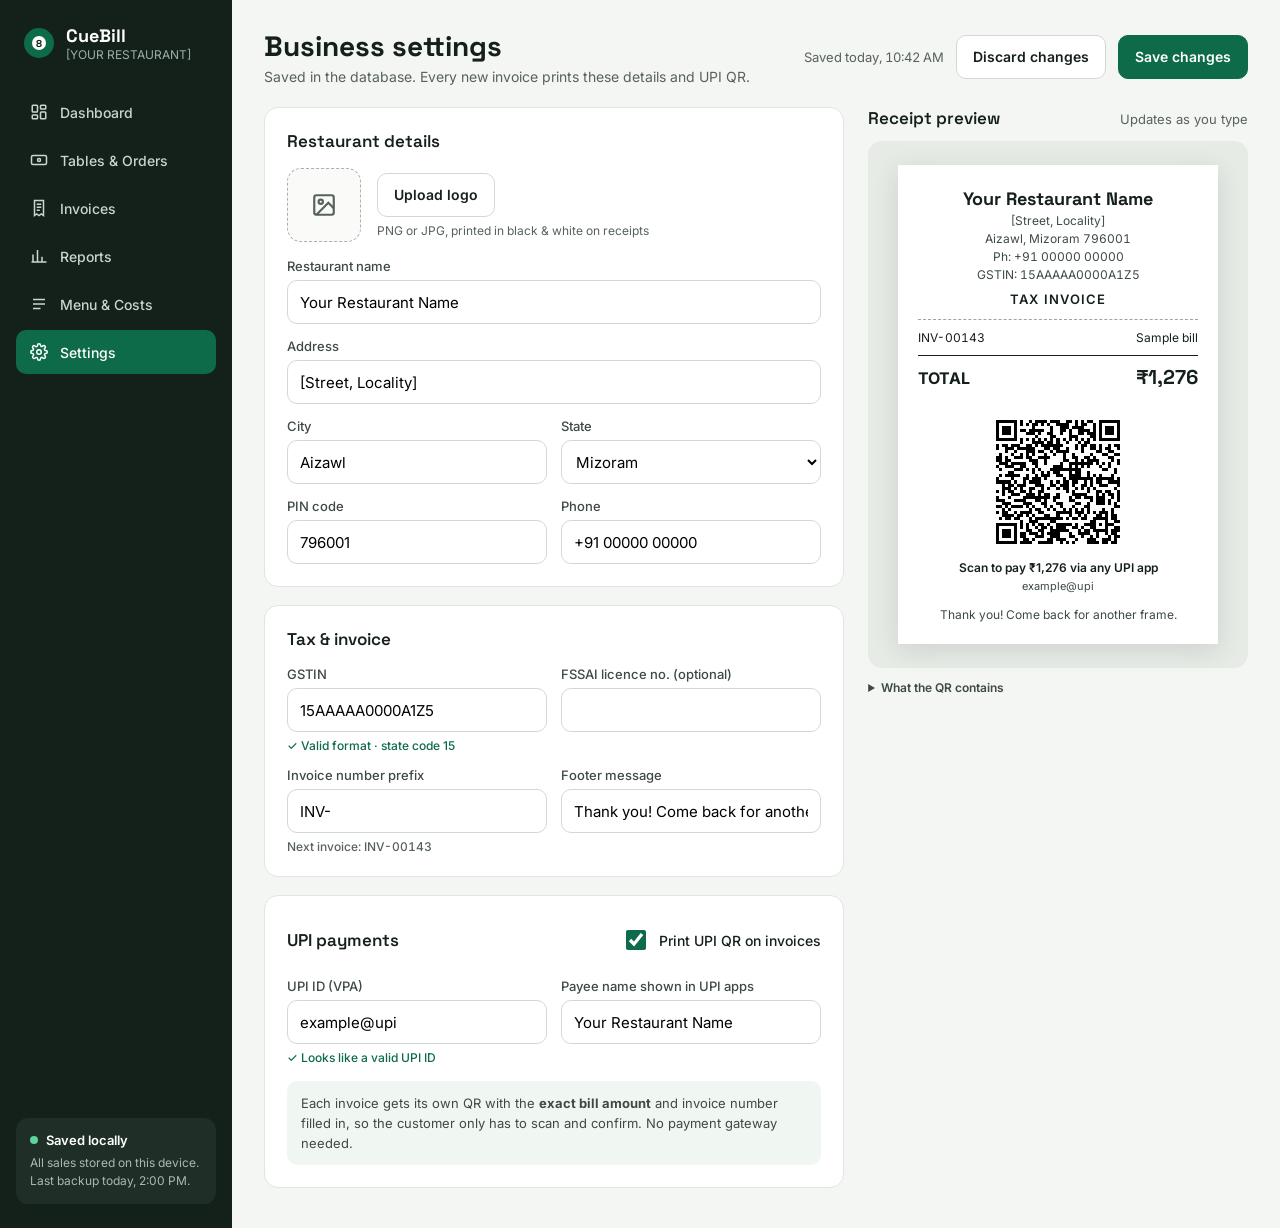
<file: cuebill-design-handoff/design/screens/06-business-settings.html>
<!doctype html>
<html lang="en">
<head>
<meta charset="utf-8">
<meta name="viewport" content="width=device-width, initial-scale=1">
<title>CueBill design reference — 06-business-settings</title>
<!-- Static render of the design canvas artboard Settings.dc.html. Reference only: build the real screen in Filament. -->
<link rel="preconnect" href="https://fonts.googleapis.com">
<link href="https://fonts.googleapis.com/css2?family=Inter:wght@400;500;600;700&amp;family=Space+Grotesk:wght@500;600;700&amp;display=swap" rel="stylesheet">
<style>
body{margin:0;background:#F4F6F3}
a{color:#0E6B4A}a:hover{color:#0A4F37}
.nav a{display:flex;align-items:center;gap:12px;padding:11px 14px;border-radius:10px;color:#C9D6CF;text-decoration:none;font-size:14px;font-weight:500;min-height:22px}
.nav a:hover{background:#1F2E27;color:#FFFFFF}
.nav a.on{background:#0E6B4A;color:#FFFFFF}
.card{background:#FFFFFF;border:1px solid #E1E5E0;border-radius:14px}
.num{font-variant-numeric:tabular-nums}
.btn{display:inline-flex;align-items:center;gap:8px;min-height:44px;padding:0 16px;border-radius:10px;font:600 14px Inter,sans-serif;cursor:pointer;text-decoration:none;box-sizing:border-box}
.btn-p{background:#0E6B4A;color:#FFFFFF;border:1px solid #0E6B4A}
.btn-s{background:#FFFFFF;color:#16201B;border:1px solid #D3D9D2}
.seg button{border:0;background:transparent;padding:0 14px;min-height:36px;border-radius:8px;font:500 13px Inter,sans-serif;color:#4A5650;cursor:pointer}
.seg button.on{background:#FFFFFF;color:#16201B;box-shadow:0 1px 2px rgba(0,0,0,.08)}
table{border-collapse:collapse;width:100%}
th{font:600 12px Inter,sans-serif;color:#56625B;text-align:left;padding:10px 12px;border-bottom:1px solid #E1E5E0;text-transform:uppercase;letter-spacing:.04em}
td{font:400 14px Inter,sans-serif;color:#16201B;padding:12px;border-bottom:1px solid #EEF1ED}
</style>
</head>
<body>
<div style="display: flex; flex-wrap: wrap; min-height: 100vh; font-family: Inter, system-ui, sans-serif; color: #16201B">
<aside style="flex: 1 0 232px; max-width: 100%; background: #14201A; padding: 24px 16px; box-sizing: border-box; display: flex; flex-direction: column; gap: 28px">
<div style="display: flex; align-items: center; gap: 10px; padding: 0 6px">
<svg width="34" height="34" viewBox="0 0 34 34" aria-hidden="true"><circle cx="17" cy="17" r="15" fill="#0E6B4A"></circle><circle cx="17" cy="17" r="7" fill="#FFFFFF"></circle><text x="17" y="21" text-anchor="middle" font-family="Space Grotesk" font-weight="700" font-size="10" fill="#14201A">8</text></svg>
<div><div style="font: 700 18px 'Space Grotesk', sans-serif; color: #FFFFFF">CueBill</div><div style="font-size: 12px; color: #9DB0A6">[YOUR RESTAURANT]</div></div>
</div>
<nav class="nav" aria-label="Main" style="display: flex; flex-direction: column; gap: 4px">
<a href="01-dashboard.html"><svg width="18" height="18" viewBox="0 0 24 24" fill="none" stroke="currentColor" stroke-width="2" aria-hidden="true"><rect x="3" y="3" width="7" height="9" rx="1"></rect><rect x="14" y="3" width="7" height="5" rx="1"></rect><rect x="14" y="12" width="7" height="9" rx="1"></rect><rect x="3" y="16" width="7" height="5" rx="1"></rect></svg>Dashboard</a>
<a href="02-tables-orders.html"><svg width="18" height="18" viewBox="0 0 24 24" fill="none" stroke="currentColor" stroke-width="2" aria-hidden="true"><rect x="2" y="6" width="20" height="12" rx="2"></rect><circle cx="12" cy="12" r="2"></circle></svg>Tables &amp; Orders</a>
<a href="03-checkout-invoice.html"><svg width="18" height="18" viewBox="0 0 24 24" fill="none" stroke="currentColor" stroke-width="2" aria-hidden="true"><path d="M6 2h12v20l-3-2-3 2-3-2-3 2z"></path><path d="M9 7h6M9 11h6M9 15h4"></path></svg>Invoices</a>
<a href="04-reports.html"><svg width="18" height="18" viewBox="0 0 24 24" fill="none" stroke="currentColor" stroke-width="2" aria-hidden="true"><path d="M4 20V10M10 20V4M16 20v-7M22 20H2"></path></svg>Reports</a>
<a href="05-menu-costs.html"><svg width="18" height="18" viewBox="0 0 24 24" fill="none" stroke="currentColor" stroke-width="2" aria-hidden="true"><path d="M4 6h16M4 12h16M4 18h10"></path></svg>Menu &amp; Costs</a>
<a class="on" href="06-business-settings.html"><svg width="18" height="18" viewBox="0 0 24 24" fill="none" stroke="currentColor" stroke-width="2" aria-hidden="true"><circle cx="12" cy="12" r="3"></circle><path d="M19.4 15a1.7 1.7 0 0 0 .3 1.8l.1.1a2 2 0 1 1-2.8 2.8l-.1-.1a1.7 1.7 0 0 0-1.8-.3 1.7 1.7 0 0 0-1 1.5V21a2 2 0 1 1-4 0v-.1a1.7 1.7 0 0 0-1.1-1.5 1.7 1.7 0 0 0-1.8.3l-.1.1a2 2 0 1 1-2.8-2.8l.1-.1a1.7 1.7 0 0 0 .3-1.8 1.7 1.7 0 0 0-1.5-1H3a2 2 0 1 1 0-4h.1a1.7 1.7 0 0 0 1.5-1.1 1.7 1.7 0 0 0-.3-1.8l-.1-.1a2 2 0 1 1 2.8-2.8l.1.1a1.7 1.7 0 0 0 1.8.3H9a1.7 1.7 0 0 0 1-1.5V3a2 2 0 1 1 4 0v.1a1.7 1.7 0 0 0 1 1.5 1.7 1.7 0 0 0 1.8-.3l.1-.1a2 2 0 1 1 2.8 2.8l-.1.1a1.7 1.7 0 0 0-.3 1.8V9a1.7 1.7 0 0 0 1.5 1H21a2 2 0 1 1 0 4h-.1a1.7 1.7 0 0 0-1.5 1z"></path></svg>Settings</a>
</nav>
<div style="margin-top: auto; background: #1F2E27; border-radius: 12px; padding: 14px; display: flex; flex-direction: column; gap: 6px">
<div style="display: flex; align-items: center; gap: 8px; font-size: 13px; color: #FFFFFF; font-weight: 600"><span style="width: 8px; height: 8px; border-radius: 50%; background: #5FD39B"></span>Saved locally</div>
<div style="font-size: 12px; color: #A9BAB1; line-height: 1.5">All sales stored on this device. Last backup today, 2:00 PM.</div>
</div>
</aside>
<main style="flex: 999 1 560px; min-width: 0; padding: 28px 32px 40px; box-sizing: border-box; display: flex; flex-direction: column; gap: 22px">

<header style="display: flex; flex-wrap: wrap; justify-content: space-between; align-items: center; gap: 12px">
<div><h1 style="margin: 0; font: 700 28px 'Space Grotesk', sans-serif">Business settings</h1><p style="margin: 4px 0 0; font-size: 14px; color: #56625B">Saved in the database. Every new invoice prints these details and UPI QR.</p></div>
<div style="display: flex; gap: 12px; align-items: center; flex-wrap: wrap">
<span role="status" class="num" style="font-size: 13px; color: #56625B">Saved today, 10:42 AM</span>
<button class="btn btn-s">Discard changes</button>
<button class="btn btn-p">Save changes</button>
</div>
</header>

<div style="display: flex; flex-wrap: wrap; gap: 24px; align-items: flex-start">

<div style="flex: 3 1 520px; min-width: 0; display: flex; flex-direction: column; gap: 18px">

<section class="card" style="padding: 22px; display: flex; flex-direction: column; gap: 16px">
<h2 style="margin: 0; font: 600 17px 'Space Grotesk', sans-serif">Restaurant details</h2>
<div style="display: flex; gap: 16px; align-items: center; flex-wrap: wrap">
<div style="width: 72px; height: 72px; border-radius: 14px; border: 1px dashed #A7B2AC; display: flex; align-items: center; justify-content: center; background: #FAFBF9"><svg width="26" height="26" viewBox="0 0 24 24" fill="none" stroke="#56625B" stroke-width="2" aria-hidden="true"><rect x="3" y="3" width="18" height="18" rx="2"></rect><circle cx="9" cy="9" r="2"></circle><path d="M21 15l-5-5L5 21"></path></svg></div>
<div style="display: flex; flex-direction: column; gap: 6px"><button class="btn btn-s" style="align-self: flex-start">Upload logo</button><span style="font-size: 12px; color: #56625B">PNG or JPG, printed in black &amp; white on receipts</span></div>
</div>
<div style="display: grid; grid-template-columns: repeat(auto-fit, minmax(min(240px, 100%), 1fr)); gap: 14px">
<label style="display: flex; flex-direction: column; gap: 6px; font-size: 13px; font-weight: 500; color: #3E4A44; grid-column: 1 / -1">Restaurant name<input value="Your Restaurant Name" style="min-height: 44px; border: 1px solid #D3D9D2; border-radius: 10px; padding: 0 12px; font: 400 15px Inter, sans-serif; box-sizing: border-box"></label>
<label style="display: flex; flex-direction: column; gap: 6px; font-size: 13px; font-weight: 500; color: #3E4A44; grid-column: 1 / -1">Address<input value="[Street, Locality]" style="min-height: 44px; border: 1px solid #D3D9D2; border-radius: 10px; padding: 0 12px; font: 400 15px Inter, sans-serif; box-sizing: border-box"></label>
<label style="display: flex; flex-direction: column; gap: 6px; font-size: 13px; font-weight: 500; color: #3E4A44">City<input value="Aizawl" style="min-height: 44px; border: 1px solid #D3D9D2; border-radius: 10px; padding: 0 12px; font: 400 15px Inter, sans-serif; box-sizing: border-box"></label>
<label style="display: flex; flex-direction: column; gap: 6px; font-size: 13px; font-weight: 500; color: #3E4A44">State<select style="min-height: 44px; border: 1px solid #D3D9D2; border-radius: 10px; padding: 0 10px; font: 400 15px Inter, sans-serif; background: #FFFFFF"><option>Mizoram</option><option>Assam</option><option>Manipur</option><option>Meghalaya</option><option>Tripura</option><option>Nagaland</option></select></label>
<label style="display: flex; flex-direction: column; gap: 6px; font-size: 13px; font-weight: 500; color: #3E4A44">PIN code<input value="796001" inputmode="numeric" class="num" style="min-height: 44px; border: 1px solid #D3D9D2; border-radius: 10px; padding: 0 12px; font: 400 15px Inter, sans-serif; box-sizing: border-box"></label>
<label style="display: flex; flex-direction: column; gap: 6px; font-size: 13px; font-weight: 500; color: #3E4A44">Phone<input value="+91 00000 00000" class="num" style="min-height: 44px; border: 1px solid #D3D9D2; border-radius: 10px; padding: 0 12px; font: 400 15px Inter, sans-serif; box-sizing: border-box"></label>
</div>
</section>

<section class="card" style="padding: 22px; display: flex; flex-direction: column; gap: 16px">
<h2 style="margin: 0; font: 600 17px 'Space Grotesk', sans-serif">Tax &amp; invoice</h2>
<div style="display: grid; grid-template-columns: repeat(auto-fit, minmax(min(240px, 100%), 1fr)); gap: 14px">
<label style="display: flex; flex-direction: column; gap: 6px; font-size: 13px; font-weight: 500; color: #3E4A44">GSTIN<input value="15AAAAA0000A1Z5" maxlength="15" class="num" style="min-height: 44px; border: 1px solid #D3D9D2; border-radius: 10px; padding: 0 12px; font: 400 15px Inter, sans-serif; box-sizing: border-box"><span style="font-size: 12px; font-weight: 500; color: #0E6B4A">✓ Valid format · state code 15</span></label>
<label style="display: flex; flex-direction: column; gap: 6px; font-size: 13px; font-weight: 500; color: #3E4A44">FSSAI licence no. (optional)<input value="" class="num" style="min-height: 44px; border: 1px solid #D3D9D2; border-radius: 10px; padding: 0 12px; font: 400 15px Inter, sans-serif; box-sizing: border-box"></label>
<label style="display: flex; flex-direction: column; gap: 6px; font-size: 13px; font-weight: 500; color: #3E4A44">Invoice number prefix<input value="INV-" style="min-height: 44px; border: 1px solid #D3D9D2; border-radius: 10px; padding: 0 12px; font: 400 15px Inter, sans-serif; box-sizing: border-box"><span class="num" style="font-size: 12px; color: #56625B">Next invoice: INV-00143</span></label>
<label style="display: flex; flex-direction: column; gap: 6px; font-size: 13px; font-weight: 500; color: #3E4A44">Footer message<input value="Thank you! Come back for another frame." style="min-height: 44px; border: 1px solid #D3D9D2; border-radius: 10px; padding: 0 12px; font: 400 15px Inter, sans-serif; box-sizing: border-box"></label>
</div>
</section>

<section class="card" style="padding: 22px; display: flex; flex-direction: column; gap: 16px">
<div style="display: flex; justify-content: space-between; align-items: center; gap: 12px; flex-wrap: wrap">
<h2 style="margin: 0; font: 600 17px 'Space Grotesk', sans-serif">UPI payments</h2>
<label style="display: flex; align-items: center; gap: 10px; font-size: 14px; font-weight: 500; min-height: 44px"><input type="checkbox" checked="true" style="width: 20px; height: 20px; accent-color: #0E6B4A">Print UPI QR on invoices</label>
</div>
<div style="display: grid; grid-template-columns: repeat(auto-fit, minmax(min(240px, 100%), 1fr)); gap: 14px">
<label style="display: flex; flex-direction: column; gap: 6px; font-size: 13px; font-weight: 500; color: #3E4A44">UPI ID (VPA)<input value="example@upi" placeholder="name@bank" style="min-height: 44px; border: 1px solid #D3D9D2; border-radius: 10px; padding: 0 12px; font: 400 15px Inter, sans-serif; box-sizing: border-box"><span style="font-size: 12px; font-weight: 500; color: #0E6B4A">✓ Looks like a valid UPI ID</span></label>
<label style="display: flex; flex-direction: column; gap: 6px; font-size: 13px; font-weight: 500; color: #3E4A44">Payee name shown in UPI apps<input value="Your Restaurant Name" style="min-height: 44px; border: 1px solid #D3D9D2; border-radius: 10px; padding: 0 12px; font: 400 15px Inter, sans-serif; box-sizing: border-box"></label>
</div>
<div style="background: #F0F7F3; border-radius: 10px; padding: 12px 14px; font-size: 13px; color: #3E4A44; line-height: 1.55">
Each invoice gets its own QR with the <b>exact bill amount</b> and invoice number filled in, so the customer only has to scan and confirm. No payment gateway needed.
</div>
</section>
</div>

<aside aria-label="Invoice preview" style="flex: 2 1 340px; min-width: 0; display: flex; flex-direction: column; gap: 12px">
<div style="display: flex; justify-content: space-between; align-items: baseline"><h2 style="margin: 0; font: 600 17px 'Space Grotesk', sans-serif">Receipt preview</h2><span style="font-size: 13px; color: #56625B">Updates as you type</span></div>
<div style="background: #E7EBE6; border-radius: 14px; padding: 24px; display: flex; justify-content: center">
<div style="background: #FFFFFF; box-shadow: 0 6px 24px rgba(20,32,26,.12); padding: 22px 20px; width: 100%; max-width: 320px; box-sizing: border-box; display: flex; flex-direction: column; gap: 10px">
<div style="text-align: center; display: flex; flex-direction: column; gap: 3px; padding-bottom: 12px; border-bottom: 1px dashed #9AA59F">
<div style="font: 700 18px 'Space Grotesk', sans-serif">Your Restaurant Name</div>
<div style="font-size: 12px; color: #3E4A44">[Street, Locality]</div>
<div class="num" style="font-size: 12px; color: #3E4A44">Aizawl, Mizoram 796001</div>
<div class="num" style="font-size: 12px; color: #3E4A44">Ph: +91 00000 00000</div>
<div class="num" style="font-size: 12px; color: #3E4A44">GSTIN: 15AAAAA0000A1Z5</div>

<div style="font: 600 13px Inter, sans-serif; margin-top: 6px; letter-spacing: .08em">TAX INVOICE</div>
</div>
<div class="num" style="display: flex; justify-content: space-between; font-size: 12px"><span>INV-00143</span><span>Sample bill</span></div>
<div class="num" style="display: flex; justify-content: space-between; align-items: baseline; border-top: 1px solid #16201B; padding-top: 8px"><span style="font-weight: 700">TOTAL</span><span style="font: 700 20px 'Space Grotesk', sans-serif">₹1,276</span></div>

<div style="display: flex; flex-direction: column; align-items: center; gap: 4px; padding-top: 8px">
<svg width="148" height="148" viewBox="0 0 49 49" role="img" aria-label="UPI QR code for example@upi" shape-rendering="crispEdges"><rect width="100%" height="100%" fill="#FFFFFF"></rect><path d="M4 4h1v1h-1zM5 4h1v1h-1zM6 4h1v1h-1zM7 4h1v1h-1zM8 4h1v1h-1zM9 4h1v1h-1zM10 4h1v1h-1zM12 4h1v1h-1zM15 4h1v1h-1zM17 4h1v1h-1zM18 4h1v1h-1zM19 4h1v1h-1zM20 4h1v1h-1zM22 4h1v1h-1zM23 4h1v1h-1zM24 4h1v1h-1zM27 4h1v1h-1zM28 4h1v1h-1zM30 4h1v1h-1zM32 4h1v1h-1zM34 4h1v1h-1zM35 4h1v1h-1zM38 4h1v1h-1zM39 4h1v1h-1zM40 4h1v1h-1zM41 4h1v1h-1zM42 4h1v1h-1zM43 4h1v1h-1zM44 4h1v1h-1zM4 5h1v1h-1zM10 5h1v1h-1zM12 5h1v1h-1zM14 5h1v1h-1zM16 5h1v1h-1zM17 5h1v1h-1zM19 5h1v1h-1zM21 5h1v1h-1zM24 5h1v1h-1zM25 5h1v1h-1zM26 5h1v1h-1zM27 5h1v1h-1zM30 5h1v1h-1zM32 5h1v1h-1zM33 5h1v1h-1zM36 5h1v1h-1zM38 5h1v1h-1zM44 5h1v1h-1zM4 6h1v1h-1zM6 6h1v1h-1zM7 6h1v1h-1zM8 6h1v1h-1zM10 6h1v1h-1zM16 6h1v1h-1zM22 6h1v1h-1zM25 6h1v1h-1zM26 6h1v1h-1zM27 6h1v1h-1zM29 6h1v1h-1zM30 6h1v1h-1zM31 6h1v1h-1zM32 6h1v1h-1zM36 6h1v1h-1zM38 6h1v1h-1zM40 6h1v1h-1zM41 6h1v1h-1zM42 6h1v1h-1zM44 6h1v1h-1zM4 7h1v1h-1zM6 7h1v1h-1zM7 7h1v1h-1zM8 7h1v1h-1zM10 7h1v1h-1zM12 7h1v1h-1zM13 7h1v1h-1zM15 7h1v1h-1zM16 7h1v1h-1zM17 7h1v1h-1zM18 7h1v1h-1zM19 7h1v1h-1zM22 7h1v1h-1zM25 7h1v1h-1zM26 7h1v1h-1zM28 7h1v1h-1zM31 7h1v1h-1zM32 7h1v1h-1zM33 7h1v1h-1zM34 7h1v1h-1zM36 7h1v1h-1zM38 7h1v1h-1zM40 7h1v1h-1zM41 7h1v1h-1zM42 7h1v1h-1zM44 7h1v1h-1zM4 8h1v1h-1zM6 8h1v1h-1zM7 8h1v1h-1zM8 8h1v1h-1zM10 8h1v1h-1zM14 8h1v1h-1zM15 8h1v1h-1zM16 8h1v1h-1zM18 8h1v1h-1zM21 8h1v1h-1zM22 8h1v1h-1zM25 8h1v1h-1zM28 8h1v1h-1zM31 8h1v1h-1zM32 8h1v1h-1zM34 8h1v1h-1zM35 8h1v1h-1zM36 8h1v1h-1zM38 8h1v1h-1zM40 8h1v1h-1zM41 8h1v1h-1zM42 8h1v1h-1zM44 8h1v1h-1zM4 9h1v1h-1zM10 9h1v1h-1zM17 9h1v1h-1zM22 9h1v1h-1zM23 9h1v1h-1zM28 9h1v1h-1zM29 9h1v1h-1zM30 9h1v1h-1zM35 9h1v1h-1zM36 9h1v1h-1zM38 9h1v1h-1zM44 9h1v1h-1zM4 10h1v1h-1zM5 10h1v1h-1zM6 10h1v1h-1zM7 10h1v1h-1zM8 10h1v1h-1zM9 10h1v1h-1zM10 10h1v1h-1zM12 10h1v1h-1zM14 10h1v1h-1zM16 10h1v1h-1zM18 10h1v1h-1zM20 10h1v1h-1zM22 10h1v1h-1zM24 10h1v1h-1zM26 10h1v1h-1zM28 10h1v1h-1zM30 10h1v1h-1zM32 10h1v1h-1zM34 10h1v1h-1zM36 10h1v1h-1zM38 10h1v1h-1zM39 10h1v1h-1zM40 10h1v1h-1zM41 10h1v1h-1zM42 10h1v1h-1zM43 10h1v1h-1zM44 10h1v1h-1zM12 11h1v1h-1zM16 11h1v1h-1zM17 11h1v1h-1zM18 11h1v1h-1zM19 11h1v1h-1zM21 11h1v1h-1zM22 11h1v1h-1zM24 11h1v1h-1zM27 11h1v1h-1zM31 11h1v1h-1zM33 11h1v1h-1zM34 11h1v1h-1zM4 12h1v1h-1zM6 12h1v1h-1zM7 12h1v1h-1zM9 12h1v1h-1zM10 12h1v1h-1zM11 12h1v1h-1zM14 12h1v1h-1zM15 12h1v1h-1zM17 12h1v1h-1zM19 12h1v1h-1zM20 12h1v1h-1zM21 12h1v1h-1zM22 12h1v1h-1zM23 12h1v1h-1zM24 12h1v1h-1zM25 12h1v1h-1zM30 12h1v1h-1zM32 12h1v1h-1zM33 12h1v1h-1zM35 12h1v1h-1zM36 12h1v1h-1zM38 12h1v1h-1zM41 12h1v1h-1zM43 12h1v1h-1zM44 12h1v1h-1zM4 13h1v1h-1zM7 13h1v1h-1zM8 13h1v1h-1zM9 13h1v1h-1zM11 13h1v1h-1zM12 13h1v1h-1zM13 13h1v1h-1zM14 13h1v1h-1zM15 13h1v1h-1zM16 13h1v1h-1zM20 13h1v1h-1zM21 13h1v1h-1zM23 13h1v1h-1zM24 13h1v1h-1zM27 13h1v1h-1zM30 13h1v1h-1zM32 13h1v1h-1zM35 13h1v1h-1zM36 13h1v1h-1zM38 13h1v1h-1zM40 13h1v1h-1zM41 13h1v1h-1zM44 13h1v1h-1zM7 14h1v1h-1zM10 14h1v1h-1zM14 14h1v1h-1zM15 14h1v1h-1zM16 14h1v1h-1zM18 14h1v1h-1zM19 14h1v1h-1zM22 14h1v1h-1zM24 14h1v1h-1zM25 14h1v1h-1zM26 14h1v1h-1zM27 14h1v1h-1zM32 14h1v1h-1zM37 14h1v1h-1zM38 14h1v1h-1zM41 14h1v1h-1zM42 14h1v1h-1zM5 15h1v1h-1zM9 15h1v1h-1zM12 15h1v1h-1zM14 15h1v1h-1zM16 15h1v1h-1zM20 15h1v1h-1zM23 15h1v1h-1zM26 15h1v1h-1zM29 15h1v1h-1zM35 15h1v1h-1zM39 15h1v1h-1zM40 15h1v1h-1zM43 15h1v1h-1zM44 15h1v1h-1zM4 16h1v1h-1zM5 16h1v1h-1zM7 16h1v1h-1zM10 16h1v1h-1zM11 16h1v1h-1zM12 16h1v1h-1zM14 16h1v1h-1zM15 16h1v1h-1zM18 16h1v1h-1zM19 16h1v1h-1zM20 16h1v1h-1zM21 16h1v1h-1zM26 16h1v1h-1zM29 16h1v1h-1zM30 16h1v1h-1zM33 16h1v1h-1zM34 16h1v1h-1zM36 16h1v1h-1zM41 16h1v1h-1zM42 16h1v1h-1zM4 17h1v1h-1zM5 17h1v1h-1zM7 17h1v1h-1zM8 17h1v1h-1zM15 17h1v1h-1zM16 17h1v1h-1zM17 17h1v1h-1zM20 17h1v1h-1zM26 17h1v1h-1zM27 17h1v1h-1zM30 17h1v1h-1zM32 17h1v1h-1zM34 17h1v1h-1zM35 17h1v1h-1zM36 17h1v1h-1zM37 17h1v1h-1zM42 17h1v1h-1zM44 17h1v1h-1zM5 18h1v1h-1zM6 18h1v1h-1zM7 18h1v1h-1zM9 18h1v1h-1zM10 18h1v1h-1zM11 18h1v1h-1zM12 18h1v1h-1zM13 18h1v1h-1zM16 18h1v1h-1zM17 18h1v1h-1zM20 18h1v1h-1zM25 18h1v1h-1zM28 18h1v1h-1zM29 18h1v1h-1zM30 18h1v1h-1zM31 18h1v1h-1zM32 18h1v1h-1zM33 18h1v1h-1zM34 18h1v1h-1zM35 18h1v1h-1zM37 18h1v1h-1zM39 18h1v1h-1zM41 18h1v1h-1zM44 18h1v1h-1zM4 19h1v1h-1zM7 19h1v1h-1zM8 19h1v1h-1zM9 19h1v1h-1zM12 19h1v1h-1zM13 19h1v1h-1zM17 19h1v1h-1zM23 19h1v1h-1zM24 19h1v1h-1zM25 19h1v1h-1zM28 19h1v1h-1zM30 19h1v1h-1zM32 19h1v1h-1zM34 19h1v1h-1zM38 19h1v1h-1zM41 19h1v1h-1zM5 20h1v1h-1zM10 20h1v1h-1zM11 20h1v1h-1zM12 20h1v1h-1zM14 20h1v1h-1zM16 20h1v1h-1zM18 20h1v1h-1zM22 20h1v1h-1zM23 20h1v1h-1zM24 20h1v1h-1zM25 20h1v1h-1zM26 20h1v1h-1zM27 20h1v1h-1zM28 20h1v1h-1zM29 20h1v1h-1zM30 20h1v1h-1zM31 20h1v1h-1zM39 20h1v1h-1zM40 20h1v1h-1zM43 20h1v1h-1zM8 21h1v1h-1zM9 21h1v1h-1zM16 21h1v1h-1zM19 21h1v1h-1zM21 21h1v1h-1zM23 21h1v1h-1zM24 21h1v1h-1zM28 21h1v1h-1zM30 21h1v1h-1zM31 21h1v1h-1zM34 21h1v1h-1zM43 21h1v1h-1zM5 22h1v1h-1zM7 22h1v1h-1zM8 22h1v1h-1zM9 22h1v1h-1zM10 22h1v1h-1zM11 22h1v1h-1zM14 22h1v1h-1zM17 22h1v1h-1zM19 22h1v1h-1zM20 22h1v1h-1zM21 22h1v1h-1zM24 22h1v1h-1zM25 22h1v1h-1zM28 22h1v1h-1zM29 22h1v1h-1zM30 22h1v1h-1zM31 22h1v1h-1zM34 22h1v1h-1zM36 22h1v1h-1zM38 22h1v1h-1zM42 22h1v1h-1zM4 23h1v1h-1zM9 23h1v1h-1zM13 23h1v1h-1zM14 23h1v1h-1zM16 23h1v1h-1zM17 23h1v1h-1zM18 23h1v1h-1zM20 23h1v1h-1zM26 23h1v1h-1zM28 23h1v1h-1zM29 23h1v1h-1zM30 23h1v1h-1zM31 23h1v1h-1zM32 23h1v1h-1zM33 23h1v1h-1zM34 23h1v1h-1zM35 23h1v1h-1zM37 23h1v1h-1zM38 23h1v1h-1zM39 23h1v1h-1zM40 23h1v1h-1zM41 23h1v1h-1zM42 23h1v1h-1zM44 23h1v1h-1zM4 24h1v1h-1zM5 24h1v1h-1zM6 24h1v1h-1zM7 24h1v1h-1zM8 24h1v1h-1zM10 24h1v1h-1zM13 24h1v1h-1zM15 24h1v1h-1zM16 24h1v1h-1zM17 24h1v1h-1zM18 24h1v1h-1zM22 24h1v1h-1zM24 24h1v1h-1zM26 24h1v1h-1zM27 24h1v1h-1zM29 24h1v1h-1zM30 24h1v1h-1zM33 24h1v1h-1zM35 24h1v1h-1zM37 24h1v1h-1zM38 24h1v1h-1zM41 24h1v1h-1zM42 24h1v1h-1zM43 24h1v1h-1zM44 24h1v1h-1zM6 25h1v1h-1zM8 25h1v1h-1zM9 25h1v1h-1zM11 25h1v1h-1zM12 25h1v1h-1zM13 25h1v1h-1zM17 25h1v1h-1zM18 25h1v1h-1zM19 25h1v1h-1zM22 25h1v1h-1zM23 25h1v1h-1zM25 25h1v1h-1zM26 25h1v1h-1zM27 25h1v1h-1zM29 25h1v1h-1zM32 25h1v1h-1zM33 25h1v1h-1zM35 25h1v1h-1zM38 25h1v1h-1zM39 25h1v1h-1zM40 25h1v1h-1zM44 25h1v1h-1zM6 26h1v1h-1zM7 26h1v1h-1zM8 26h1v1h-1zM10 26h1v1h-1zM12 26h1v1h-1zM15 26h1v1h-1zM16 26h1v1h-1zM19 26h1v1h-1zM21 26h1v1h-1zM24 26h1v1h-1zM26 26h1v1h-1zM27 26h1v1h-1zM30 26h1v1h-1zM32 26h1v1h-1zM34 26h1v1h-1zM36 26h1v1h-1zM43 26h1v1h-1zM4 27h1v1h-1zM6 27h1v1h-1zM8 27h1v1h-1zM9 27h1v1h-1zM12 27h1v1h-1zM13 27h1v1h-1zM15 27h1v1h-1zM18 27h1v1h-1zM19 27h1v1h-1zM27 27h1v1h-1zM29 27h1v1h-1zM34 27h1v1h-1zM37 27h1v1h-1zM38 27h1v1h-1zM40 27h1v1h-1zM41 27h1v1h-1zM44 27h1v1h-1zM6 28h1v1h-1zM9 28h1v1h-1zM10 28h1v1h-1zM11 28h1v1h-1zM14 28h1v1h-1zM15 28h1v1h-1zM16 28h1v1h-1zM18 28h1v1h-1zM20 28h1v1h-1zM21 28h1v1h-1zM24 28h1v1h-1zM29 28h1v1h-1zM30 28h1v1h-1zM31 28h1v1h-1zM32 28h1v1h-1zM33 28h1v1h-1zM37 28h1v1h-1zM39 28h1v1h-1zM41 28h1v1h-1zM42 28h1v1h-1zM44 28h1v1h-1zM4 29h1v1h-1zM8 29h1v1h-1zM13 29h1v1h-1zM14 29h1v1h-1zM15 29h1v1h-1zM16 29h1v1h-1zM17 29h1v1h-1zM18 29h1v1h-1zM19 29h1v1h-1zM20 29h1v1h-1zM21 29h1v1h-1zM23 29h1v1h-1zM24 29h1v1h-1zM28 29h1v1h-1zM30 29h1v1h-1zM31 29h1v1h-1zM33 29h1v1h-1zM34 29h1v1h-1zM35 29h1v1h-1zM37 29h1v1h-1zM38 29h1v1h-1zM39 29h1v1h-1zM42 29h1v1h-1zM44 29h1v1h-1zM4 30h1v1h-1zM5 30h1v1h-1zM6 30h1v1h-1zM10 30h1v1h-1zM11 30h1v1h-1zM12 30h1v1h-1zM13 30h1v1h-1zM17 30h1v1h-1zM18 30h1v1h-1zM20 30h1v1h-1zM23 30h1v1h-1zM28 30h1v1h-1zM29 30h1v1h-1zM35 30h1v1h-1zM37 30h1v1h-1zM38 30h1v1h-1zM39 30h1v1h-1zM41 30h1v1h-1zM44 30h1v1h-1zM6 31h1v1h-1zM7 31h1v1h-1zM8 31h1v1h-1zM13 31h1v1h-1zM14 31h1v1h-1zM15 31h1v1h-1zM19 31h1v1h-1zM20 31h1v1h-1zM24 31h1v1h-1zM25 31h1v1h-1zM30 31h1v1h-1zM31 31h1v1h-1zM34 31h1v1h-1zM37 31h1v1h-1zM38 31h1v1h-1zM39 31h1v1h-1zM41 31h1v1h-1zM43 31h1v1h-1zM4 32h1v1h-1zM5 32h1v1h-1zM7 32h1v1h-1zM9 32h1v1h-1zM10 32h1v1h-1zM11 32h1v1h-1zM12 32h1v1h-1zM14 32h1v1h-1zM16 32h1v1h-1zM20 32h1v1h-1zM22 32h1v1h-1zM25 32h1v1h-1zM29 32h1v1h-1zM33 32h1v1h-1zM34 32h1v1h-1zM43 32h1v1h-1zM44 32h1v1h-1zM6 33h1v1h-1zM8 33h1v1h-1zM15 33h1v1h-1zM17 33h1v1h-1zM18 33h1v1h-1zM21 33h1v1h-1zM23 33h1v1h-1zM26 33h1v1h-1zM28 33h1v1h-1zM30 33h1v1h-1zM32 33h1v1h-1zM34 33h1v1h-1zM39 33h1v1h-1zM42 33h1v1h-1zM4 34h1v1h-1zM6 34h1v1h-1zM7 34h1v1h-1zM10 34h1v1h-1zM12 34h1v1h-1zM13 34h1v1h-1zM14 34h1v1h-1zM15 34h1v1h-1zM18 34h1v1h-1zM19 34h1v1h-1zM24 34h1v1h-1zM25 34h1v1h-1zM26 34h1v1h-1zM27 34h1v1h-1zM28 34h1v1h-1zM30 34h1v1h-1zM31 34h1v1h-1zM32 34h1v1h-1zM34 34h1v1h-1zM36 34h1v1h-1zM38 34h1v1h-1zM39 34h1v1h-1zM40 34h1v1h-1zM42 34h1v1h-1zM6 35h1v1h-1zM7 35h1v1h-1zM8 35h1v1h-1zM9 35h1v1h-1zM11 35h1v1h-1zM12 35h1v1h-1zM14 35h1v1h-1zM16 35h1v1h-1zM20 35h1v1h-1zM21 35h1v1h-1zM24 35h1v1h-1zM28 35h1v1h-1zM31 35h1v1h-1zM33 35h1v1h-1zM37 35h1v1h-1zM38 35h1v1h-1zM40 35h1v1h-1zM42 35h1v1h-1zM43 35h1v1h-1zM5 36h1v1h-1zM7 36h1v1h-1zM8 36h1v1h-1zM10 36h1v1h-1zM11 36h1v1h-1zM15 36h1v1h-1zM17 36h1v1h-1zM18 36h1v1h-1zM19 36h1v1h-1zM20 36h1v1h-1zM21 36h1v1h-1zM22 36h1v1h-1zM23 36h1v1h-1zM24 36h1v1h-1zM25 36h1v1h-1zM27 36h1v1h-1zM29 36h1v1h-1zM30 36h1v1h-1zM32 36h1v1h-1zM33 36h1v1h-1zM36 36h1v1h-1zM37 36h1v1h-1zM38 36h1v1h-1zM39 36h1v1h-1zM40 36h1v1h-1zM42 36h1v1h-1zM43 36h1v1h-1zM12 37h1v1h-1zM15 37h1v1h-1zM16 37h1v1h-1zM17 37h1v1h-1zM22 37h1v1h-1zM23 37h1v1h-1zM35 37h1v1h-1zM36 37h1v1h-1zM40 37h1v1h-1zM43 37h1v1h-1zM44 37h1v1h-1zM4 38h1v1h-1zM5 38h1v1h-1zM6 38h1v1h-1zM7 38h1v1h-1zM8 38h1v1h-1zM9 38h1v1h-1zM10 38h1v1h-1zM12 38h1v1h-1zM14 38h1v1h-1zM16 38h1v1h-1zM18 38h1v1h-1zM19 38h1v1h-1zM21 38h1v1h-1zM24 38h1v1h-1zM25 38h1v1h-1zM26 38h1v1h-1zM27 38h1v1h-1zM28 38h1v1h-1zM30 38h1v1h-1zM33 38h1v1h-1zM34 38h1v1h-1zM35 38h1v1h-1zM36 38h1v1h-1zM38 38h1v1h-1zM40 38h1v1h-1zM41 38h1v1h-1zM42 38h1v1h-1zM4 39h1v1h-1zM10 39h1v1h-1zM12 39h1v1h-1zM14 39h1v1h-1zM17 39h1v1h-1zM19 39h1v1h-1zM20 39h1v1h-1zM22 39h1v1h-1zM24 39h1v1h-1zM25 39h1v1h-1zM26 39h1v1h-1zM29 39h1v1h-1zM30 39h1v1h-1zM32 39h1v1h-1zM35 39h1v1h-1zM36 39h1v1h-1zM40 39h1v1h-1zM43 39h1v1h-1zM44 39h1v1h-1zM4 40h1v1h-1zM6 40h1v1h-1zM7 40h1v1h-1zM8 40h1v1h-1zM10 40h1v1h-1zM14 40h1v1h-1zM15 40h1v1h-1zM18 40h1v1h-1zM19 40h1v1h-1zM22 40h1v1h-1zM23 40h1v1h-1zM24 40h1v1h-1zM25 40h1v1h-1zM26 40h1v1h-1zM27 40h1v1h-1zM31 40h1v1h-1zM33 40h1v1h-1zM34 40h1v1h-1zM36 40h1v1h-1zM37 40h1v1h-1zM38 40h1v1h-1zM39 40h1v1h-1zM40 40h1v1h-1zM42 40h1v1h-1zM43 40h1v1h-1zM44 40h1v1h-1zM4 41h1v1h-1zM6 41h1v1h-1zM7 41h1v1h-1zM8 41h1v1h-1zM10 41h1v1h-1zM12 41h1v1h-1zM13 41h1v1h-1zM15 41h1v1h-1zM16 41h1v1h-1zM17 41h1v1h-1zM19 41h1v1h-1zM21 41h1v1h-1zM22 41h1v1h-1zM23 41h1v1h-1zM24 41h1v1h-1zM28 41h1v1h-1zM31 41h1v1h-1zM32 41h1v1h-1zM33 41h1v1h-1zM34 41h1v1h-1zM37 41h1v1h-1zM40 41h1v1h-1zM42 41h1v1h-1zM43 41h1v1h-1zM4 42h1v1h-1zM6 42h1v1h-1zM7 42h1v1h-1zM8 42h1v1h-1zM10 42h1v1h-1zM12 42h1v1h-1zM13 42h1v1h-1zM17 42h1v1h-1zM18 42h1v1h-1zM19 42h1v1h-1zM22 42h1v1h-1zM23 42h1v1h-1zM24 42h1v1h-1zM28 42h1v1h-1zM29 42h1v1h-1zM32 42h1v1h-1zM35 42h1v1h-1zM37 42h1v1h-1zM41 42h1v1h-1zM43 42h1v1h-1zM44 42h1v1h-1zM4 43h1v1h-1zM10 43h1v1h-1zM13 43h1v1h-1zM14 43h1v1h-1zM16 43h1v1h-1zM21 43h1v1h-1zM22 43h1v1h-1zM24 43h1v1h-1zM25 43h1v1h-1zM26 43h1v1h-1zM30 43h1v1h-1zM34 43h1v1h-1zM35 43h1v1h-1zM36 43h1v1h-1zM39 43h1v1h-1zM40 43h1v1h-1zM41 43h1v1h-1zM43 43h1v1h-1zM4 44h1v1h-1zM5 44h1v1h-1zM6 44h1v1h-1zM7 44h1v1h-1zM8 44h1v1h-1zM9 44h1v1h-1zM10 44h1v1h-1zM12 44h1v1h-1zM13 44h1v1h-1zM14 44h1v1h-1zM15 44h1v1h-1zM18 44h1v1h-1zM19 44h1v1h-1zM20 44h1v1h-1zM21 44h1v1h-1zM22 44h1v1h-1zM25 44h1v1h-1zM27 44h1v1h-1zM29 44h1v1h-1zM34 44h1v1h-1zM35 44h1v1h-1zM36 44h1v1h-1zM37 44h1v1h-1zM39 44h1v1h-1zM40 44h1v1h-1zM42 44h1v1h-1zM43 44h1v1h-1z" fill="#000000"></path></svg>
<span style="font-size: 12px; font-weight: 600">Scan to pay ₹1,276 via any UPI app</span>
<span class="num" style="font-size: 11px; color: #3E4A44">example@upi</span>
</div>

<div style="text-align: center; font-size: 12px; color: #3E4A44; padding-top: 4px">Thank you! Come back for another frame.</div>
</div>
</div>
<details style="font-size: 12px; color: #3E4A44">
<summary style="cursor: pointer; font-weight: 600; min-height: 28px">What the QR contains</summary>
<code class="num" style="display: block; margin-top: 6px; padding: 10px; background: #FFFFFF; border: 1px solid #E1E5E0; border-radius: 8px; word-break: break-all; font-size: 12px">upi://pay?pa=example%40upi&amp;pn=Your%20Restaurant%20Name&amp;am=1276.00&amp;cu=INR&amp;tn=Bill%20INV-00143</code>
</details>
</aside>
</div>
</main>
</div>
</body>
</html>
</file>
